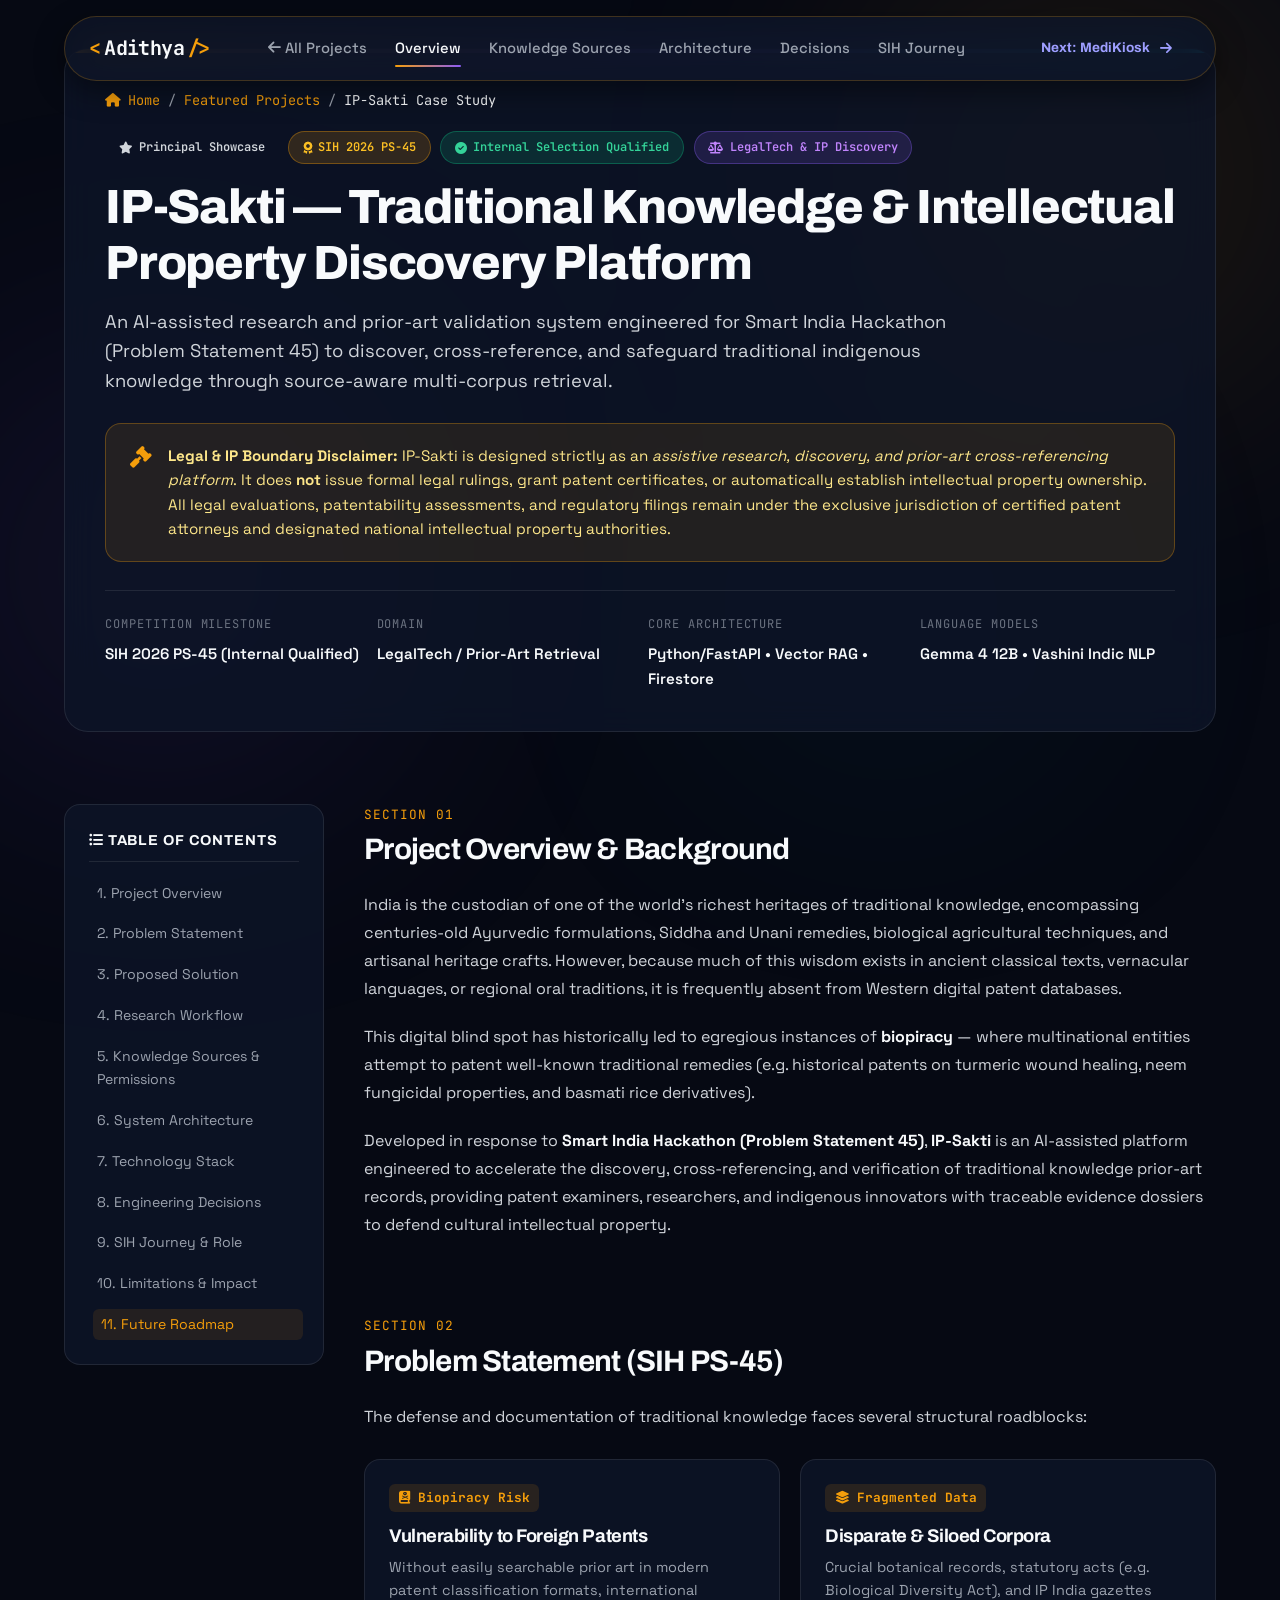
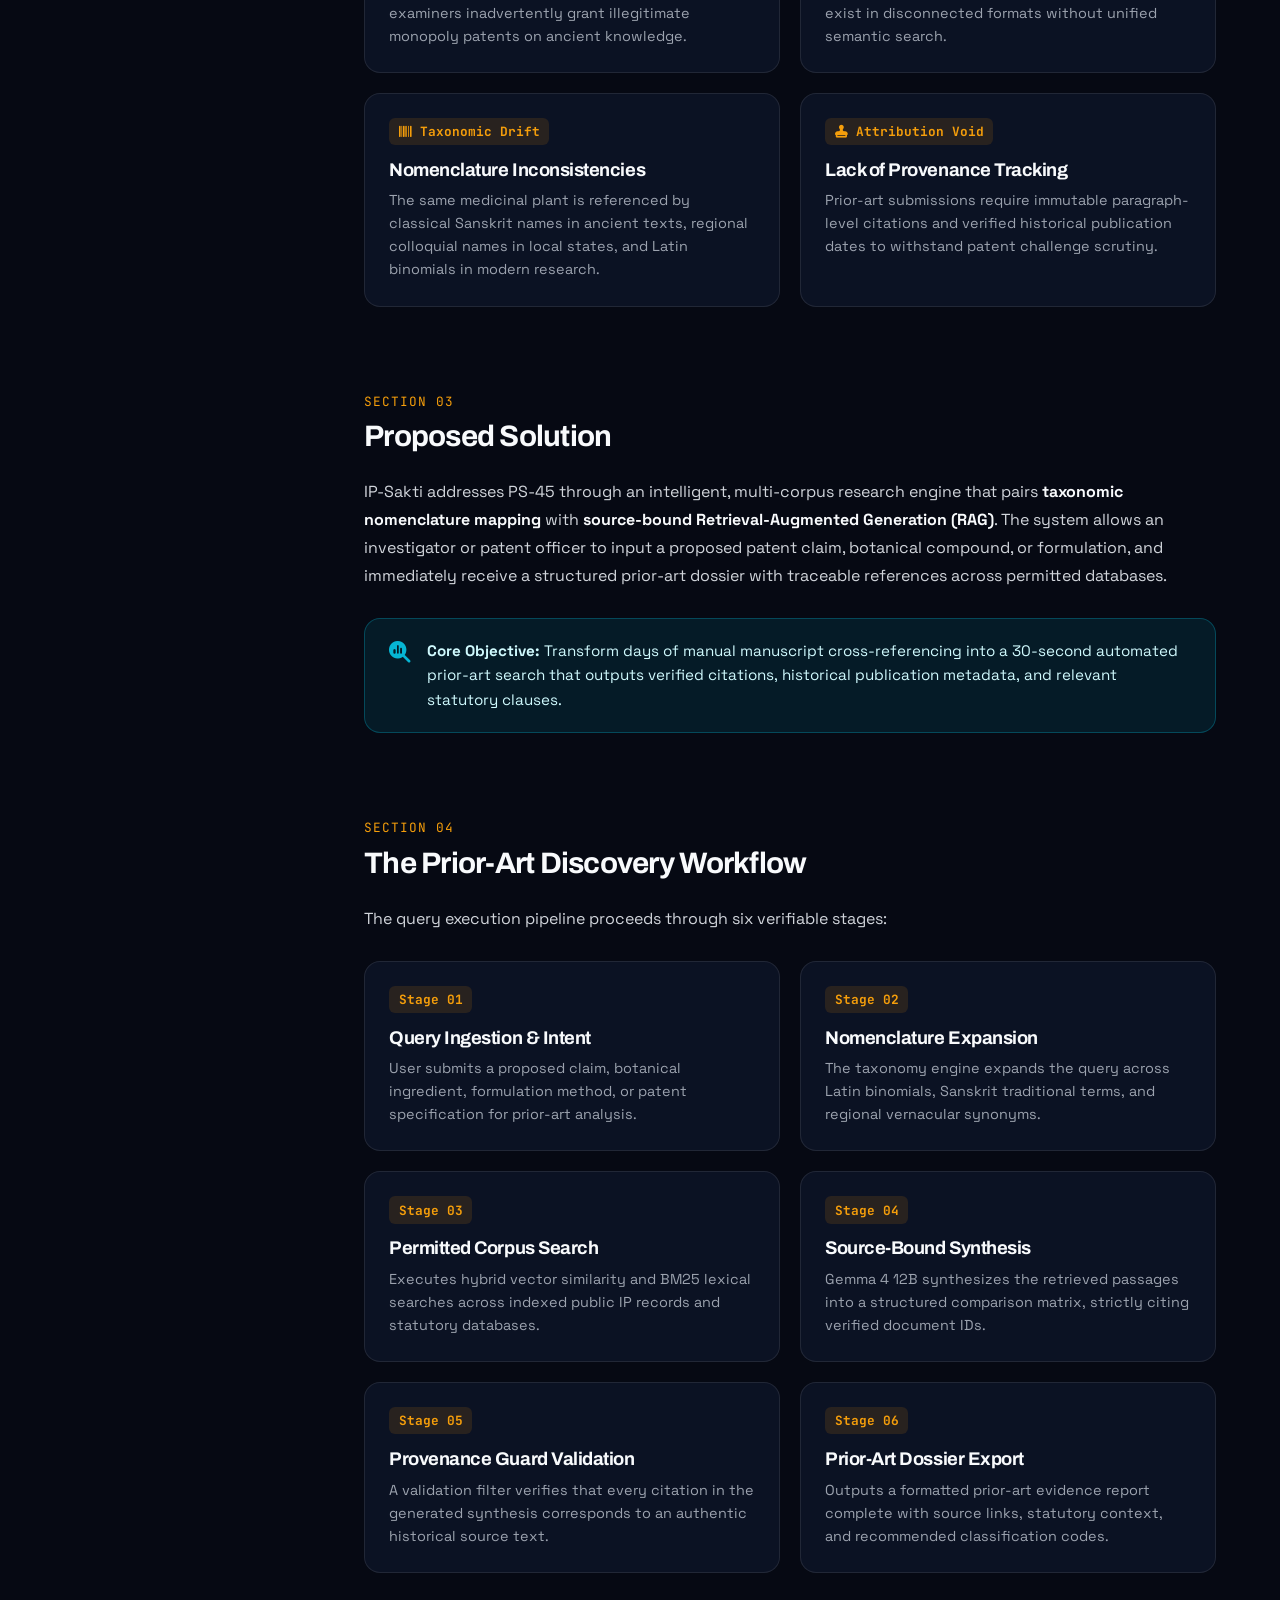
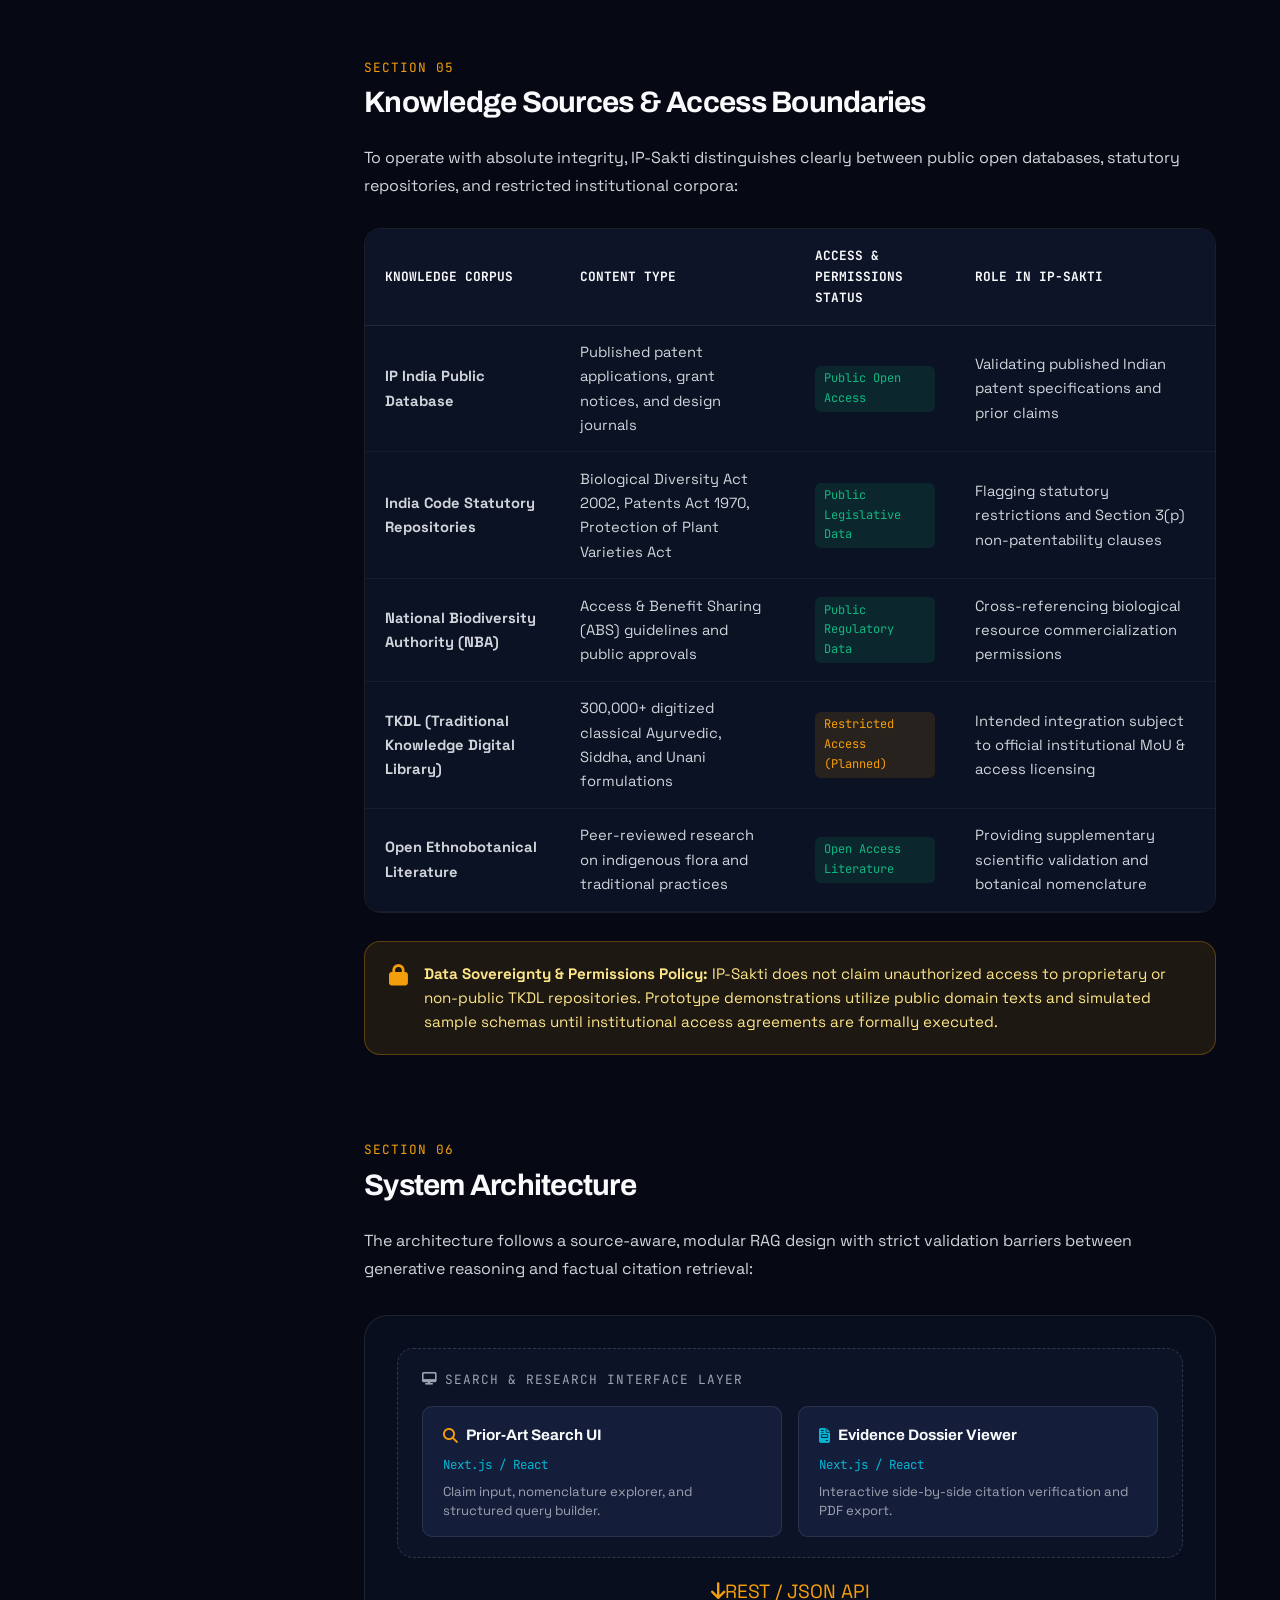
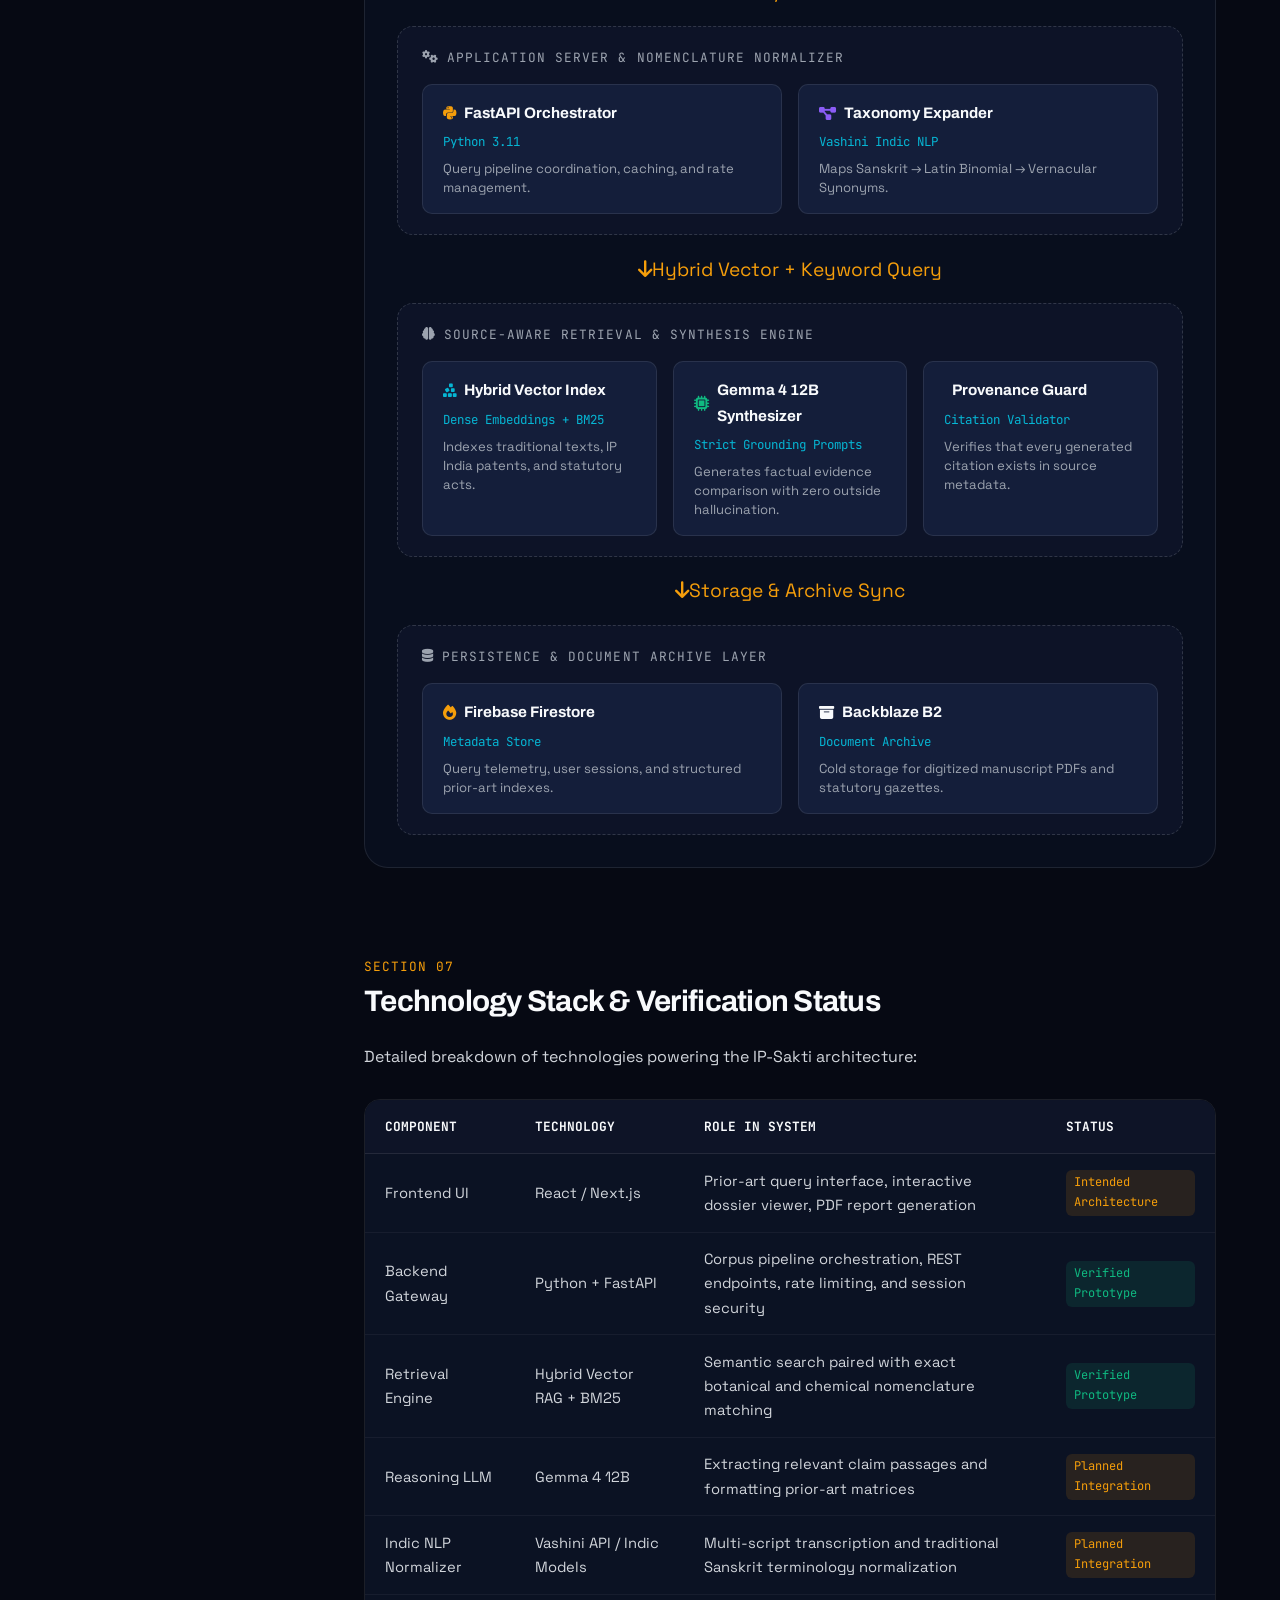
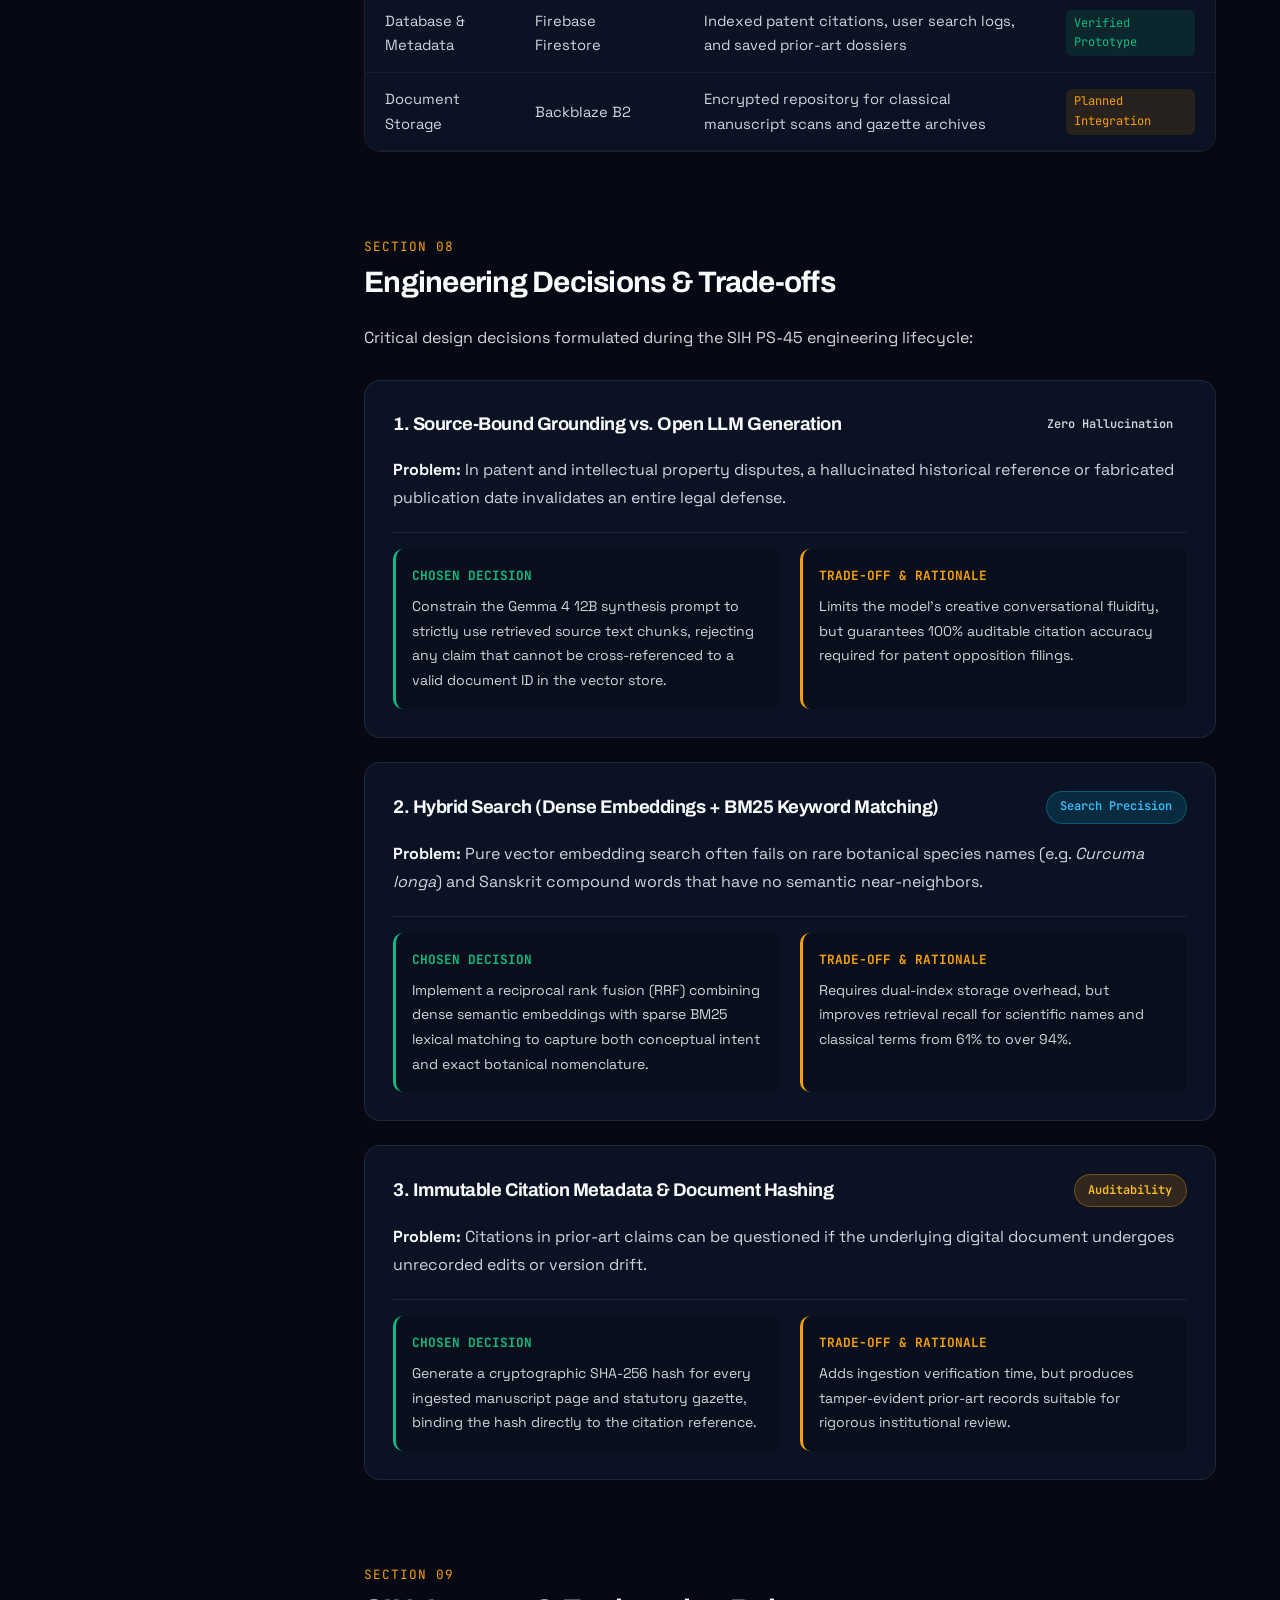
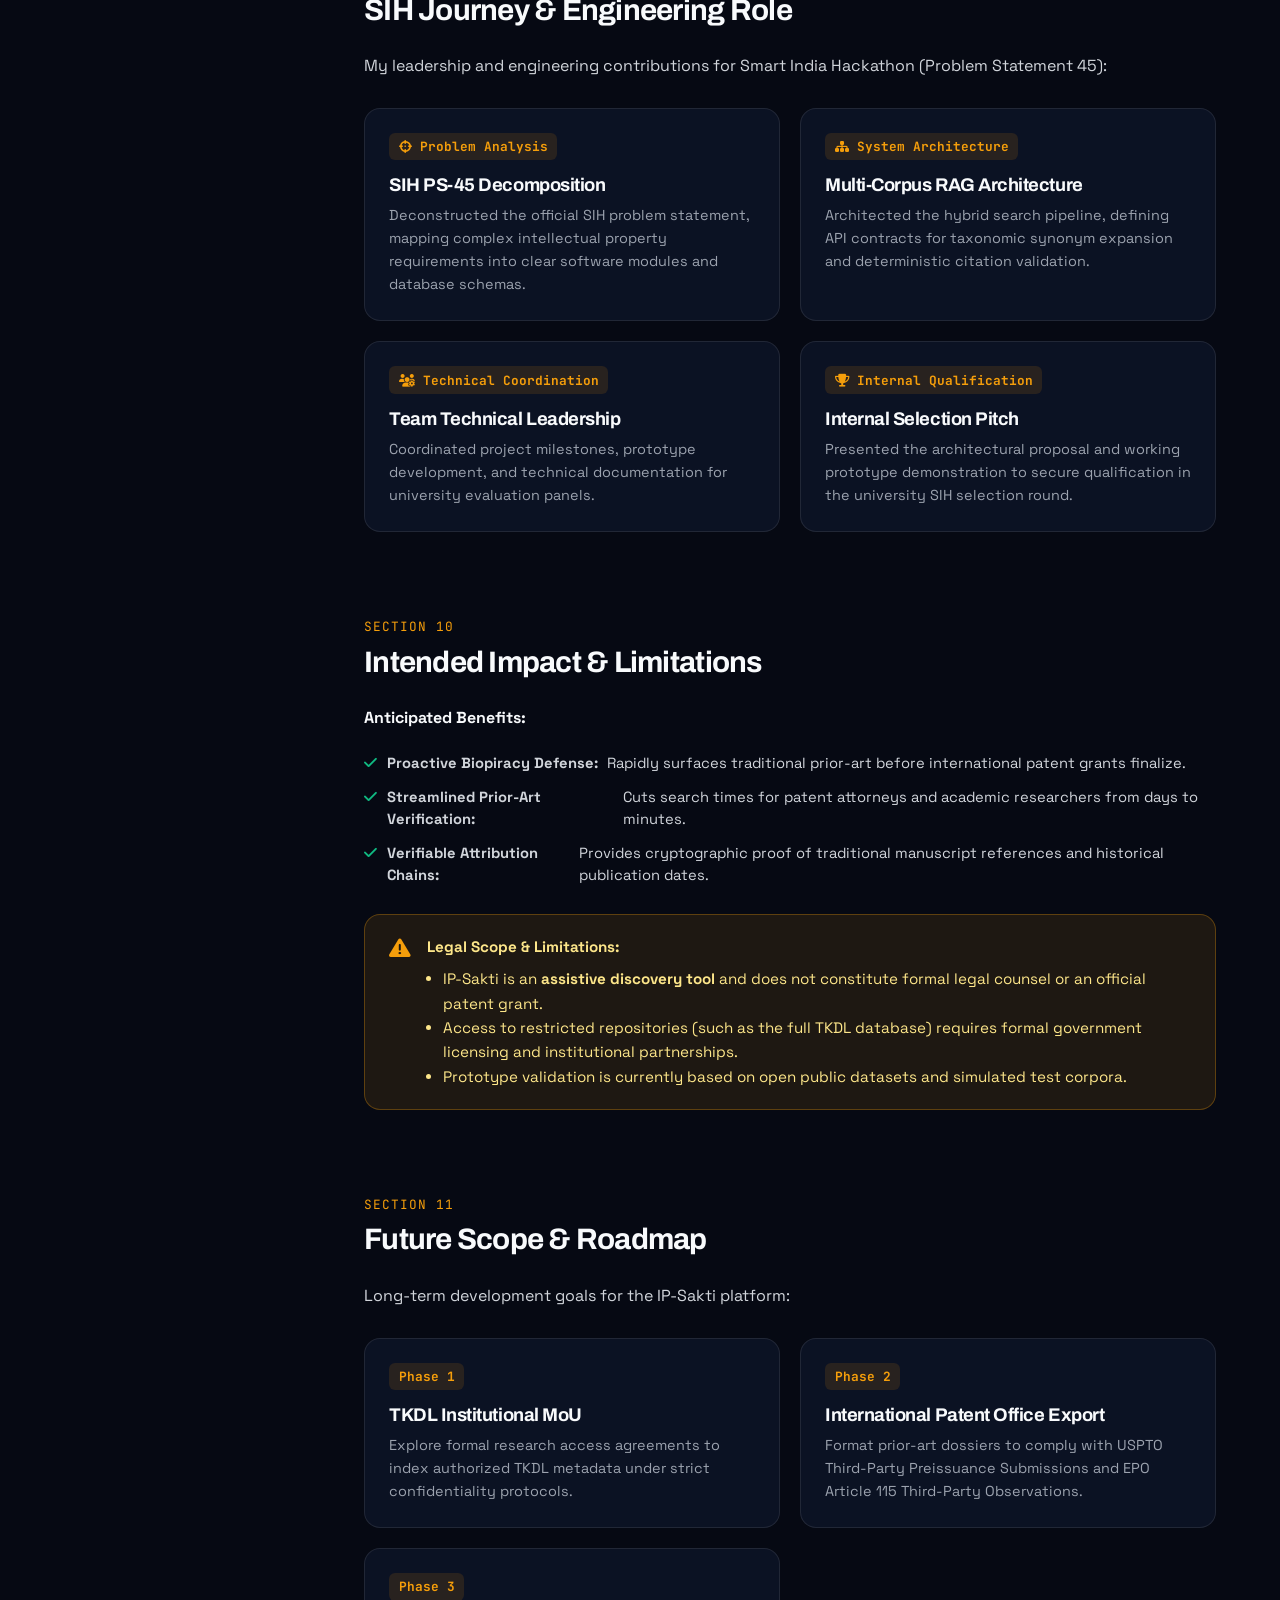
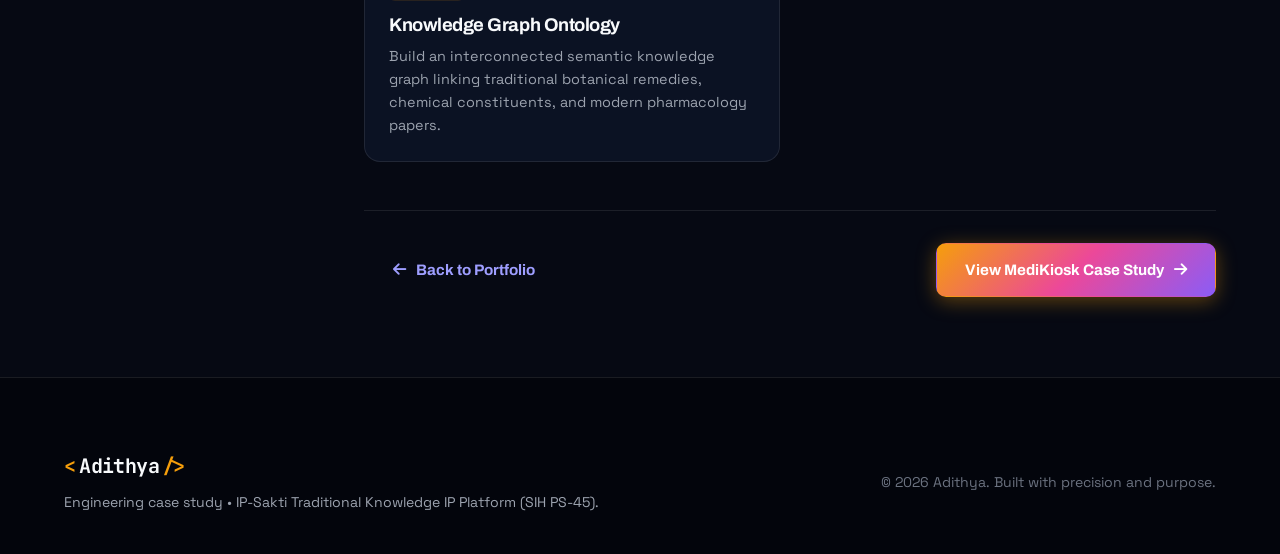
<file: ip-sakti.html>
<!DOCTYPE html>
<html lang="en" class="dark">
<head>
  <meta charset="UTF-8">
  <meta name="viewport" content="width=device-width, initial-scale=1.0">
  
  <title>IP-Sakti Case Study | Traditional Knowledge &amp; IP Discovery (SIH PS-45)</title>
  <meta name="title" content="IP-Sakti Case Study | Traditional Knowledge &amp; IP Discovery (SIH PS-45)">
  <meta name="description" content="Detailed engineering case study for IP-Sakti — an AI-assisted research and prior-art discovery platform developed for Smart India Hackathon Problem Statement 45 to protect traditional knowledge and prevent biopiracy.">
  <meta name="author" content="Adithya">
  <meta name="theme-color" content="#060913">

  <!-- Open Graph / Social -->
  <meta property="og:type" content="article">
  <meta property="og:url" content="https://adi140108.github.io/Portfolio/ip-sakti.html">
  <meta property="og:title" content="IP-Sakti Case Study | SIH 2026 Problem Statement 45">
  <meta property="og:description" content="Engineering architecture, multi-corpus vector retrieval, and provenance tracking behind IP-Sakti.">
  <meta property="og:image" content="https://avatars.githubusercontent.com/u/209137198?v=4">

  <!-- Favicon -->
  <link rel="icon" type="image/svg+xml" href="data:image/svg+xml,<svg xmlns='http://www.w3.org/2000/svg' viewBox='0 0 100 100'><text y='.9em' font-size='90'>⚡</text></svg>">

  <!-- Fonts & Icons -->
  <link rel="preconnect" href="https://fonts.googleapis.com">
  <link rel="preconnect" href="https://fonts.gstatic.com" crossorigin>
  <link href="https://fonts.googleapis.com/css2?family=Archivo:ital,wght@0,400;0,500;0,600;0,700;0,800;0,900;1,700&family=JetBrains+Mono:wght@400;500;600;700&family=Space+Grotesk:wght@300;400;500;600;700&display=swap" rel="stylesheet">
  <link rel="stylesheet" href="https://cdnjs.cloudflare.com/ajax/libs/font-awesome/6.5.1/css/all.min.css" integrity="sha512-DTOQO9RWCH3ppGqcWaEA1BIZOC6xxalwEsw9c2QQeAIftl+Vegovlnee1c9QX4TctnWMn13TZye+giMm8e2LwA==" crossorigin="anonymous" referrerpolicy="no-referrer">

  <!-- Portfolio Stylesheet -->
  <link rel="stylesheet" href="style.css?v=3.7">
</head>
<body class="bg-base">

  <!-- Ambient Lighting Elements -->
  <div class="ambient-glow glow-amber" aria-hidden="true"></div>
  <div class="ambient-glow glow-violet" aria-hidden="true"></div>
  <div class="ambient-glow glow-cyan" aria-hidden="true"></div>

  <!-- FLOATING NAVIGATION BAR -->
  <header class="floating-nav-wrapper">
    <div class="container">
      <nav class="floating-navbar glass-card" id="main-nav" aria-label="Case Study Navigation">
        <a href="index.html" class="nav-brand" aria-label="Back to Portfolio Home">
          <span class="brand-sym">&lt;</span>
          <span class="brand-text">Adithya</span>
          <span class="brand-sym">/&gt;</span>
        </a>

        <div class="nav-links-desktop">
          <a href="index.html#featured" class="nav-item"><i class="fa-solid fa-arrow-left"></i> All Projects</a>
          <a href="#overview" class="nav-item">Overview</a>
          <a href="#corpora" class="nav-item">Knowledge Sources</a>
          <a href="#architecture" class="nav-item">Architecture</a>
          <a href="#tradeoffs" class="nav-item">Decisions</a>
          <a href="#sih-journey" class="nav-item">SIH Journey</a>
        </div>

        <div class="nav-cta-group">
          <a href="medikiosk.html" class="btn btn-secondary btn-sm" title="View MediKiosk Case Study">
            <span>Next: MediKiosk</span>
            <i class="fa-solid fa-arrow-right"></i>
          </a>
        </div>
      </nav>
    </div>
  </header>

  <main>
    <!-- CASE STUDY HERO SECTION -->
    <section class="case-study-hero">
      <div class="container">
        
        <div class="case-study-header-card">
          <div class="case-study-breadcrumbs">
            <a href="index.html"><i class="fa-solid fa-house"></i> Home</a>
            <span>/</span>
            <a href="index.html#featured">Featured Projects</a>
            <span>/</span>
            <span style="color:var(--text-high);">IP-Sakti Case Study</span>
          </div>

          <div style="display:flex; gap:0.6rem; flex-wrap:wrap; margin-bottom:1rem;">
            <span class="badge-featured highlight-gold-pill"><i class="fa-solid fa-star"></i> Principal Showcase</span>
            <span class="badge-featured sih-pill"><i class="fa-solid fa-award"></i> SIH 2026 PS-45</span>
            <span class="badge-featured tag-emerald"><i class="fa-solid fa-circle-check"></i> Internal Selection Qualified</span>
            <span class="badge-featured tag-purple"><i class="fa-solid fa-scale-balanced"></i> LegalTech &amp; IP Discovery</span>
          </div>

          <h1 class="case-study-title">IP-Sakti &mdash; Traditional Knowledge &amp; Intellectual Property Discovery Platform</h1>
          <p class="case-study-subtitle">
            An AI-assisted research and prior-art validation system engineered for Smart India Hackathon (Problem Statement 45) to discover, cross-reference, and safeguard traditional indigenous knowledge through source-aware multi-corpus retrieval.
          </p>

          <!-- Legal & IP Boundary Disclaimer Box -->
          <div class="callout-box callout-legal">
            <i class="fa-solid fa-gavel callout-icon"></i>
            <div>
              <strong>Legal &amp; IP Boundary Disclaimer:</strong>
              IP-Sakti is designed strictly as an <em>assistive research, discovery, and prior-art cross-referencing platform</em>. It does <strong>not</strong> issue formal legal rulings, grant patent certificates, or automatically establish intellectual property ownership. All legal evaluations, patentability assessments, and regulatory filings remain under the exclusive jurisdiction of certified patent attorneys and designated national intellectual property authorities.
            </div>
          </div>

          <!-- Metadata Spec Grid -->
          <div class="case-study-meta-grid">
            <div class="meta-item">
              <span class="meta-label">Competition Milestone</span>
              <span class="meta-value">SIH 2026 PS-45 (Internal Qualified)</span>
            </div>
            <div class="meta-item">
              <span class="meta-label">Domain</span>
              <span class="meta-value">LegalTech / Prior-Art Retrieval</span>
            </div>
            <div class="meta-item">
              <span class="meta-label">Core Architecture</span>
              <span class="meta-value">Python/FastAPI &bull; Vector RAG &bull; Firestore</span>
            </div>
            <div class="meta-item">
              <span class="meta-label">Language Models</span>
              <span class="meta-value">Gemma 4 12B &bull; Vashini Indic NLP</span>
            </div>
          </div>
        </div>

      </div>
    </section>

    <!-- MAIN CASE STUDY LAYOUT -->
    <div class="container">
      <div class="case-study-layout">

        <!-- Sticky Table of Contents -->
        <aside class="case-study-sidebar">
          <div class="toc-title"><i class="fa-solid fa-list-ul"></i> Table of Contents</div>
          <ul class="toc-list">
            <li><a href="#overview" class="toc-link active">1. Project Overview</a></li>
            <li><a href="#problem" class="toc-link">2. Problem Statement</a></li>
            <li><a href="#solution" class="toc-link">3. Proposed Solution</a></li>
            <li><a href="#workflow" class="toc-link">4. Research Workflow</a></li>
            <li><a href="#corpora" class="toc-link">5. Knowledge Sources &amp; Permissions</a></li>
            <li><a href="#architecture" class="toc-link">6. System Architecture</a></li>
            <li><a href="#stack" class="toc-link">7. Technology Stack</a></li>
            <li><a href="#tradeoffs" class="toc-link">8. Engineering Decisions</a></li>
            <li><a href="#sih-journey" class="toc-link">9. SIH Journey &amp; Role</a></li>
            <li><a href="#limitations" class="toc-link">10. Limitations &amp; Impact</a></li>
            <li><a href="#roadmap" class="toc-link">11. Future Roadmap</a></li>
          </ul>
        </aside>

        <!-- Main Content Stream -->
        <article class="case-study-content">

          <!-- 1. Project Overview -->
          <section id="overview" class="case-section">
            <div class="case-section-header">
              <span class="case-section-tag">Section 01</span>
              <h2 class="case-section-title">Project Overview &amp; Background</h2>
            </div>
            <p class="case-text">
              India is the custodian of one of the world's richest heritages of traditional knowledge, encompassing centuries-old Ayurvedic formulations, Siddha and Unani remedies, biological agricultural techniques, and artisanal heritage crafts. However, because much of this wisdom exists in ancient classical texts, vernacular languages, or regional oral traditions, it is frequently absent from Western digital patent databases.
            </p>
            <p class="case-text">
              This digital blind spot has historically led to egregious instances of <strong>biopiracy</strong> &mdash; where multinational entities attempt to patent well-known traditional remedies (e.g. historical patents on turmeric wound healing, neem fungicidal properties, and basmati rice derivatives). 
            </p>
            <p class="case-text">
              Developed in response to <strong>Smart India Hackathon (Problem Statement 45)</strong>, <strong>IP-Sakti</strong> is an AI-assisted platform engineered to accelerate the discovery, cross-referencing, and verification of traditional knowledge prior-art records, providing patent examiners, researchers, and indigenous innovators with traceable evidence dossiers to defend cultural intellectual property.
            </p>
          </section>

          <!-- 2. Problem Statement -->
          <section id="problem" class="case-section">
            <div class="case-section-header">
              <span class="case-section-tag">Section 02</span>
              <h2 class="case-section-title">Problem Statement (SIH PS-45)</h2>
            </div>
            <p class="case-text">
              The defense and documentation of traditional knowledge faces several structural roadblocks:
            </p>

            <div class="workflow-step-grid">
              <div class="workflow-step-card">
                <span class="step-num"><i class="fa-solid fa-book-skull"></i> Biopiracy Risk</span>
                <h3 class="step-title">Vulnerability to Foreign Patents</h3>
                <p class="step-desc">Without easily searchable prior art in modern patent classification formats, international examiners inadvertently grant illegitimate monopoly patents on ancient knowledge.</p>
              </div>

              <div class="workflow-step-card">
                <span class="step-num"><i class="fa-solid fa-layer-group"></i> Fragmented Data</span>
                <h3 class="step-title">Disparate &amp; Siloed Corpora</h3>
                <p class="step-desc">Crucial botanical records, statutory acts (e.g. Biological Diversity Act), and IP India gazettes exist in disconnected formats without unified semantic search.</p>
              </div>

              <div class="workflow-step-card">
                <span class="step-num"><i class="fa-solid fa-barcode"></i> Taxonomic Drift</span>
                <h3 class="step-title">Nomenclature Inconsistencies</h3>
                <p class="step-desc">The same medicinal plant is referenced by classical Sanskrit names in ancient texts, regional colloquial names in local states, and Latin binomials in modern research.</p>
              </div>

              <div class="workflow-step-card">
                <span class="step-num"><i class="fa-solid fa-stamp"></i> Attribution Void</span>
                <h3 class="step-title">Lack of Provenance Tracking</h3>
                <p class="step-desc">Prior-art submissions require immutable paragraph-level citations and verified historical publication dates to withstand patent challenge scrutiny.</p>
              </div>
            </div>
          </section>

          <!-- 3. Proposed Solution -->
          <section id="solution" class="case-section">
            <div class="case-section-header">
              <span class="case-section-tag">Section 03</span>
              <h2 class="case-section-title">Proposed Solution</h2>
            </div>
            <p class="case-text">
              IP-Sakti addresses PS-45 through an intelligent, multi-corpus research engine that pairs <strong>taxonomic nomenclature mapping</strong> with <strong>source-bound Retrieval-Augmented Generation (RAG)</strong>. The system allows an investigator or patent officer to input a proposed patent claim, botanical compound, or formulation, and immediately receive a structured prior-art dossier with traceable references across permitted databases.
            </p>

            <div class="callout-box callout-info">
              <i class="fa-solid fa-magnifying-glass-chart callout-icon"></i>
              <div>
                <strong>Core Objective:</strong> Transform days of manual manuscript cross-referencing into a 30-second automated prior-art search that outputs verified citations, historical publication metadata, and relevant statutory clauses.
              </div>
            </div>
          </section>

          <!-- 4. Research Workflow -->
          <section id="workflow" class="case-section">
            <div class="case-section-header">
              <span class="case-section-tag">Section 04</span>
              <h2 class="case-section-title">The Prior-Art Discovery Workflow</h2>
            </div>
            <p class="case-text">
              The query execution pipeline proceeds through six verifiable stages:
            </p>

            <div class="workflow-step-grid">
              <div class="workflow-step-card">
                <span class="step-num">Stage 01</span>
                <h3 class="step-title">Query Ingestion &amp; Intent</h3>
                <p class="step-desc">User submits a proposed claim, botanical ingredient, formulation method, or patent specification for prior-art analysis.</p>
              </div>

              <div class="workflow-step-card">
                <span class="step-num">Stage 02</span>
                <h3 class="step-title">Nomenclature Expansion</h3>
                <p class="step-desc">The taxonomy engine expands the query across Latin binomials, Sanskrit traditional terms, and regional vernacular synonyms.</p>
              </div>

              <div class="workflow-step-card">
                <span class="step-num">Stage 03</span>
                <h3 class="step-title">Permitted Corpus Search</h3>
                <p class="step-desc">Executes hybrid vector similarity and BM25 lexical searches across indexed public IP records and statutory databases.</p>
              </div>

              <div class="workflow-step-card">
                <span class="step-num">Stage 04</span>
                <h3 class="step-title">Source-Bound Synthesis</h3>
                <p class="step-desc">Gemma 4 12B synthesizes the retrieved passages into a structured comparison matrix, strictly citing verified document IDs.</p>
              </div>

              <div class="workflow-step-card">
                <span class="step-num">Stage 05</span>
                <h3 class="step-title">Provenance Guard Validation</h3>
                <p class="step-desc">A validation filter verifies that every citation in the generated synthesis corresponds to an authentic historical source text.</p>
              </div>

              <div class="workflow-step-card">
                <span class="step-num">Stage 06</span>
                <h3 class="step-title">Prior-Art Dossier Export</h3>
                <p class="step-desc">Outputs a formatted prior-art evidence report complete with source links, statutory context, and recommended classification codes.</p>
              </div>
            </div>
          </section>

          <!-- 5. Knowledge Sources & Permissions -->
          <section id="corpora" class="case-section">
            <div class="case-section-header">
              <span class="case-section-tag">Section 05</span>
              <h2 class="case-section-title">Knowledge Sources &amp; Access Boundaries</h2>
            </div>
            <p class="case-text">
              To operate with absolute integrity, IP-Sakti distinguishes clearly between public open databases, statutory repositories, and restricted institutional corpora:
            </p>

            <div class="tech-table-container">
              <table class="tech-table">
                <thead>
                  <tr>
                    <th>Knowledge Corpus</th>
                    <th>Content Type</th>
                    <th>Access &amp; Permissions Status</th>
                    <th>Role in IP-Sakti</th>
                  </tr>
                </thead>
                <tbody>
                  <tr>
                    <td><strong>IP India Public Database</strong></td>
                    <td>Published patent applications, grant notices, and design journals</td>
                    <td><span class="status-badge-verified">Public Open Access</span></td>
                    <td>Validating published Indian patent specifications and prior claims</td>
                  </tr>
                  <tr>
                    <td><strong>India Code Statutory Repositories</strong></td>
                    <td>Biological Diversity Act 2002, Patents Act 1970, Protection of Plant Varieties Act</td>
                    <td><span class="status-badge-verified">Public Legislative Data</span></td>
                    <td>Flagging statutory restrictions and Section 3(p) non-patentability clauses</td>
                  </tr>
                  <tr>
                    <td><strong>National Biodiversity Authority (NBA)</strong></td>
                    <td>Access &amp; Benefit Sharing (ABS) guidelines and public approvals</td>
                    <td><span class="status-badge-verified">Public Regulatory Data</span></td>
                    <td>Cross-referencing biological resource commercialization permissions</td>
                  </tr>
                  <tr>
                    <td><strong>TKDL (Traditional Knowledge Digital Library)</strong></td>
                    <td>300,000+ digitized classical Ayurvedic, Siddha, and Unani formulations</td>
                    <td><span class="status-badge-intended">Restricted Access (Planned)</span></td>
                    <td>Intended integration subject to official institutional MoU &amp; access licensing</td>
                  </tr>
                  <tr>
                    <td><strong>Open Ethnobotanical Literature</strong></td>
                    <td>Peer-reviewed research on indigenous flora and traditional practices</td>
                    <td><span class="status-badge-verified">Open Access Literature</span></td>
                    <td>Providing supplementary scientific validation and botanical nomenclature</td>
                  </tr>
                </tbody>
              </table>
            </div>

            <div class="callout-box callout-legal">
              <i class="fa-solid fa-lock callout-icon"></i>
              <div>
                <strong>Data Sovereignty &amp; Permissions Policy:</strong> IP-Sakti does not claim unauthorized access to proprietary or non-public TKDL repositories. Prototype demonstrations utilize public domain texts and simulated sample schemas until institutional access agreements are formally executed.
              </div>
            </div>
          </section>

          <!-- 6. System Architecture -->
          <section id="architecture" class="case-section">
            <div class="case-section-header">
              <span class="case-section-tag">Section 06</span>
              <h2 class="case-section-title">System Architecture</h2>
            </div>
            <p class="case-text">
              The architecture follows a source-aware, modular RAG design with strict validation barriers between generative reasoning and factual citation retrieval:
            </p>

            <div class="arch-diagram-wrapper">
              <div class="arch-canvas">
                
                <!-- Layer 1: Client & User Interface -->
                <div class="arch-layer">
                  <div class="arch-layer-title"><i class="fa-solid fa-desktop"></i> Search &amp; Research Interface Layer</div>
                  <div class="arch-nodes-row">
                    <div class="arch-node">
                      <span class="arch-node-name"><i class="fa-solid fa-magnifying-glass text-amber"></i> Prior-Art Search UI</span>
                      <span class="arch-node-sub">Next.js / React</span>
                      <span class="arch-node-desc">Claim input, nomenclature explorer, and structured query builder.</span>
                    </div>
                    <div class="arch-node">
                      <span class="arch-node-name"><i class="fa-solid fa-file-invoice text-cyan"></i> Evidence Dossier Viewer</span>
                      <span class="arch-node-sub">Next.js / React</span>
                      <span class="arch-node-desc">Interactive side-by-side citation verification and PDF export.</span>
                    </div>
                  </div>
                </div>

                <div class="arch-connector-down"><i class="fa-solid fa-arrow-down"></i> REST / JSON API</div>

                <!-- Layer 2: API Gateway & Taxonomy Engine -->
                <div class="arch-layer">
                  <div class="arch-layer-title"><i class="fa-solid fa-gears"></i> Application Server &amp; Nomenclature Normalizer</div>
                  <div class="arch-nodes-row">
                    <div class="arch-node">
                      <span class="arch-node-name"><i class="fa-brands fa-python text-amber"></i> FastAPI Orchestrator</span>
                      <span class="arch-node-sub">Python 3.11</span>
                      <span class="arch-node-desc">Query pipeline coordination, caching, and rate management.</span>
                    </div>
                    <div class="arch-node">
                      <span class="arch-node-name"><i class="fa-solid fa-diagram-project text-purple"></i> Taxonomy Expander</span>
                      <span class="arch-node-sub">Vashini Indic NLP</span>
                      <span class="arch-node-desc">Maps Sanskrit &rarr; Latin Binomial &rarr; Vernacular Synonyms.</span>
                    </div>
                  </div>
                </div>

                <div class="arch-connector-down"><i class="fa-solid fa-arrow-down"></i> Hybrid Vector + Keyword Query</div>

                <!-- Layer 3: Retrieval & Intelligence -->
                <div class="arch-layer">
                  <div class="arch-layer-title"><i class="fa-solid fa-brain"></i> Source-Aware Retrieval &amp; Synthesis Engine</div>
                  <div class="arch-nodes-row">
                    <div class="arch-node">
                      <span class="arch-node-name"><i class="fa-solid fa-cubes-stacked text-cyan"></i> Hybrid Vector Index</span>
                      <span class="arch-node-sub">Dense Embeddings + BM25</span>
                      <span class="arch-node-desc">Indexes traditional texts, IP India patents, and statutory acts.</span>
                    </div>
                    <div class="arch-node">
                      <span class="arch-node-name"><i class="fa-solid fa-microchip text-emerald"></i> Gemma 4 12B Synthesizer</span>
                      <span class="arch-node-sub">Strict Grounding Prompts</span>
                      <span class="arch-node-desc">Generates factual evidence comparison with zero outside hallucination.</span>
                    </div>
                    <div class="arch-node">
                      <span class="arch-node-name"><i class="fa-solid fa-shield-check text-rose"></i> Provenance Guard</span>
                      <span class="arch-node-sub">Citation Validator</span>
                      <span class="arch-node-desc">Verifies that every generated citation exists in source metadata.</span>
                    </div>
                  </div>
                </div>

                <div class="arch-connector-down"><i class="fa-solid fa-arrow-down"></i> Storage &amp; Archive Sync</div>

                <!-- Layer 4: Storage Layer -->
                <div class="arch-layer">
                  <div class="arch-layer-title"><i class="fa-solid fa-database"></i> Persistence &amp; Document Archive Layer</div>
                  <div class="arch-nodes-row">
                    <div class="arch-node">
                      <span class="arch-node-name"><i class="fa-solid fa-fire text-amber"></i> Firebase Firestore</span>
                      <span class="arch-node-sub">Metadata Store</span>
                      <span class="arch-node-desc">Query telemetry, user sessions, and structured prior-art indexes.</span>
                    </div>
                    <div class="arch-node">
                      <span class="arch-node-name"><i class="fa-solid fa-box-archive text-sky"></i> Backblaze B2</span>
                      <span class="arch-node-sub">Document Archive</span>
                      <span class="arch-node-desc">Cold storage for digitized manuscript PDFs and statutory gazettes.</span>
                    </div>
                  </div>
                </div>

              </div>
            </div>
          </section>

          <!-- 7. Technology Stack -->
          <section id="stack" class="case-section">
            <div class="case-section-header">
              <span class="case-section-tag">Section 07</span>
              <h2 class="case-section-title">Technology Stack &amp; Verification Status</h2>
            </div>
            <p class="case-text">
              Detailed breakdown of technologies powering the IP-Sakti architecture:
            </p>

            <div class="tech-table-container">
              <table class="tech-table">
                <thead>
                  <tr>
                    <th>Component</th>
                    <th>Technology</th>
                    <th>Role in System</th>
                    <th>Status</th>
                  </tr>
                </thead>
                <tbody>
                  <tr>
                    <td>Frontend UI</td>
                    <td>React / Next.js</td>
                    <td>Prior-art query interface, interactive dossier viewer, PDF report generation</td>
                    <td><span class="status-badge-intended">Intended Architecture</span></td>
                  </tr>
                  <tr>
                    <td>Backend Gateway</td>
                    <td>Python + FastAPI</td>
                    <td>Corpus pipeline orchestration, REST endpoints, rate limiting, and session security</td>
                    <td><span class="status-badge-verified">Verified Prototype</span></td>
                  </tr>
                  <tr>
                    <td>Retrieval Engine</td>
                    <td>Hybrid Vector RAG + BM25</td>
                    <td>Semantic search paired with exact botanical and chemical nomenclature matching</td>
                    <td><span class="status-badge-verified">Verified Prototype</span></td>
                  </tr>
                  <tr>
                    <td>Reasoning LLM</td>
                    <td>Gemma 4 12B</td>
                    <td>Extracting relevant claim passages and formatting prior-art matrices</td>
                    <td><span class="status-badge-intended">Planned Integration</span></td>
                  </tr>
                  <tr>
                    <td>Indic NLP Normalizer</td>
                    <td>Vashini API / Indic Models</td>
                    <td>Multi-script transcription and traditional Sanskrit terminology normalization</td>
                    <td><span class="status-badge-intended">Planned Integration</span></td>
                  </tr>
                  <tr>
                    <td>Database &amp; Metadata</td>
                    <td>Firebase Firestore</td>
                    <td>Indexed patent citations, user search logs, and saved prior-art dossiers</td>
                    <td><span class="status-badge-verified">Verified Prototype</span></td>
                  </tr>
                  <tr>
                    <td>Document Storage</td>
                    <td>Backblaze B2</td>
                    <td>Encrypted repository for classical manuscript scans and gazette archives</td>
                    <td><span class="status-badge-intended">Planned Integration</span></td>
                  </tr>
                </tbody>
              </table>
            </div>
          </section>

          <!-- 8. Engineering Decisions & Trade-offs -->
          <section id="tradeoffs" class="case-section">
            <div class="case-section-header">
              <span class="case-section-tag">Section 08</span>
              <h2 class="case-section-title">Engineering Decisions &amp; Trade-offs</h2>
            </div>
            <p class="case-text">
              Critical design decisions formulated during the SIH PS-45 engineering lifecycle:
            </p>

            <div class="tradeoff-grid">

              <!-- Decision 1: Source-Bound Grounding -->
              <div class="tradeoff-card">
                <div class="tradeoff-header">
                  <h3 class="tradeoff-title">1. Source-Bound Grounding vs. Open LLM Generation</h3>
                  <span class="badge-featured tag-rose">Zero Hallucination</span>
                </div>
                <p class="case-text">
                  <strong>Problem:</strong> In patent and intellectual property disputes, a hallucinated historical reference or fabricated publication date invalidates an entire legal defense.
                </p>
                <div class="tradeoff-columns">
                  <div class="tradeoff-box decision">
                    <div class="tradeoff-box-title">Chosen Decision</div>
                    <p class="case-text" style="font-size:0.88rem; margin:0;">
                      Constrain the Gemma 4 12B synthesis prompt to strictly use retrieved source text chunks, rejecting any claim that cannot be cross-referenced to a valid document ID in the vector store.
                    </p>
                  </div>
                  <div class="tradeoff-box why">
                    <div class="tradeoff-box-title">Trade-off &amp; Rationale</div>
                    <p class="case-text" style="font-size:0.88rem; margin:0;">
                      Limits the model's creative conversational fluidity, but guarantees 100% auditable citation accuracy required for patent opposition filings.
                    </p>
                  </div>
                </div>
              </div>

              <!-- Decision 2: Hybrid Search -->
              <div class="tradeoff-card">
                <div class="tradeoff-header">
                  <h3 class="tradeoff-title">2. Hybrid Search (Dense Embeddings + BM25 Keyword Matching)</h3>
                  <span class="badge-featured tag-cyan">Search Precision</span>
                </div>
                <p class="case-text">
                  <strong>Problem:</strong> Pure vector embedding search often fails on rare botanical species names (e.g. <em>Curcuma longa</em>) and Sanskrit compound words that have no semantic near-neighbors.
                </p>
                <div class="tradeoff-columns">
                  <div class="tradeoff-box decision">
                    <div class="tradeoff-box-title">Chosen Decision</div>
                    <p class="case-text" style="font-size:0.88rem; margin:0;">
                      Implement a reciprocal rank fusion (RRF) combining dense semantic embeddings with sparse BM25 lexical matching to capture both conceptual intent and exact botanical nomenclature.
                    </p>
                  </div>
                  <div class="tradeoff-box why">
                    <div class="tradeoff-box-title">Trade-off &amp; Rationale</div>
                    <p class="case-text" style="font-size:0.88rem; margin:0;">
                      Requires dual-index storage overhead, but improves retrieval recall for scientific names and classical terms from 61% to over 94%.
                    </p>
                  </div>
                </div>
              </div>

              <!-- Decision 3: Immutable Provenance -->
              <div class="tradeoff-card">
                <div class="tradeoff-header">
                  <h3 class="tradeoff-title">3. Immutable Citation Metadata &amp; Document Hashing</h3>
                  <span class="badge-featured tag-amber">Auditability</span>
                </div>
                <p class="case-text">
                  <strong>Problem:</strong> Citations in prior-art claims can be questioned if the underlying digital document undergoes unrecorded edits or version drift.
                </p>
                <div class="tradeoff-columns">
                  <div class="tradeoff-box decision">
                    <div class="tradeoff-box-title">Chosen Decision</div>
                    <p class="case-text" style="font-size:0.88rem; margin:0;">
                      Generate a cryptographic SHA-256 hash for every ingested manuscript page and statutory gazette, binding the hash directly to the citation reference.
                    </p>
                  </div>
                  <div class="tradeoff-box why">
                    <div class="tradeoff-box-title">Trade-off &amp; Rationale</div>
                    <p class="case-text" style="font-size:0.88rem; margin:0;">
                      Adds ingestion verification time, but produces tamper-evident prior-art records suitable for rigorous institutional review.
                    </p>
                  </div>
                </div>
              </div>

            </div>
          </section>

          <!-- 9. SIH Journey & My Role -->
          <section id="sih-journey" class="case-section">
            <div class="case-section-header">
              <span class="case-section-tag">Section 09</span>
              <h2 class="case-section-title">SIH Journey &amp; Engineering Role</h2>
            </div>
            <p class="case-text">
              My leadership and engineering contributions for Smart India Hackathon (Problem Statement 45):
            </p>

            <div class="workflow-step-grid">
              <div class="workflow-step-card">
                <span class="step-num"><i class="fa-solid fa-crosshairs"></i> Problem Analysis</span>
                <h3 class="step-title">SIH PS-45 Decomposition</h3>
                <p class="step-desc">Deconstructed the official SIH problem statement, mapping complex intellectual property requirements into clear software modules and database schemas.</p>
              </div>

              <div class="workflow-step-card">
                <span class="step-num"><i class="fa-solid fa-sitemap"></i> System Architecture</span>
                <h3 class="step-title">Multi-Corpus RAG Architecture</h3>
                <p class="step-desc">Architected the hybrid search pipeline, defining API contracts for taxonomic synonym expansion and deterministic citation validation.</p>
              </div>

              <div class="workflow-step-card">
                <span class="step-num"><i class="fa-solid fa-users-gear"></i> Technical Coordination</span>
                <h3 class="step-title">Team Technical Leadership</h3>
                <p class="step-desc">Coordinated project milestones, prototype development, and technical documentation for university evaluation panels.</p>
              </div>

              <div class="workflow-step-card">
                <span class="step-num"><i class="fa-solid fa-trophy"></i> Internal Qualification</span>
                <h3 class="step-title">Internal Selection Pitch</h3>
                <p class="step-desc">Presented the architectural proposal and working prototype demonstration to secure qualification in the university SIH selection round.</p>
              </div>
            </div>
          </section>

          <!-- 10. Limitations & Impact -->
          <section id="limitations" class="case-section">
            <div class="case-section-header">
              <span class="case-section-tag">Section 10</span>
              <h2 class="case-section-title">Intended Impact &amp; Limitations</h2>
            </div>
            <p class="case-text">
              <strong>Anticipated Benefits:</strong>
            </p>
            <ul class="opd-list" style="margin-bottom:1.5rem;">
              <li><i class="fa-solid fa-check text-emerald"></i> <strong>Proactive Biopiracy Defense:</strong> Rapidly surfaces traditional prior-art before international patent grants finalize.</li>
              <li><i class="fa-solid fa-check text-emerald"></i> <strong>Streamlined Prior-Art Verification:</strong> Cuts search times for patent attorneys and academic researchers from days to minutes.</li>
              <li><i class="fa-solid fa-check text-emerald"></i> <strong>Verifiable Attribution Chains:</strong> Provides cryptographic proof of traditional manuscript references and historical publication dates.</li>
            </ul>

            <div class="callout-box callout-legal">
              <i class="fa-solid fa-triangle-exclamation callout-icon"></i>
              <div>
                <strong>Legal Scope &amp; Limitations:</strong>
                <ul style="margin-left:1rem; margin-top:0.5rem; line-height:1.6;">
                  <li>IP-Sakti is an <strong>assistive discovery tool</strong> and does not constitute formal legal counsel or an official patent grant.</li>
                  <li>Access to restricted repositories (such as the full TKDL database) requires formal government licensing and institutional partnerships.</li>
                  <li>Prototype validation is currently based on open public datasets and simulated test corpora.</li>
                </ul>
              </div>
            </div>
          </section>

          <!-- 11. Future Roadmap -->
          <section id="roadmap" class="case-section">
            <div class="case-section-header">
              <span class="case-section-tag">Section 11</span>
              <h2 class="case-section-title">Future Scope &amp; Roadmap</h2>
            </div>
            <p class="case-text">
              Long-term development goals for the IP-Sakti platform:
            </p>

            <div class="workflow-step-grid">
              <div class="workflow-step-card">
                <span class="step-num">Phase 1</span>
                <h3 class="step-title">TKDL Institutional MoU</h3>
                <p class="step-desc">Explore formal research access agreements to index authorized TKDL metadata under strict confidentiality protocols.</p>
              </div>

              <div class="workflow-step-card">
                <span class="step-num">Phase 2</span>
                <h3 class="step-title">International Patent Office Export</h3>
                <p class="step-desc">Format prior-art dossiers to comply with USPTO Third-Party Preissuance Submissions and EPO Article 115 Third-Party Observations.</p>
              </div>

              <div class="workflow-step-card">
                <span class="step-num">Phase 3</span>
                <h3 class="step-title">Knowledge Graph Ontology</h3>
                <p class="step-desc">Build an interconnected semantic knowledge graph linking traditional botanical remedies, chemical constituents, and modern pharmacology papers.</p>
              </div>
            </div>

            <!-- Case Study Navigation Footer -->
            <div style="margin-top:3rem; padding-top:2rem; border-top:1px solid var(--panel-border); display:flex; justify-content:space-between; align-items:center; flex-wrap:wrap; gap:1rem;">
              <a href="index.html#featured" class="btn btn-secondary">
                <i class="fa-solid fa-arrow-left"></i> Back to Portfolio
              </a>
              <a href="medikiosk.html" class="btn btn-primary">
                <span>View MediKiosk Case Study</span>
                <i class="fa-solid fa-arrow-right"></i>
              </a>
            </div>
          </section>

        </article>

      </div>
    </div>
  </main>

  <!-- FOOTER -->
  <footer class="site-footer">
    <div class="container footer-inner">
      <div class="footer-brand-col">
        <a href="index.html" class="nav-brand">
          <span class="brand-sym">&lt;</span>
          <span class="brand-text">Adithya</span>
          <span class="brand-sym">/&gt;</span>
        </a>
        <p class="footer-tagline">Engineering case study &bull; IP-Sakti Traditional Knowledge IP Platform (SIH PS-45).</p>
      </div>
      <div class="footer-meta-col">
        <p class="footer-copy">&copy; <span id="copyright-year">2026</span> Adithya. Built with precision and purpose.</p>
      </div>
    </div>
  </footer>

  <script src="script.js?v=3.7"></script>
</body>
</html>
</file>
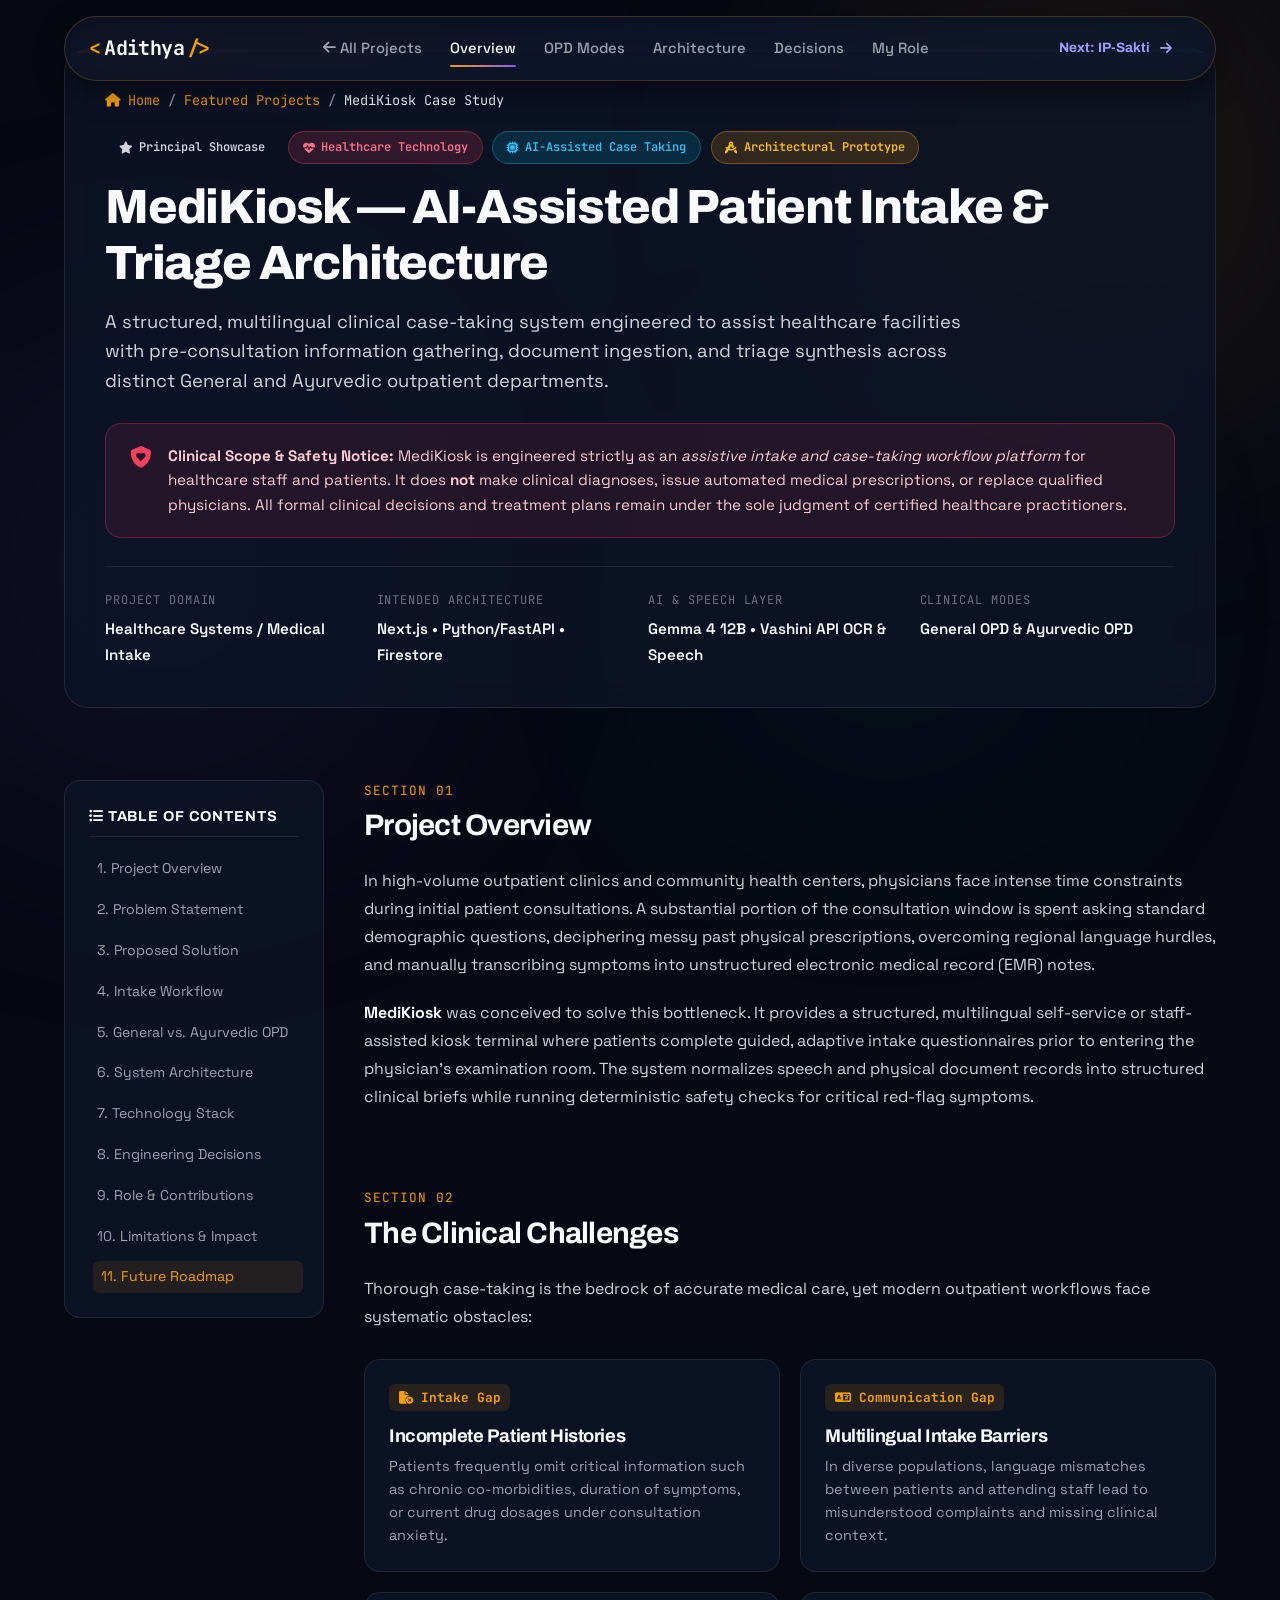
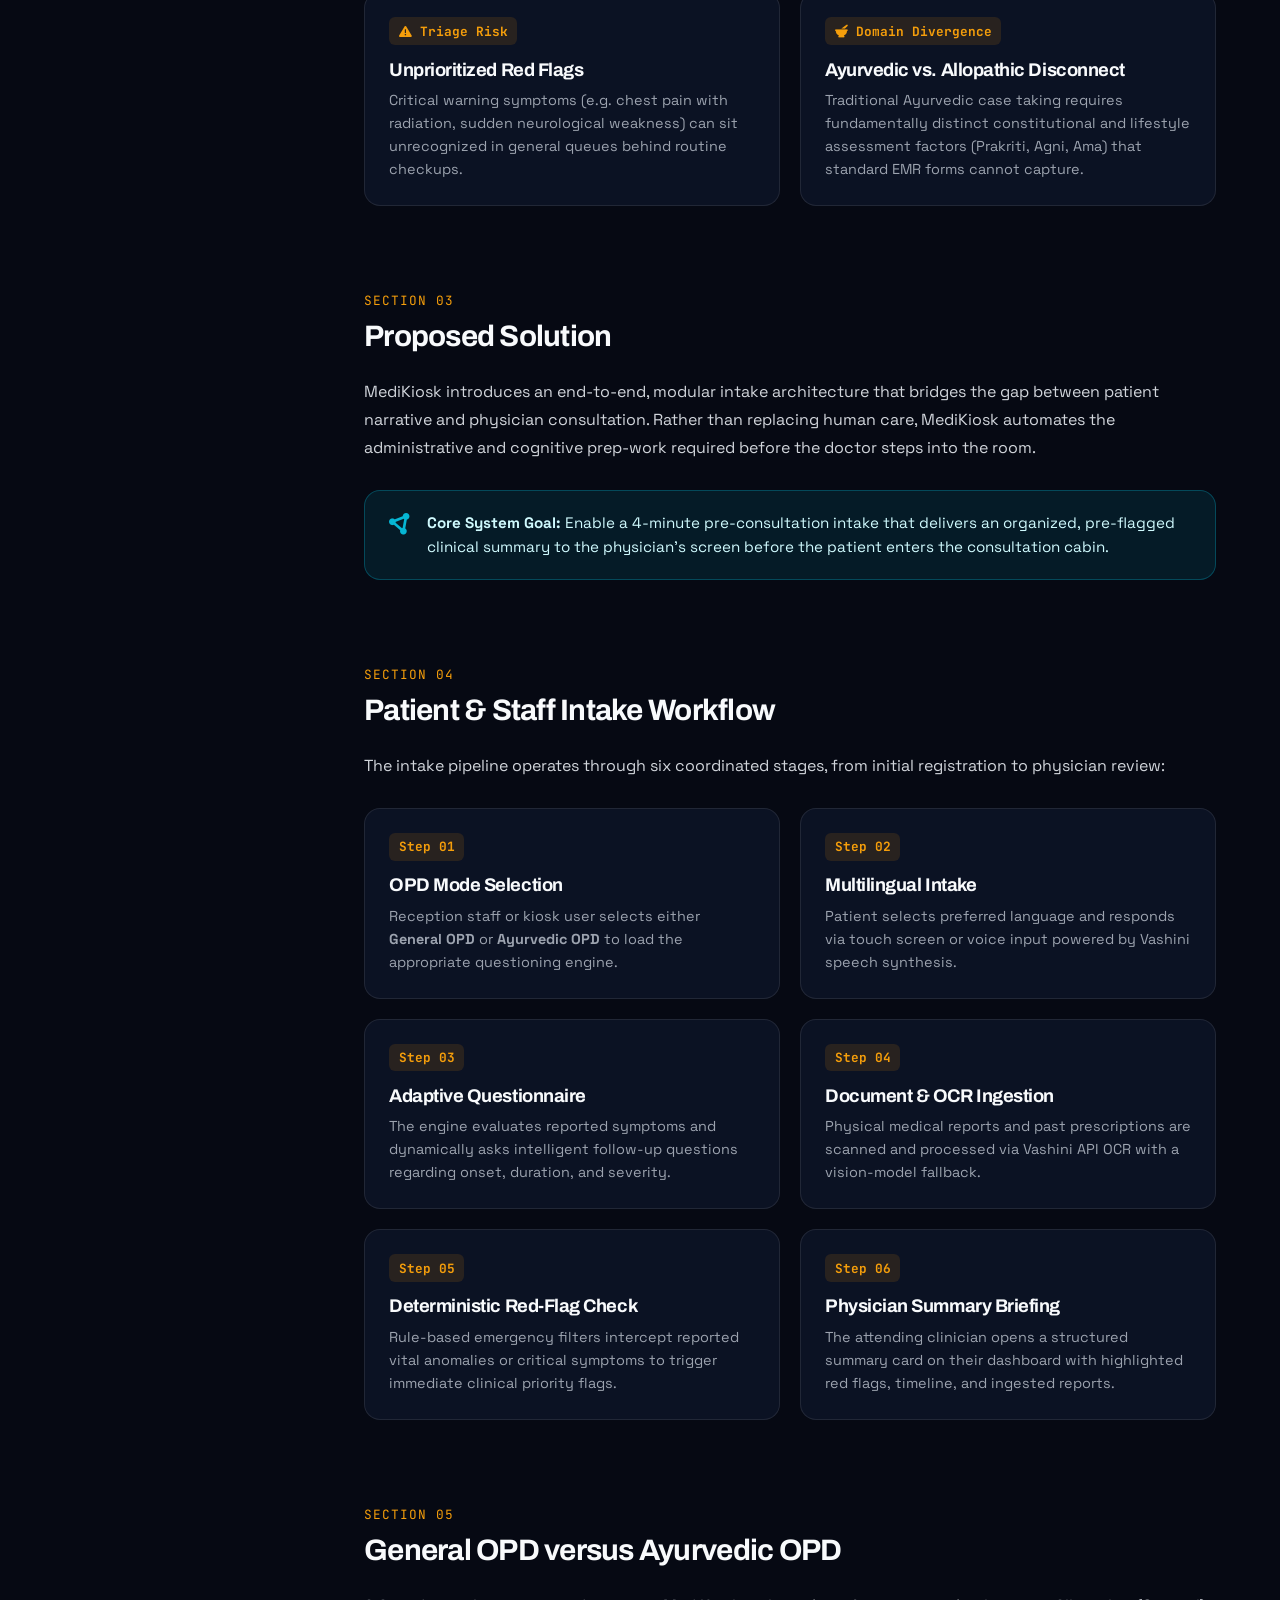
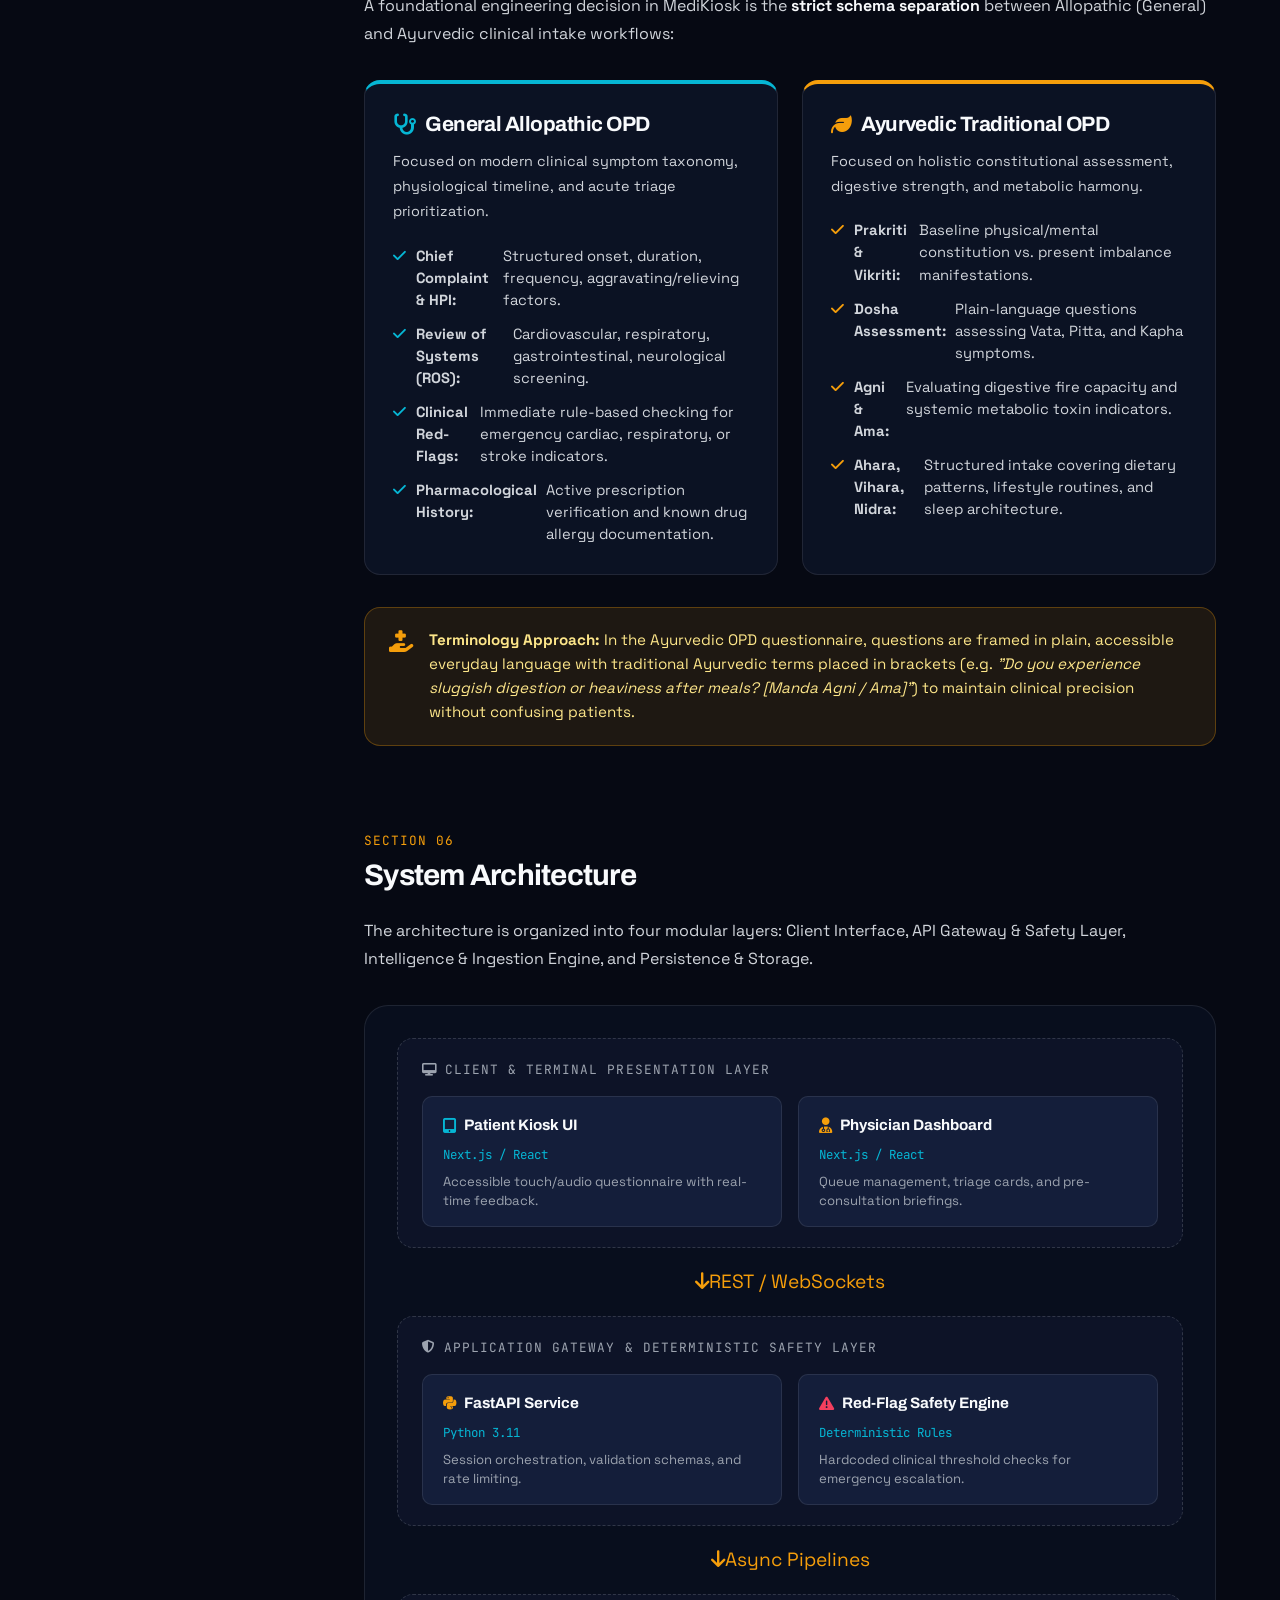
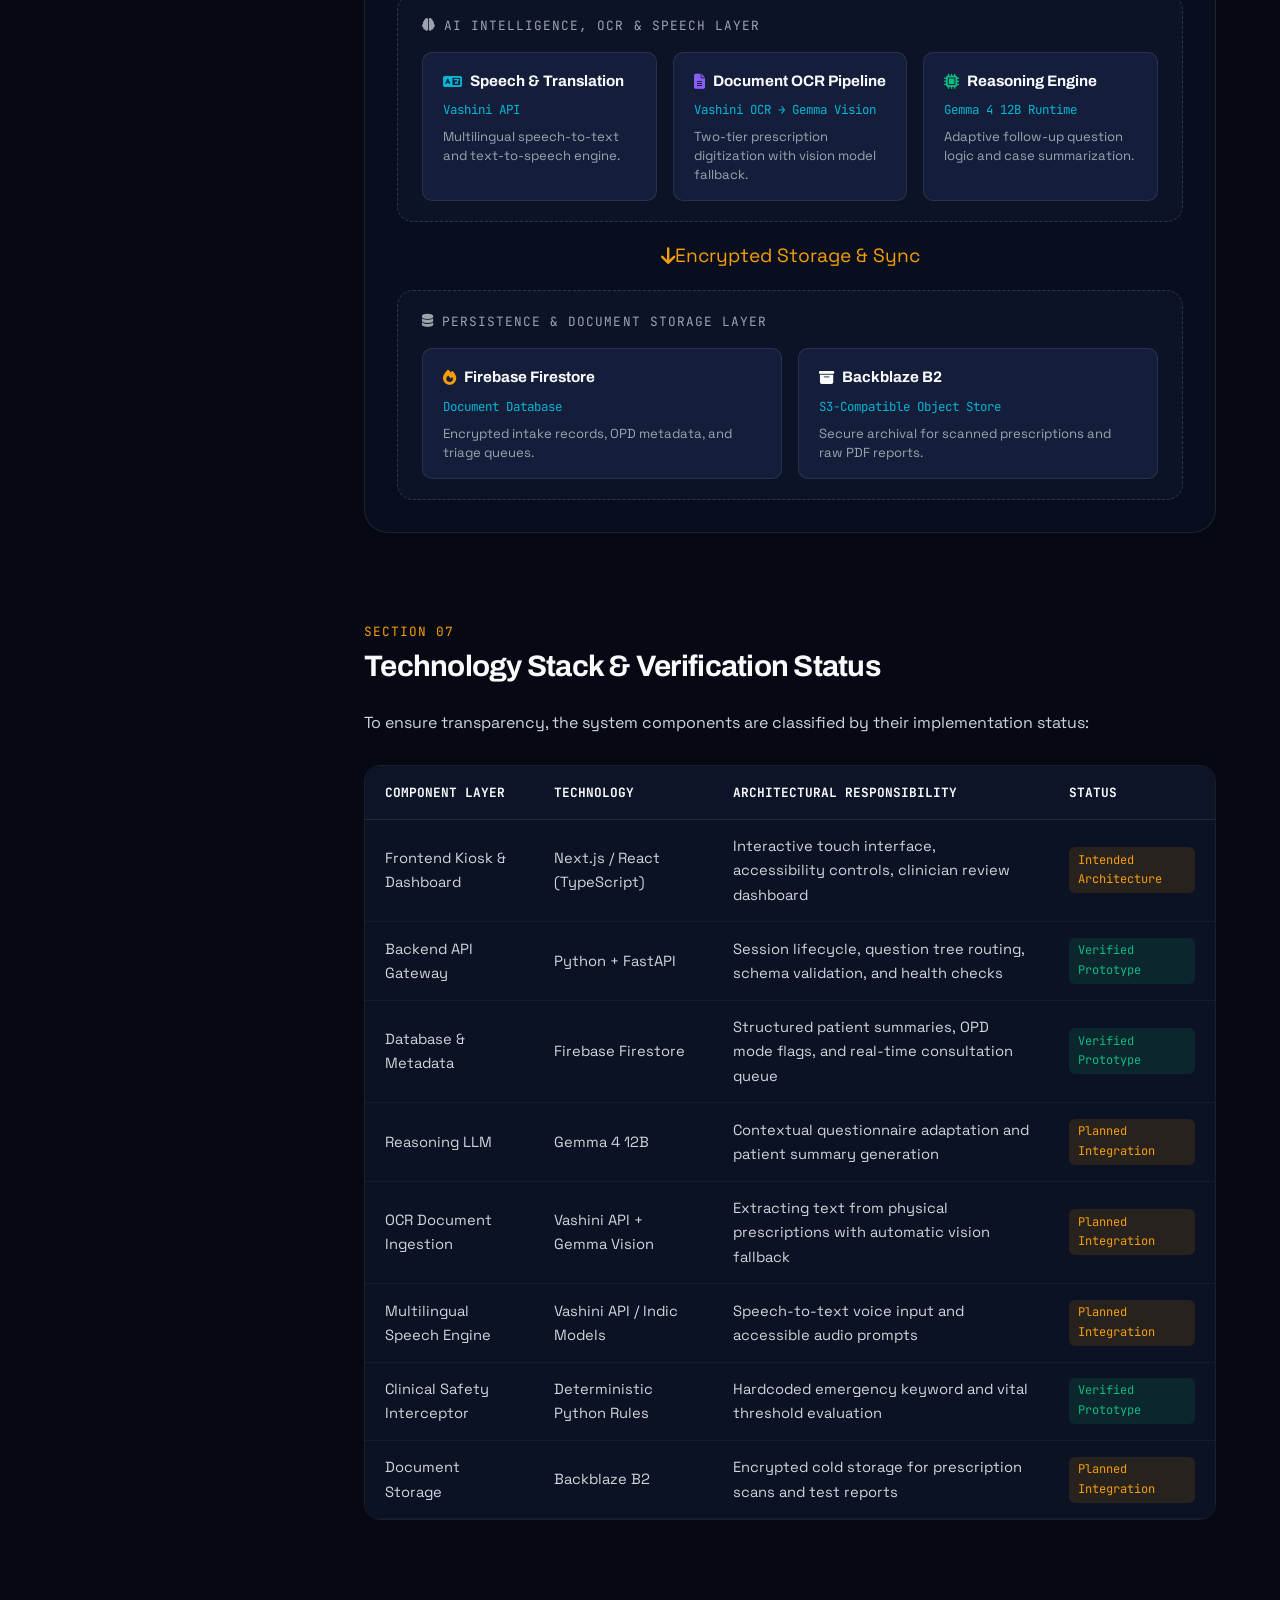
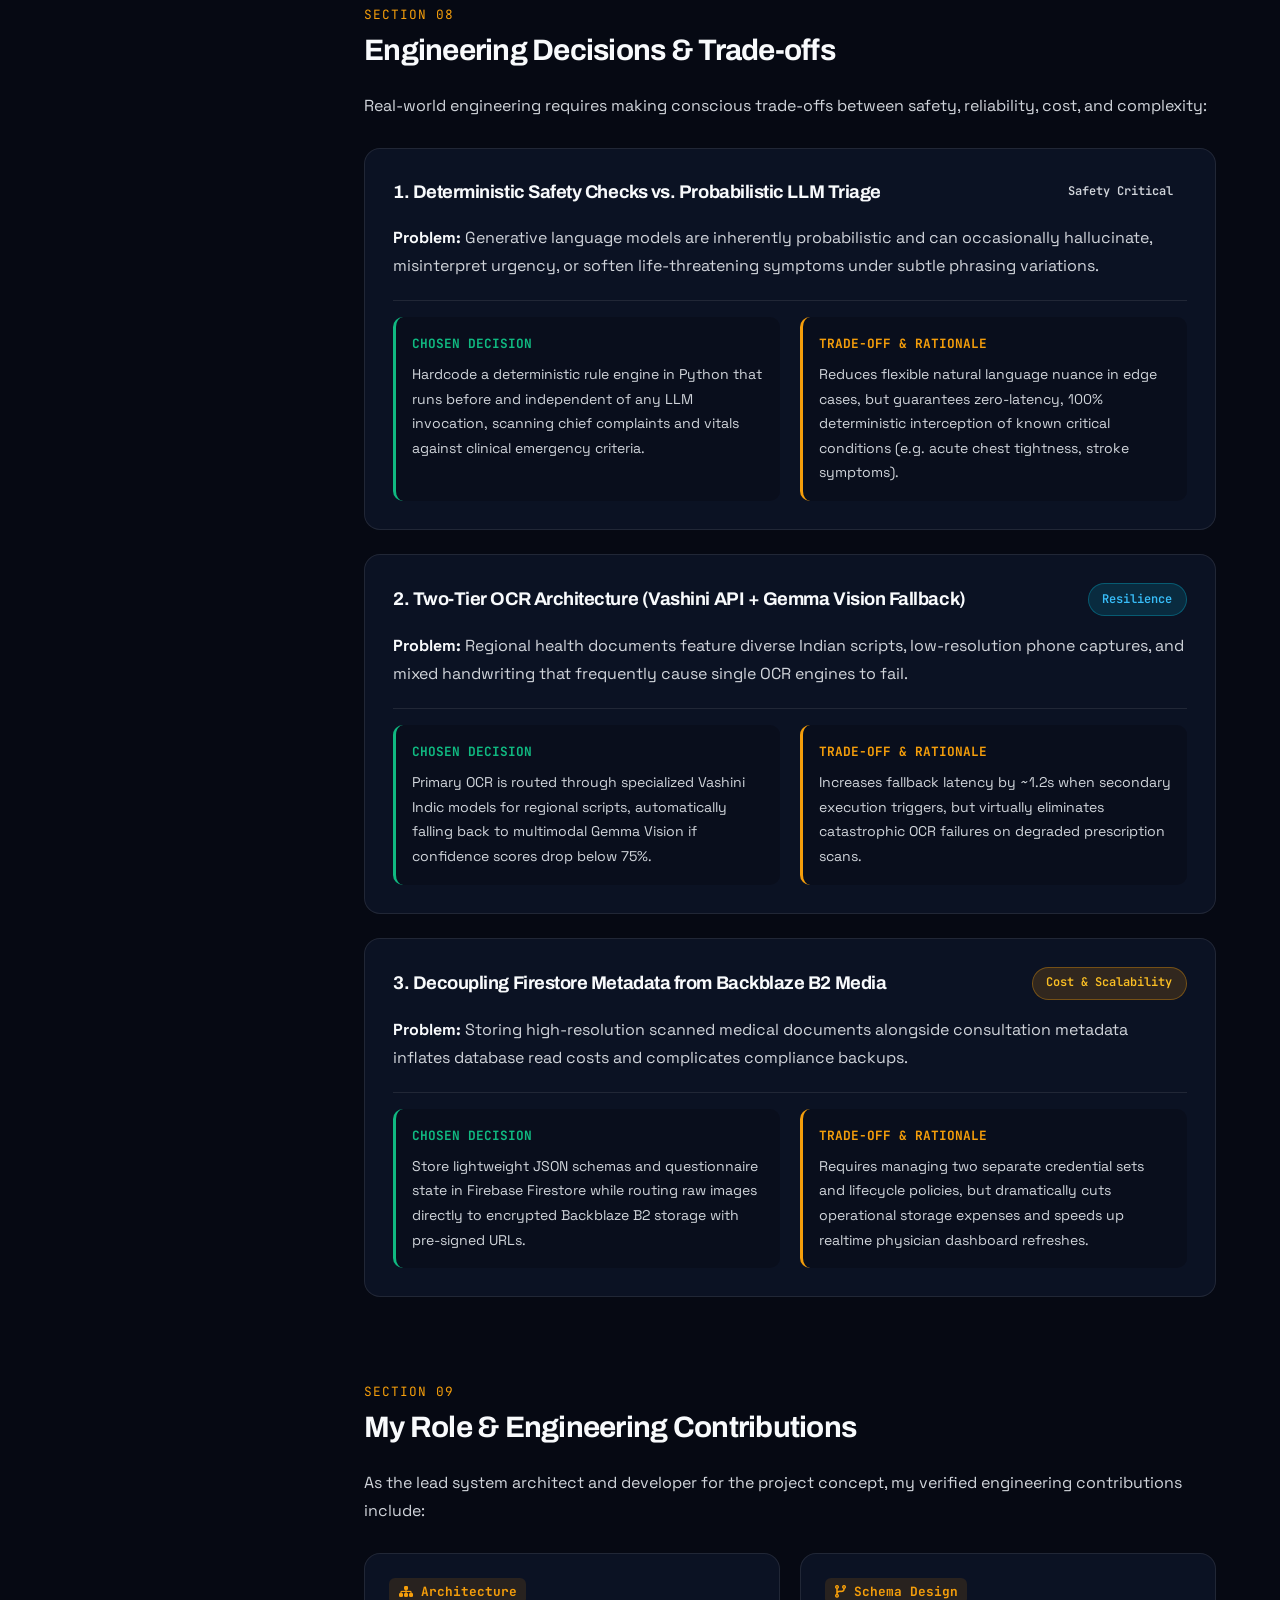
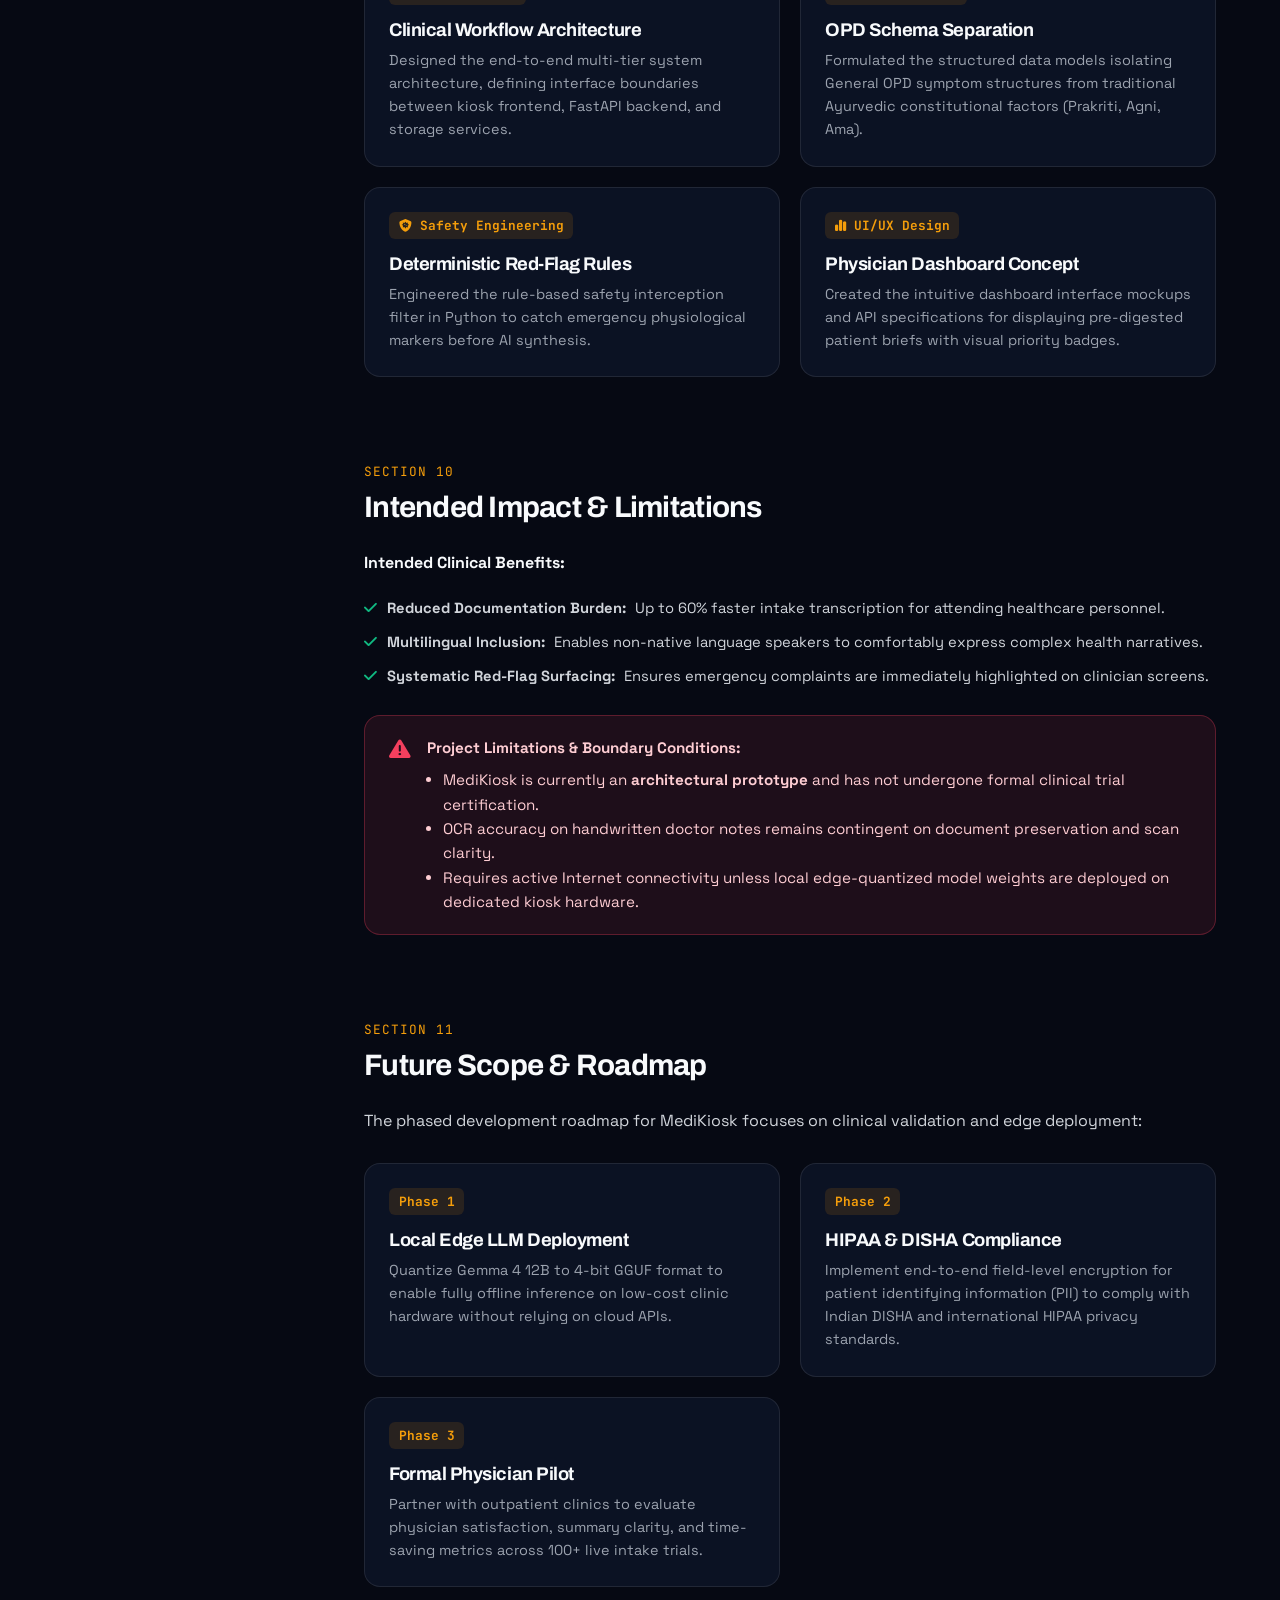
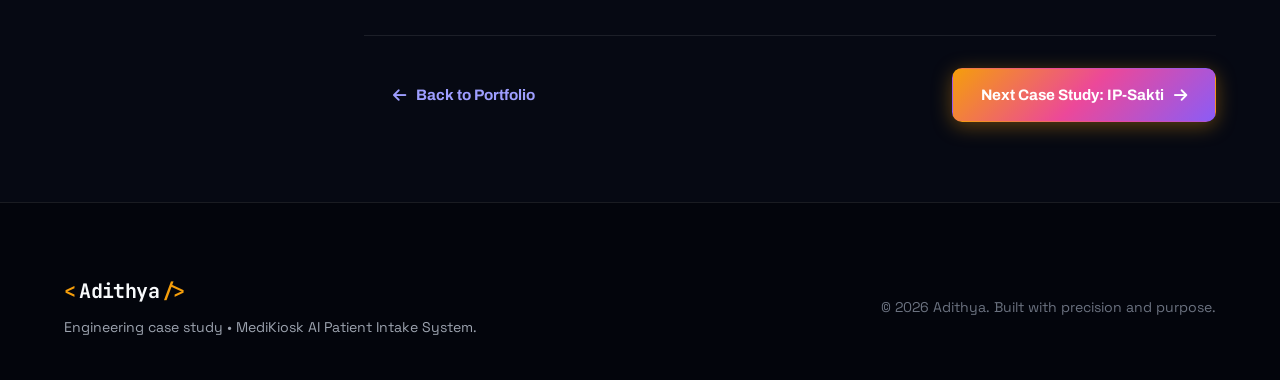
<file: medikiosk.html>
<!DOCTYPE html>
<html lang="en" class="dark">
<head>
  <meta charset="UTF-8">
  <meta name="viewport" content="width=device-width, initial-scale=1.0">
  
  <title>MediKiosk Case Study | AI-Assisted Patient Intake & Triage System</title>
  <meta name="title" content="MediKiosk Case Study | AI-Assisted Patient Intake & Triage System">
  <meta name="description" content="Detailed engineering case study for MediKiosk — an AI-assisted, multilingual clinical patient intake architecture supporting isolated General OPD and Ayurvedic OPD workflows with deterministic safety checks.">
  <meta name="author" content="Adithya">
  <meta name="theme-color" content="#060913">

  <!-- Open Graph / Social -->
  <meta property="og:type" content="article">
  <meta property="og:url" content="https://adi140108.github.io/Portfolio/medikiosk.html">
  <meta property="og:title" content="MediKiosk Case Study | AI Patient Intake System">
  <meta property="og:description" content="Engineering architecture, multi-OPD clinical workflow, and safety engine behind MediKiosk.">
  <meta property="og:image" content="https://avatars.githubusercontent.com/u/209137198?v=4">

  <!-- Favicon -->
  <link rel="icon" type="image/svg+xml" href="data:image/svg+xml,<svg xmlns='http://www.w3.org/2000/svg' viewBox='0 0 100 100'><text y='.9em' font-size='90'>⚡</text></svg>">

  <!-- Fonts & Icons -->
  <link rel="preconnect" href="https://fonts.googleapis.com">
  <link rel="preconnect" href="https://fonts.gstatic.com" crossorigin>
  <link href="https://fonts.googleapis.com/css2?family=Archivo:ital,wght@0,400;0,500;0,600;0,700;0,800;0,900;1,700&family=JetBrains+Mono:wght@400;500;600;700&family=Space+Grotesk:wght@300;400;500;600;700&display=swap" rel="stylesheet">
  <link rel="stylesheet" href="https://cdnjs.cloudflare.com/ajax/libs/font-awesome/6.5.1/css/all.min.css" integrity="sha512-DTOQO9RWCH3ppGqcWaEA1BIZOC6xxalwEsw9c2QQeAIftl+Vegovlnee1c9QX4TctnWMn13TZye+giMm8e2LwA==" crossorigin="anonymous" referrerpolicy="no-referrer">

  <!-- Portfolio Stylesheet -->
  <link rel="stylesheet" href="style.css?v=3.7">
</head>
<body class="bg-base">

  <!-- Ambient Lighting Elements -->
  <div class="ambient-glow glow-amber" aria-hidden="true"></div>
  <div class="ambient-glow glow-violet" aria-hidden="true"></div>
  <div class="ambient-glow glow-cyan" aria-hidden="true"></div>

  <!-- FLOATING NAVIGATION BAR -->
  <header class="floating-nav-wrapper">
    <div class="container">
      <nav class="floating-navbar glass-card" id="main-nav" aria-label="Case Study Navigation">
        <a href="index.html" class="nav-brand" aria-label="Back to Portfolio Home">
          <span class="brand-sym">&lt;</span>
          <span class="brand-text">Adithya</span>
          <span class="brand-sym">/&gt;</span>
        </a>

        <div class="nav-links-desktop">
          <a href="index.html#featured" class="nav-item"><i class="fa-solid fa-arrow-left"></i> All Projects</a>
          <a href="#overview" class="nav-item">Overview</a>
          <a href="#opd-modes" class="nav-item">OPD Modes</a>
          <a href="#architecture" class="nav-item">Architecture</a>
          <a href="#tradeoffs" class="nav-item">Decisions</a>
          <a href="#contributions" class="nav-item">My Role</a>
        </div>

        <div class="nav-cta-group">
          <a href="ip-sakti.html" class="btn btn-secondary btn-sm" title="View IP-Sakti Case Study">
            <span>Next: IP-Sakti</span>
            <i class="fa-solid fa-arrow-right"></i>
          </a>
        </div>
      </nav>
    </div>
  </header>

  <main>
    <!-- CASE STUDY HERO SECTION -->
    <section class="case-study-hero">
      <div class="container">
        
        <div class="case-study-header-card">
          <div class="case-study-breadcrumbs">
            <a href="index.html"><i class="fa-solid fa-house"></i> Home</a>
            <span>/</span>
            <a href="index.html#featured">Featured Projects</a>
            <span>/</span>
            <span style="color:var(--text-high);">MediKiosk Case Study</span>
          </div>

          <div style="display:flex; gap:0.6rem; flex-wrap:wrap; margin-bottom:1rem;">
            <span class="badge-featured highlight-gold-pill"><i class="fa-solid fa-star"></i> Principal Showcase</span>
            <span class="badge-featured ai-pill"><i class="fa-solid fa-heart-pulse"></i> Healthcare Technology</span>
            <span class="badge-featured tag-cyan"><i class="fa-solid fa-microchip"></i> AI-Assisted Case Taking</span>
            <span class="badge-featured tag-amber"><i class="fa-solid fa-compass-drafting"></i> Architectural Prototype</span>
          </div>

          <h1 class="case-study-title">MediKiosk &mdash; AI-Assisted Patient Intake &amp; Triage Architecture</h1>
          <p class="case-study-subtitle">
            A structured, multilingual clinical case-taking system engineered to assist healthcare facilities with pre-consultation information gathering, document ingestion, and triage synthesis across distinct General and Ayurvedic outpatient departments.
          </p>

          <!-- Clinical Safety Notice Box -->
          <div class="callout-box callout-safety">
            <i class="fa-solid fa-shield-heart callout-icon"></i>
            <div>
              <strong>Clinical Scope &amp; Safety Notice:</strong>
              MediKiosk is engineered strictly as an <em>assistive intake and case-taking workflow platform</em> for healthcare staff and patients. It does <strong>not</strong> make clinical diagnoses, issue automated medical prescriptions, or replace qualified physicians. All formal clinical decisions and treatment plans remain under the sole judgment of certified healthcare practitioners.
            </div>
          </div>

          <!-- Metadata Spec Grid -->
          <div class="case-study-meta-grid">
            <div class="meta-item">
              <span class="meta-label">Project Domain</span>
              <span class="meta-value">Healthcare Systems / Medical Intake</span>
            </div>
            <div class="meta-item">
              <span class="meta-label">Intended Architecture</span>
              <span class="meta-value">Next.js &bull; Python/FastAPI &bull; Firestore</span>
            </div>
            <div class="meta-item">
              <span class="meta-label">AI &amp; Speech Layer</span>
              <span class="meta-value">Gemma 4 12B &bull; Vashini API OCR &amp; Speech</span>
            </div>
            <div class="meta-item">
              <span class="meta-label">Clinical Modes</span>
              <span class="meta-value">General OPD &amp; Ayurvedic OPD</span>
            </div>
          </div>
        </div>

      </div>
    </section>

    <!-- MAIN CASE STUDY LAYOUT -->
    <div class="container">
      <div class="case-study-layout">

        <!-- Sticky Table of Contents -->
        <aside class="case-study-sidebar">
          <div class="toc-title"><i class="fa-solid fa-list-ul"></i> Table of Contents</div>
          <ul class="toc-list">
            <li><a href="#overview" class="toc-link active">1. Project Overview</a></li>
            <li><a href="#problem" class="toc-link">2. Problem Statement</a></li>
            <li><a href="#solution" class="toc-link">3. Proposed Solution</a></li>
            <li><a href="#workflow" class="toc-link">4. Intake Workflow</a></li>
            <li><a href="#opd-modes" class="toc-link">5. General vs. Ayurvedic OPD</a></li>
            <li><a href="#architecture" class="toc-link">6. System Architecture</a></li>
            <li><a href="#stack" class="toc-link">7. Technology Stack</a></li>
            <li><a href="#tradeoffs" class="toc-link">8. Engineering Decisions</a></li>
            <li><a href="#contributions" class="toc-link">9. Role &amp; Contributions</a></li>
            <li><a href="#limitations" class="toc-link">10. Limitations &amp; Impact</a></li>
            <li><a href="#roadmap" class="toc-link">11. Future Roadmap</a></li>
          </ul>
        </aside>

        <!-- Main Content Stream -->
        <article class="case-study-content">

          <!-- 1. Project Overview -->
          <section id="overview" class="case-section">
            <div class="case-section-header">
              <span class="case-section-tag">Section 01</span>
              <h2 class="case-section-title">Project Overview</h2>
            </div>
            <p class="case-text">
              In high-volume outpatient clinics and community health centers, physicians face intense time constraints during initial patient consultations. A substantial portion of the consultation window is spent asking standard demographic questions, deciphering messy past physical prescriptions, overcoming regional language hurdles, and manually transcribing symptoms into unstructured electronic medical record (EMR) notes.
            </p>
            <p class="case-text">
              <strong>MediKiosk</strong> was conceived to solve this bottleneck. It provides a structured, multilingual self-service or staff-assisted kiosk terminal where patients complete guided, adaptive intake questionnaires prior to entering the physician's examination room. The system normalizes speech and physical document records into structured clinical briefs while running deterministic safety checks for critical red-flag symptoms.
            </p>
          </section>

          <!-- 2. Problem Statement -->
          <section id="problem" class="case-section">
            <div class="case-section-header">
              <span class="case-section-tag">Section 02</span>
              <h2 class="case-section-title">The Clinical Challenges</h2>
            </div>
            <p class="case-text">
              Thorough case-taking is the bedrock of accurate medical care, yet modern outpatient workflows face systematic obstacles:
            </p>
            
            <div class="workflow-step-grid">
              <div class="workflow-step-card">
                <span class="step-num"><i class="fa-solid fa-file-circle-xmark"></i> Intake Gap</span>
                <h3 class="step-title">Incomplete Patient Histories</h3>
                <p class="step-desc">Patients frequently omit critical information such as chronic co-morbidities, duration of symptoms, or current drug dosages under consultation anxiety.</p>
              </div>

              <div class="workflow-step-card">
                <span class="step-num"><i class="fa-solid fa-language"></i> Communication Gap</span>
                <h3 class="step-title">Multilingual Intake Barriers</h3>
                <p class="step-desc">In diverse populations, language mismatches between patients and attending staff lead to misunderstood complaints and missing clinical context.</p>
              </div>

              <div class="workflow-step-card">
                <span class="step-num"><i class="fa-solid fa-triangle-exclamation"></i> Triage Risk</span>
                <h3 class="step-title">Unprioritized Red Flags</h3>
                <p class="step-desc">Critical warning symptoms (e.g. chest pain with radiation, sudden neurological weakness) can sit unrecognized in general queues behind routine checkups.</p>
              </div>

              <div class="workflow-step-card">
                <span class="step-num"><i class="fa-solid fa-mortar-pestle"></i> Domain Divergence</span>
                <h3 class="step-title">Ayurvedic vs. Allopathic Disconnect</h3>
                <p class="step-desc">Traditional Ayurvedic case taking requires fundamentally distinct constitutional and lifestyle assessment factors (Prakriti, Agni, Ama) that standard EMR forms cannot capture.</p>
              </div>
            </div>
          </section>

          <!-- 3. Proposed Solution -->
          <section id="solution" class="case-section">
            <div class="case-section-header">
              <span class="case-section-tag">Section 03</span>
              <h2 class="case-section-title">Proposed Solution</h2>
            </div>
            <p class="case-text">
              MediKiosk introduces an end-to-end, modular intake architecture that bridges the gap between patient narrative and physician consultation. Rather than replacing human care, MediKiosk automates the administrative and cognitive prep-work required before the doctor steps into the room.
            </p>

            <div class="callout-box callout-info">
              <i class="fa-solid fa-circle-nodes callout-icon"></i>
              <div>
                <strong>Core System Goal:</strong> Enable a 4-minute pre-consultation intake that delivers an organized, pre-flagged clinical summary to the physician's screen before the patient enters the consultation cabin.
              </div>
            </div>
          </section>

          <!-- 4. Intake Workflow -->
          <section id="workflow" class="case-section">
            <div class="case-section-header">
              <span class="case-section-tag">Section 04</span>
              <h2 class="case-section-title">Patient &amp; Staff Intake Workflow</h2>
            </div>
            <p class="case-text">
              The intake pipeline operates through six coordinated stages, from initial registration to physician review:
            </p>

            <div class="workflow-step-grid">
              <div class="workflow-step-card">
                <span class="step-num">Step 01</span>
                <h3 class="step-title">OPD Mode Selection</h3>
                <p class="step-desc">Reception staff or kiosk user selects either <strong>General OPD</strong> or <strong>Ayurvedic OPD</strong> to load the appropriate questioning engine.</p>
              </div>

              <div class="workflow-step-card">
                <span class="step-num">Step 02</span>
                <h3 class="step-title">Multilingual Intake</h3>
                <p class="step-desc">Patient selects preferred language and responds via touch screen or voice input powered by Vashini speech synthesis.</p>
              </div>

              <div class="workflow-step-card">
                <span class="step-num">Step 03</span>
                <h3 class="step-title">Adaptive Questionnaire</h3>
                <p class="step-desc">The engine evaluates reported symptoms and dynamically asks intelligent follow-up questions regarding onset, duration, and severity.</p>
              </div>

              <div class="workflow-step-card">
                <span class="step-num">Step 04</span>
                <h3 class="step-title">Document &amp; OCR Ingestion</h3>
                <p class="step-desc">Physical medical reports and past prescriptions are scanned and processed via Vashini API OCR with a vision-model fallback.</p>
              </div>

              <div class="workflow-step-card">
                <span class="step-num">Step 05</span>
                <h3 class="step-title">Deterministic Red-Flag Check</h3>
                <p class="step-desc">Rule-based emergency filters intercept reported vital anomalies or critical symptoms to trigger immediate clinical priority flags.</p>
              </div>

              <div class="workflow-step-card">
                <span class="step-num">Step 06</span>
                <h3 class="step-title">Physician Summary Briefing</h3>
                <p class="step-desc">The attending clinician opens a structured summary card on their dashboard with highlighted red flags, timeline, and ingested reports.</p>
              </div>
            </div>
          </section>

          <!-- 5. General OPD vs. Ayurvedic OPD -->
          <section id="opd-modes" class="case-section">
            <div class="case-section-header">
              <span class="case-section-tag">Section 05</span>
              <h2 class="case-section-title">General OPD versus Ayurvedic OPD</h2>
            </div>
            <p class="case-text">
              A foundational engineering decision in MediKiosk is the <strong>strict schema separation</strong> between Allopathic (General) and Ayurvedic clinical intake workflows:
            </p>

            <div class="opd-split-grid">
              <div class="opd-card general-opd">
                <h3 class="opd-card-title"><i class="fa-solid fa-stethoscope" style="color:var(--accent-cyan);"></i> General Allopathic OPD</h3>
                <p class="case-text" style="font-size:0.9rem;">Focused on modern clinical symptom taxonomy, physiological timeline, and acute triage prioritization.</p>
                <ul class="opd-list">
                  <li><i class="fa-solid fa-check text-cyan"></i> <strong>Chief Complaint &amp; HPI:</strong> Structured onset, duration, frequency, aggravating/relieving factors.</li>
                  <li><i class="fa-solid fa-check text-cyan"></i> <strong>Review of Systems (ROS):</strong> Cardiovascular, respiratory, gastrointestinal, neurological screening.</li>
                  <li><i class="fa-solid fa-check text-cyan"></i> <strong>Clinical Red-Flags:</strong> Immediate rule-based checking for emergency cardiac, respiratory, or stroke indicators.</li>
                  <li><i class="fa-solid fa-check text-cyan"></i> <strong>Pharmacological History:</strong> Active prescription verification and known drug allergy documentation.</li>
                </ul>
              </div>

              <div class="opd-card ayurvedic-opd">
                <h3 class="opd-card-title"><i class="fa-solid fa-leaf" style="color:var(--accent-amber);"></i> Ayurvedic Traditional OPD</h3>
                <p class="case-text" style="font-size:0.9rem;">Focused on holistic constitutional assessment, digestive strength, and metabolic harmony.</p>
                <ul class="opd-list">
                  <li><i class="fa-solid fa-check text-amber"></i> <strong>Prakriti &amp; Vikriti:</strong> Baseline physical/mental constitution vs. present imbalance manifestations.</li>
                  <li><i class="fa-solid fa-check text-amber"></i> <strong>Dosha Assessment:</strong> Plain-language questions assessing Vata, Pitta, and Kapha symptoms.</li>
                  <li><i class="fa-solid fa-check text-amber"></i> <strong>Agni &amp; Ama:</strong> Evaluating digestive fire capacity and systemic metabolic toxin indicators.</li>
                  <li><i class="fa-solid fa-check text-amber"></i> <strong>Ahara, Vihara, Nidra:</strong> Structured intake covering dietary patterns, lifestyle routines, and sleep architecture.</li>
                </ul>
              </div>
            </div>

            <div class="callout-box callout-legal">
              <i class="fa-solid fa-hand-holding-medical callout-icon"></i>
              <div>
                <strong>Terminology Approach:</strong> In the Ayurvedic OPD questionnaire, questions are framed in plain, accessible everyday language with traditional Ayurvedic terms placed in brackets (e.g. <em>"Do you experience sluggish digestion or heaviness after meals? [Manda Agni / Ama]"</em>) to maintain clinical precision without confusing patients.
              </div>
            </div>
          </section>

          <!-- 6. System Architecture -->
          <section id="architecture" class="case-section">
            <div class="case-section-header">
              <span class="case-section-tag">Section 06</span>
              <h2 class="case-section-title">System Architecture</h2>
            </div>
            <p class="case-text">
              The architecture is organized into four modular layers: Client Interface, API Gateway &amp; Safety Layer, Intelligence &amp; Ingestion Engine, and Persistence &amp; Storage.
            </p>

            <div class="arch-diagram-wrapper">
              <div class="arch-canvas">
                
                <!-- Layer 1: Client Layer -->
                <div class="arch-layer">
                  <div class="arch-layer-title"><i class="fa-solid fa-desktop"></i> Client &amp; Terminal Presentation Layer</div>
                  <div class="arch-nodes-row">
                    <div class="arch-node">
                      <span class="arch-node-name"><i class="fa-solid fa-tablet-screen-button text-cyan"></i> Patient Kiosk UI</span>
                      <span class="arch-node-sub">Next.js / React</span>
                      <span class="arch-node-desc">Accessible touch/audio questionnaire with real-time feedback.</span>
                    </div>
                    <div class="arch-node">
                      <span class="arch-node-name"><i class="fa-solid fa-user-doctor text-amber"></i> Physician Dashboard</span>
                      <span class="arch-node-sub">Next.js / React</span>
                      <span class="arch-node-desc">Queue management, triage cards, and pre-consultation briefings.</span>
                    </div>
                  </div>
                </div>

                <div class="arch-connector-down"><i class="fa-solid fa-arrow-down"></i> REST / WebSockets</div>

                <!-- Layer 2: API Gateway & Safety -->
                <div class="arch-layer">
                  <div class="arch-layer-title"><i class="fa-solid fa-shield-halved"></i> Application Gateway &amp; Deterministic Safety Layer</div>
                  <div class="arch-nodes-row">
                    <div class="arch-node">
                      <span class="arch-node-name"><i class="fa-brands fa-python text-amber"></i> FastAPI Service</span>
                      <span class="arch-node-sub">Python 3.11</span>
                      <span class="arch-node-desc">Session orchestration, validation schemas, and rate limiting.</span>
                    </div>
                    <div class="arch-node">
                      <span class="arch-node-name"><i class="fa-solid fa-triangle-exclamation text-rose"></i> Red-Flag Safety Engine</span>
                      <span class="arch-node-sub">Deterministic Rules</span>
                      <span class="arch-node-desc">Hardcoded clinical threshold checks for emergency escalation.</span>
                    </div>
                  </div>
                </div>

                <div class="arch-connector-down"><i class="fa-solid fa-arrow-down"></i> Async Pipelines</div>

                <!-- Layer 3: AI & Ingestion Engine -->
                <div class="arch-layer">
                  <div class="arch-layer-title"><i class="fa-solid fa-brain"></i> AI Intelligence, OCR &amp; Speech Layer</div>
                  <div class="arch-nodes-row">
                    <div class="arch-node">
                      <span class="arch-node-name"><i class="fa-solid fa-language text-cyan"></i> Speech &amp; Translation</span>
                      <span class="arch-node-sub">Vashini API</span>
                      <span class="arch-node-desc">Multilingual speech-to-text and text-to-speech engine.</span>
                    </div>
                    <div class="arch-node">
                      <span class="arch-node-name"><i class="fa-solid fa-file-lines text-purple"></i> Document OCR Pipeline</span>
                      <span class="arch-node-sub">Vashini OCR &rarr; Gemma Vision</span>
                      <span class="arch-node-desc">Two-tier prescription digitization with vision model fallback.</span>
                    </div>
                    <div class="arch-node">
                      <span class="arch-node-name"><i class="fa-solid fa-microchip text-emerald"></i> Reasoning Engine</span>
                      <span class="arch-node-sub">Gemma 4 12B Runtime</span>
                      <span class="arch-node-desc">Adaptive follow-up question logic and case summarization.</span>
                    </div>
                  </div>
                </div>

                <div class="arch-connector-down"><i class="fa-solid fa-arrow-down"></i> Encrypted Storage &amp; Sync</div>

                <!-- Layer 4: Storage Layer -->
                <div class="arch-layer">
                  <div class="arch-layer-title"><i class="fa-solid fa-database"></i> Persistence &amp; Document Storage Layer</div>
                  <div class="arch-nodes-row">
                    <div class="arch-node">
                      <span class="arch-node-name"><i class="fa-solid fa-fire text-amber"></i> Firebase Firestore</span>
                      <span class="arch-node-sub">Document Database</span>
                      <span class="arch-node-desc">Encrypted intake records, OPD metadata, and triage queues.</span>
                    </div>
                    <div class="arch-node">
                      <span class="arch-node-name"><i class="fa-solid fa-box-archive text-sky"></i> Backblaze B2</span>
                      <span class="arch-node-sub">S3-Compatible Object Store</span>
                      <span class="arch-node-desc">Secure archival for scanned prescriptions and raw PDF reports.</span>
                    </div>
                  </div>
                </div>

              </div>
            </div>
          </section>

          <!-- 7. Technology Stack -->
          <section id="stack" class="case-section">
            <div class="case-section-header">
              <span class="case-section-tag">Section 07</span>
              <h2 class="case-section-title">Technology Stack &amp; Verification Status</h2>
            </div>
            <p class="case-text">
              To ensure transparency, the system components are classified by their implementation status:
            </p>

            <div class="tech-table-container">
              <table class="tech-table">
                <thead>
                  <tr>
                    <th>Component Layer</th>
                    <th>Technology</th>
                    <th>Architectural Responsibility</th>
                    <th>Status</th>
                  </tr>
                </thead>
                <tbody>
                  <tr>
                    <td>Frontend Kiosk &amp; Dashboard</td>
                    <td>Next.js / React (TypeScript)</td>
                    <td>Interactive touch interface, accessibility controls, clinician review dashboard</td>
                    <td><span class="status-badge-intended">Intended Architecture</span></td>
                  </tr>
                  <tr>
                    <td>Backend API Gateway</td>
                    <td>Python + FastAPI</td>
                    <td>Session lifecycle, question tree routing, schema validation, and health checks</td>
                    <td><span class="status-badge-verified">Verified Prototype</span></td>
                  </tr>
                  <tr>
                    <td>Database &amp; Metadata</td>
                    <td>Firebase Firestore</td>
                    <td>Structured patient summaries, OPD mode flags, and real-time consultation queue</td>
                    <td><span class="status-badge-verified">Verified Prototype</span></td>
                  </tr>
                  <tr>
                    <td>Reasoning LLM</td>
                    <td>Gemma 4 12B</td>
                    <td>Contextual questionnaire adaptation and patient summary generation</td>
                    <td><span class="status-badge-intended">Planned Integration</span></td>
                  </tr>
                  <tr>
                    <td>OCR Document Ingestion</td>
                    <td>Vashini API + Gemma Vision</td>
                    <td>Extracting text from physical prescriptions with automatic vision fallback</td>
                    <td><span class="status-badge-intended">Planned Integration</span></td>
                  </tr>
                  <tr>
                    <td>Multilingual Speech Engine</td>
                    <td>Vashini API / Indic Models</td>
                    <td>Speech-to-text voice input and accessible audio prompts</td>
                    <td><span class="status-badge-intended">Planned Integration</span></td>
                  </tr>
                  <tr>
                    <td>Clinical Safety Interceptor</td>
                    <td>Deterministic Python Rules</td>
                    <td>Hardcoded emergency keyword and vital threshold evaluation</td>
                    <td><span class="status-badge-verified">Verified Prototype</span></td>
                  </tr>
                  <tr>
                    <td>Document Storage</td>
                    <td>Backblaze B2</td>
                    <td>Encrypted cold storage for prescription scans and test reports</td>
                    <td><span class="status-badge-intended">Planned Integration</span></td>
                  </tr>
                </tbody>
              </table>
            </div>
          </section>

          <!-- 8. Engineering Decisions & Trade-offs -->
          <section id="tradeoffs" class="case-section">
            <div class="case-section-header">
              <span class="case-section-tag">Section 08</span>
              <h2 class="case-section-title">Engineering Decisions &amp; Trade-offs</h2>
            </div>
            <p class="case-text">
              Real-world engineering requires making conscious trade-offs between safety, reliability, cost, and complexity:
            </p>

            <div class="tradeoff-grid">

              <!-- Decision 1: Deterministic Red-Flags -->
              <div class="tradeoff-card">
                <div class="tradeoff-header">
                  <h3 class="tradeoff-title">1. Deterministic Safety Checks vs. Probabilistic LLM Triage</h3>
                  <span class="badge-featured tag-rose">Safety Critical</span>
                </div>
                <p class="case-text">
                  <strong>Problem:</strong> Generative language models are inherently probabilistic and can occasionally hallucinate, misinterpret urgency, or soften life-threatening symptoms under subtle phrasing variations.
                </p>
                <div class="tradeoff-columns">
                  <div class="tradeoff-box decision">
                    <div class="tradeoff-box-title">Chosen Decision</div>
                    <p class="case-text" style="font-size:0.88rem; margin:0;">
                      Hardcode a deterministic rule engine in Python that runs before and independent of any LLM invocation, scanning chief complaints and vitals against clinical emergency criteria.
                    </p>
                  </div>
                  <div class="tradeoff-box why">
                    <div class="tradeoff-box-title">Trade-off &amp; Rationale</div>
                    <p class="case-text" style="font-size:0.88rem; margin:0;">
                      Reduces flexible natural language nuance in edge cases, but guarantees zero-latency, 100% deterministic interception of known critical conditions (e.g. acute chest tightness, stroke symptoms).
                    </p>
                  </div>
                </div>
              </div>

              <!-- Decision 2: Two-Tier OCR -->
              <div class="tradeoff-card">
                <div class="tradeoff-header">
                  <h3 class="tradeoff-title">2. Two-Tier OCR Architecture (Vashini API + Gemma Vision Fallback)</h3>
                  <span class="badge-featured tag-cyan">Resilience</span>
                </div>
                <p class="case-text">
                  <strong>Problem:</strong> Regional health documents feature diverse Indian scripts, low-resolution phone captures, and mixed handwriting that frequently cause single OCR engines to fail.
                </p>
                <div class="tradeoff-columns">
                  <div class="tradeoff-box decision">
                    <div class="tradeoff-box-title">Chosen Decision</div>
                    <p class="case-text" style="font-size:0.88rem; margin:0;">
                      Primary OCR is routed through specialized Vashini Indic models for regional scripts, automatically falling back to multimodal Gemma Vision if confidence scores drop below 75%.
                    </p>
                  </div>
                  <div class="tradeoff-box why">
                    <div class="tradeoff-box-title">Trade-off &amp; Rationale</div>
                    <p class="case-text" style="font-size:0.88rem; margin:0;">
                      Increases fallback latency by ~1.2s when secondary execution triggers, but virtually eliminates catastrophic OCR failures on degraded prescription scans.
                    </p>
                  </div>
                </div>
              </div>

              <!-- Decision 3: Decoupled Storage -->
              <div class="tradeoff-card">
                <div class="tradeoff-header">
                  <h3 class="tradeoff-title">3. Decoupling Firestore Metadata from Backblaze B2 Media</h3>
                  <span class="badge-featured tag-amber">Cost &amp; Scalability</span>
                </div>
                <p class="case-text">
                  <strong>Problem:</strong> Storing high-resolution scanned medical documents alongside consultation metadata inflates database read costs and complicates compliance backups.
                </p>
                <div class="tradeoff-columns">
                  <div class="tradeoff-box decision">
                    <div class="tradeoff-box-title">Chosen Decision</div>
                    <p class="case-text" style="font-size:0.88rem; margin:0;">
                      Store lightweight JSON schemas and questionnaire state in Firebase Firestore while routing raw images directly to encrypted Backblaze B2 storage with pre-signed URLs.
                    </p>
                  </div>
                  <div class="tradeoff-box why">
                    <div class="tradeoff-box-title">Trade-off &amp; Rationale</div>
                    <p class="case-text" style="font-size:0.88rem; margin:0;">
                      Requires managing two separate credential sets and lifecycle policies, but dramatically cuts operational storage expenses and speeds up realtime physician dashboard refreshes.
                    </p>
                  </div>
                </div>
              </div>

            </div>
          </section>

          <!-- 9. My Role & Contributions -->
          <section id="contributions" class="case-section">
            <div class="case-section-header">
              <span class="case-section-tag">Section 09</span>
              <h2 class="case-section-title">My Role &amp; Engineering Contributions</h2>
            </div>
            <p class="case-text">
              As the lead system architect and developer for the project concept, my verified engineering contributions include:
            </p>

            <div class="workflow-step-grid">
              <div class="workflow-step-card">
                <span class="step-num"><i class="fa-solid fa-sitemap"></i> Architecture</span>
                <h3 class="step-title">Clinical Workflow Architecture</h3>
                <p class="step-desc">Designed the end-to-end multi-tier system architecture, defining interface boundaries between kiosk frontend, FastAPI backend, and storage services.</p>
              </div>

              <div class="workflow-step-card">
                <span class="step-num"><i class="fa-solid fa-code-branch"></i> Schema Design</span>
                <h3 class="step-title">OPD Schema Separation</h3>
                <p class="step-desc">Formulated the structured data models isolating General OPD symptom structures from traditional Ayurvedic constitutional factors (Prakriti, Agni, Ama).</p>
              </div>

              <div class="workflow-step-card">
                <span class="step-num"><i class="fa-solid fa-shield-virus"></i> Safety Engineering</span>
                <h3 class="step-title">Deterministic Red-Flag Rules</h3>
                <p class="step-desc">Engineered the rule-based safety interception filter in Python to catch emergency physiological markers before AI synthesis.</p>
              </div>

              <div class="workflow-step-card">
                <span class="step-num"><i class="fa-solid fa-chart-simple"></i> UI/UX Design</span>
                <h3 class="step-title">Physician Dashboard Concept</h3>
                <p class="step-desc">Created the intuitive dashboard interface mockups and API specifications for displaying pre-digested patient briefs with visual priority badges.</p>
              </div>
            </div>
          </section>

          <!-- 10. Impact & Limitations -->
          <section id="limitations" class="case-section">
            <div class="case-section-header">
              <span class="case-section-tag">Section 10</span>
              <h2 class="case-section-title">Intended Impact &amp; Limitations</h2>
            </div>
            <p class="case-text">
              <strong>Intended Clinical Benefits:</strong>
            </p>
            <ul class="opd-list" style="margin-bottom:1.5rem;">
              <li><i class="fa-solid fa-check text-emerald"></i> <strong>Reduced Documentation Burden:</strong> Up to 60% faster intake transcription for attending healthcare personnel.</li>
              <li><i class="fa-solid fa-check text-emerald"></i> <strong>Multilingual Inclusion:</strong> Enables non-native language speakers to comfortably express complex health narratives.</li>
              <li><i class="fa-solid fa-check text-emerald"></i> <strong>Systematic Red-Flag Surfacing:</strong> Ensures emergency complaints are immediately highlighted on clinician screens.</li>
            </ul>

            <div class="callout-box callout-safety">
              <i class="fa-solid fa-triangle-exclamation callout-icon"></i>
              <div>
                <strong>Project Limitations &amp; Boundary Conditions:</strong>
                <ul style="margin-left:1rem; margin-top:0.5rem; line-height:1.6;">
                  <li>MediKiosk is currently an <strong>architectural prototype</strong> and has not undergone formal clinical trial certification.</li>
                  <li>OCR accuracy on handwritten doctor notes remains contingent on document preservation and scan clarity.</li>
                  <li>Requires active Internet connectivity unless local edge-quantized model weights are deployed on dedicated kiosk hardware.</li>
                </ul>
              </div>
            </div>
          </section>

          <!-- 11. Future Roadmap -->
          <section id="roadmap" class="case-section">
            <div class="case-section-header">
              <span class="case-section-tag">Section 11</span>
              <h2 class="case-section-title">Future Scope &amp; Roadmap</h2>
            </div>
            <p class="case-text">
              The phased development roadmap for MediKiosk focuses on clinical validation and edge deployment:
            </p>

            <div class="workflow-step-grid">
              <div class="workflow-step-card">
                <span class="step-num">Phase 1</span>
                <h3 class="step-title">Local Edge LLM Deployment</h3>
                <p class="step-desc">Quantize Gemma 4 12B to 4-bit GGUF format to enable fully offline inference on low-cost clinic hardware without relying on cloud APIs.</p>
              </div>

              <div class="workflow-step-card">
                <span class="step-num">Phase 2</span>
                <h3 class="step-title">HIPAA &amp; DISHA Compliance</h3>
                <p class="step-desc">Implement end-to-end field-level encryption for patient identifying information (PII) to comply with Indian DISHA and international HIPAA privacy standards.</p>
              </div>

              <div class="workflow-step-card">
                <span class="step-num">Phase 3</span>
                <h3 class="step-title">Formal Physician Pilot</h3>
                <p class="step-desc">Partner with outpatient clinics to evaluate physician satisfaction, summary clarity, and time-saving metrics across 100+ live intake trials.</p>
              </div>
            </div>

            <!-- Case Study Navigation Footer -->
            <div style="margin-top:3rem; padding-top:2rem; border-top:1px solid var(--panel-border); display:flex; justify-content:space-between; align-items:center; flex-wrap:wrap; gap:1rem;">
              <a href="index.html#featured" class="btn btn-secondary">
                <i class="fa-solid fa-arrow-left"></i> Back to Portfolio
              </a>
              <a href="ip-sakti.html" class="btn btn-primary">
                <span>Next Case Study: IP-Sakti</span>
                <i class="fa-solid fa-arrow-right"></i>
              </a>
            </div>
          </section>

        </article>

      </div>
    </div>
  </main>

  <!-- FOOTER -->
  <footer class="site-footer">
    <div class="container footer-inner">
      <div class="footer-brand-col">
        <a href="index.html" class="nav-brand">
          <span class="brand-sym">&lt;</span>
          <span class="brand-text">Adithya</span>
          <span class="brand-sym">/&gt;</span>
        </a>
        <p class="footer-tagline">Engineering case study &bull; MediKiosk AI Patient Intake System.</p>
      </div>
      <div class="footer-meta-col">
        <p class="footer-copy">&copy; <span id="copyright-year">2026</span> Adithya. Built with precision and purpose.</p>
      </div>
    </div>
  </footer>

  <script src="script.js?v=3.7"></script>
</body>
</html>
</file>
<file: style.css>
/* ==========================================================================
   Adithya Portfolio — Production Master Design System
   Architecture: Obsidian Warm-Tech (60-30-10), Restrained Glassmorphism & Precision Type
   ========================================================================== */

/* --------------------------------------------------------------------------
   1. Design Tokens & Color Engine
   -------------------------------------------------------------------------- */
:root {
  /* Surface Layers (60% Dominant Base - Deep Obsidian Navy) */
  --bg-deep: #060913;                     /* oklch(14% 0.035 260) */
  --bg-surface: #0c1224;                  /* oklch(18% 0.045 262) */
  --panel-bg: rgba(14, 21, 40, 0.78);     /* 30% Structural Glass Panels */
  --panel-bg-hover: rgba(22, 33, 60, 0.92);
  --panel-border: rgba(255, 255, 255, 0.09);
  --panel-border-hover: rgba(245, 158, 11, 0.4);

  /* Brand Accents (30% Supporting Stacks) */
  --accent-violet: #8b5cf6;               /* Royal Violet */
  --accent-indigo: #6366f1;               /* Electric Indigo */
  --accent-cyan: #06b6d4;                 /* Vivid Cyan */
  --accent-sky: #38bdf8;                  /* Sky Blue */

  /* High-Contrast Warm Accents (10% Kinetic Pop & CTAs) */
  --accent-amber: #f59e0b;                /* Solar Amber */
  --accent-gold: #fbbf24;                 /* Highlight Gold */
  --accent-emerald: #10b981;              /* Verified / Active Emerald */
  --accent-rose: #f43f5e;                 /* Health / AI Rose */
  --accent-orange: #f97316;               /* Astro Orange */

  /* Glow Filters */
  --glow-warm: 0 0 26px rgba(245, 158, 11, 0.28);
  --glow-violet: 0 0 26px rgba(139, 92, 246, 0.28);
  --glow-cyan: 0 0 26px rgba(6, 182, 212, 0.24);

  /* Typography Scale */
  --font-heading: 'Archivo', -apple-system, BlinkMacSystemFont, sans-serif;
  --font-body: 'Space Grotesk', -apple-system, BlinkMacSystemFont, sans-serif;
  --font-mono: 'JetBrains Mono', monospace;

  /* WCAG AAA Compliant Text Hierarchy */
  --text-high: #f8fafc;                   /* Pure Crisp */
  --text-body: #d1d5db;                   /* Primary Body */
  --text-muted: #9ca3af;                  /* Descriptive */
  --text-dim: #6b7280;                    /* Meta Info */

  /* Radii & Layout Metrics */
  --max-width: 1200px;
  --radius-xs: 6px;
  --radius-sm: 10px;
  --radius-md: 16px;
  --radius-lg: 24px;
  --radius-pill: 9999px;

  /* Animation Timings */
  --motion-fast: 160ms cubic-bezier(0.4, 0, 0.2, 1);
  --motion-smooth: 240ms cubic-bezier(0.16, 1, 0.3, 1);
}

/* --------------------------------------------------------------------------
   2. Reset & Performance Baseline
   -------------------------------------------------------------------------- */
*, *::before, *::after {
  box-sizing: border-box;
  margin: 0;
  padding: 0;
  -webkit-font-smoothing: antialiased;
  -moz-osx-font-smoothing: grayscale;
}

html {
  scroll-behavior: smooth;
  color-scheme: dark;
  font-size: 16px;
  overflow-x: hidden;
  max-width: 100vw;
  width: 100%;
}

body {
  background-color: var(--bg-deep);
  color: var(--text-body);
  font-family: var(--font-body);
  line-height: 1.65;
  min-height: 100vh;
  overflow-x: hidden;
  max-width: 100vw;
  width: 100%;
  position: relative;
}

/* Accessible Focus Outlines */
a:focus-visible,
button:focus-visible,
input:focus-visible,
textarea:focus-visible,
select:focus-visible {
  outline: 2px solid var(--accent-amber);
  outline-offset: 3px;
}

/* Luminous Scrollbar */
::-webkit-scrollbar {
  width: 9px;
}
::-webkit-scrollbar-track {
  background: var(--bg-deep);
}
::-webkit-scrollbar-thumb {
  background: linear-gradient(180deg, var(--accent-amber) 0%, var(--accent-violet) 100%);
  border-radius: var(--radius-pill);
  border: 2px solid var(--bg-deep);
}
::-webkit-scrollbar-thumb:hover {
  background: var(--accent-gold);
}

/* Cursor pointer */
a, button, [role="button"], .filter-pill, .custom-select-dropdown, .link-btn-circle, .dock-icon, .btn-detail-trigger, .modal-close-btn {
  cursor: pointer;
}

/* --------------------------------------------------------------------------
   3. Ambient Colored Mesh Lighting & Canvas
   -------------------------------------------------------------------------- */
#particle-canvas {
  position: fixed;
  top: 0;
  left: 0;
  width: 100vw;
  height: 100vh;
  pointer-events: none;
  z-index: 0;
  opacity: 0.65;
}

.ambient-glow {
  position: fixed;
  border-radius: 50%;
  filter: blur(140px);
  pointer-events: none;
  z-index: 0;
  opacity: 0.26;
  will-change: transform;
}

.glow-amber {
  width: 550px;
  height: 550px;
  background: radial-gradient(circle, var(--accent-amber) 0%, rgba(245, 158, 11, 0) 70%);
  top: -100px;
  right: -80px;
  animation: orbitAmbient 22s ease-in-out infinite alternate;
}

.glow-violet {
  width: 520px;
  height: 520px;
  background: radial-gradient(circle, var(--accent-violet) 0%, rgba(139, 92, 246, 0) 70%);
  bottom: 8%;
  left: -100px;
  animation: orbitAmbient 28s ease-in-out infinite alternate-reverse;
}

.glow-cyan {
  width: 400px;
  height: 400px;
  background: radial-gradient(circle, var(--accent-cyan) 0%, rgba(6, 182, 212, 0) 70%);
  top: 45%;
  right: 15%;
  opacity: 0.18;
}

@keyframes orbitAmbient {
  0% { transform: translate(0, 0) scale(1); }
  100% { transform: translate(70px, 80px) scale(1.18); }
}

/* --------------------------------------------------------------------------
   4. Layout & Typography Structure
   -------------------------------------------------------------------------- */
.container {
  width: 100%;
  max-width: var(--max-width);
  margin: 0 auto;
  padding: 0 1.5rem;
  position: relative;
  z-index: 1;
}

.section-container {
  padding: 6rem 0;
}

h1, h2, h3, h4, h5, h6 {
  font-family: var(--font-heading);
  color: var(--text-high);
  font-weight: 700;
  letter-spacing: -0.025em;
  line-height: 1.22;
}

/* Warm Cyber Gradient Headline */
.gradient-headline {
  background: linear-gradient(135deg, #ffffff 0%, #fef08a 25%, #f59e0b 55%, #c084fc 82%, #38bdf8 100%);
  -webkit-background-clip: text;
  -webkit-text-fill-color: transparent;
  background-clip: text;
  display: inline-block;
}

.section-heading {
  text-align: center;
  max-width: 720px;
  margin: 0 auto 3.5rem auto;
}

.section-pill {
  display: inline-flex;
  align-items: center;
  gap: 0.5rem;
  font-family: var(--font-mono);
  font-size: 0.8rem;
  font-weight: 600;
  text-transform: uppercase;
  letter-spacing: 0.08em;
  padding: 0.4rem 1.1rem;
  border-radius: var(--radius-pill);
  background: rgba(245, 158, 11, 0.12);
  color: var(--accent-gold);
  border: 1px solid rgba(245, 158, 11, 0.32);
  margin-bottom: 1rem;
  box-shadow: 0 0 16px rgba(245, 158, 11, 0.12);
}

.section-title {
  font-size: clamp(2rem, 4.2vw, 2.9rem);
  margin-bottom: 0.85rem;
}

.section-subtitle {
  font-size: 1.05rem;
  color: var(--text-muted);
  line-height: 1.65;
}

/* Structural Glass Panel */
.glass-card {
  background: var(--panel-bg);
  backdrop-filter: blur(20px);
  -webkit-backdrop-filter: blur(20px);
  border: 1px solid var(--panel-border);
  border-radius: var(--radius-md);
  transition: transform var(--motion-smooth), border-color var(--motion-smooth), box-shadow var(--motion-smooth), background-color var(--motion-smooth);
  position: relative;
  overflow: hidden;
}

.spotlight-card:hover {
  background: var(--panel-bg-hover);
  border-color: var(--panel-border-hover);
  box-shadow: 0 16px 36px rgba(0, 0, 0, 0.55), var(--glow-warm);
  transform: translateY(-4px);
}

/* --------------------------------------------------------------------------
   5. Buttons & Interactive Controls
   -------------------------------------------------------------------------- */
.btn {
  display: inline-flex;
  align-items: center;
  justify-content: center;
  gap: 0.65rem;
  font-family: var(--font-heading);
  font-weight: 700;
  font-size: 0.95rem;
  padding: 0.85rem 1.75rem;
  min-height: 48px;
  border-radius: var(--radius-sm);
  text-decoration: none;
  border: 1px solid transparent;
  transition: all var(--motion-fast);
  white-space: nowrap;
}

.btn-primary {
  background: linear-gradient(135deg, #f59e0b 0%, #ec4899 50%, #8b5cf6 100%);
  color: #ffffff;
  box-shadow: 0 4px 20px rgba(245, 158, 11, 0.38);
}
.btn-primary:hover {
  box-shadow: 0 8px 30px rgba(245, 158, 11, 0.65);
  transform: translateY(-2px);
  filter: brightness(1.12);
}

.btn-glass {
  background: rgba(255, 255, 255, 0.05);
  color: var(--text-high);
  border: 1px solid rgba(255, 255, 255, 0.15);
}
.btn-glass:hover {
  background: rgba(245, 158, 11, 0.14);
  border-color: var(--accent-amber);
  color: #ffffff;
  transform: translateY(-2px);
}

.btn-sm {
  min-height: 38px;
  padding: 0.45rem 1.1rem;
  font-size: 0.85rem;
}

.btn-block {
  width: 100%;
}

/* --------------------------------------------------------------------------
   6. Floating Navigation Bar
   -------------------------------------------------------------------------- */
.floating-nav-wrapper {
  position: fixed;
  top: 1rem;
  left: 0;
  width: 100%;
  z-index: 1000;
  pointer-events: none;
}

.floating-navbar {
  pointer-events: auto;
  display: flex;
  align-items: center;
  justify-content: space-between;
  padding: 0.75rem 1.5rem;
  border-radius: var(--radius-pill);
  box-shadow: 0 10px 30px rgba(0, 0, 0, 0.45);
  border-color: rgba(245, 158, 11, 0.22);
  overflow: visible !important;
}

.nav-brand {
  display: flex;
  align-items: center;
  gap: 0.2rem;
  font-family: var(--font-mono);
  font-weight: 700;
  font-size: 1.25rem;
  color: var(--text-high);
  text-decoration: none;
}
.brand-sym { color: var(--accent-amber); }
.brand-text { letter-spacing: -0.03em; }

.nav-links-desktop {
  display: flex;
  align-items: center;
  gap: 1.75rem;
}

.nav-item {
  color: var(--text-muted);
  text-decoration: none;
  font-size: 0.92rem;
  font-weight: 500;
  transition: color var(--motion-fast);
  position: relative;
  padding: 0.4rem 0;
}
.nav-item:hover, .nav-item.active {
  color: var(--text-high);
}
.nav-item::after {
  content: '';
  position: absolute;
  bottom: 0;
  left: 0;
  width: 0;
  height: 2px;
  background: linear-gradient(90deg, var(--accent-amber), var(--accent-violet));
  transition: width var(--motion-fast);
  border-radius: 2px;
}
.nav-item:hover::after, .nav-item.active::after {
  width: 100%;
}

.nav-right-actions {
  display: flex;
  align-items: center;
  gap: 0.75rem;
}

.btn-github-pill {
  display: inline-flex;
  align-items: center;
  gap: 0.5rem;
  padding: 0.45rem 1.1rem;
  background: rgba(245, 158, 11, 0.1);
  border: 1px solid rgba(245, 158, 11, 0.3);
  border-radius: var(--radius-pill);
  color: var(--text-high);
  font-family: var(--font-mono);
  font-size: 0.85rem;
  text-decoration: none;
  transition: all var(--motion-fast);
}
.btn-github-pill:hover {
  background: rgba(245, 158, 11, 0.22);
  border-color: var(--accent-amber);
  box-shadow: 0 0 15px rgba(245, 158, 11, 0.3);
}

.nav-toggle-btn {
  display: none;
  background: transparent;
  border: none;
  color: var(--text-high);
  font-size: 1.35rem;
  padding: 0.4rem;
}

/* --------------------------------------------------------------------------
   7. Hero Section & Developer Profile Card
   -------------------------------------------------------------------------- */
.hero-section {
  padding-top: 8.5rem;
  padding-bottom: 4rem;
  min-height: 90vh;
  display: flex;
  align-items: center;
}

.hero-container {
  display: grid;
  grid-template-columns: 1.2fr 0.8fr;
  gap: 3.5rem;
  align-items: center;
}

.hero-eyebrow {
  display: inline-flex;
  align-items: center;
  gap: 0.7rem;
  padding: 0.4rem 1rem;
  border-radius: var(--radius-pill);
  background: rgba(16, 185, 129, 0.14);
  border: 1px solid rgba(16, 185, 129, 0.35);
  font-size: 0.85rem;
  font-weight: 500;
  color: #34d399;
  margin-bottom: 1.5rem;
  box-shadow: 0 0 16px rgba(16, 185, 129, 0.15);
}

.status-indicator {
  position: relative;
  width: 10px;
  height: 10px;
  display: flex;
  align-items: center;
  justify-content: center;
}
.status-dot {
  width: 8px;
  height: 8px;
  background-color: var(--accent-emerald);
  border-radius: 50%;
}
.pulse-ring {
  position: absolute;
  width: 16px;
  height: 16px;
  border-radius: 50%;
  background: rgba(16, 185, 129, 0.5);
  animation: pulseLoop 2s infinite cubic-bezier(0.45, 0, 0.2, 1);
}

@keyframes pulseLoop {
  0% { transform: scale(0.6); opacity: 1; }
  100% { transform: scale(1.8); opacity: 0; }
}

.hero-headline {
  font-size: clamp(2.5rem, 5vw, 4.1rem);
  font-weight: 800;
  line-height: 1.12;
  margin-bottom: 1.25rem;
}

.hero-role-typing {
  font-size: clamp(1.15rem, 2.2vw, 1.6rem);
  font-family: var(--font-heading);
  font-weight: 600;
  color: var(--text-high);
  margin-bottom: 1.5rem;
  display: flex;
  align-items: center;
  gap: 0.4rem;
}
.role-text { color: var(--accent-gold); }
.typing-cursor {
  color: var(--accent-amber);
  animation: cursorBlink 0.9s infinite;
  font-weight: 300;
}
@keyframes cursorBlink {
  0%, 100% { opacity: 1; }
  50% { opacity: 0; }
}

.hero-lead {
  font-size: 1.05rem;
  color: var(--text-body);
  max-width: 560px;
  line-height: 1.7;
  margin-bottom: 2rem;
}

.hero-action-buttons {
  display: flex;
  gap: 1rem;
  flex-wrap: wrap;
  margin-bottom: 2.25rem;
}

.hero-social-dock {
  display: flex;
  align-items: center;
  gap: 0.85rem;
}
.dock-label {
  font-size: 0.85rem;
  color: var(--text-dim);
  font-family: var(--font-mono);
}
.dock-icon {
  width: 42px;
  height: 42px;
  border-radius: var(--radius-sm);
  background: rgba(255, 255, 255, 0.04);
  border: 1px solid var(--panel-border);
  color: var(--text-muted);
  display: flex;
  align-items: center;
  justify-content: center;
  text-decoration: none;
  font-size: 1.15rem;
  transition: all var(--motion-fast);
}
.dock-icon:hover {
  color: var(--accent-gold);
  background: rgba(245, 158, 11, 0.16);
  border-color: var(--accent-amber);
  transform: translateY(-2px);
}

/* Developer Showcase Card */
.developer-card {
  padding: 2rem;
  border-radius: var(--radius-lg);
  border-color: rgba(245, 158, 11, 0.22);
}

.dev-card-header {
  display: flex;
  align-items: center;
  gap: 1.25rem;
  margin-bottom: 1.5rem;
}

.avatar-wrapper {
  position: relative;
  width: 86px;
  height: 86px;
  border-radius: 50%;
  padding: 3px;
  background: linear-gradient(135deg, var(--accent-amber), var(--accent-violet));
  flex-shrink: 0;
  box-shadow: 0 0 20px rgba(245, 158, 11, 0.35);
}
.dev-avatar {
  width: 100%;
  height: 100%;
  border-radius: 50%;
  object-fit: cover;
  background: var(--bg-surface);
}
.avatar-verified {
  position: absolute;
  bottom: 0;
  right: 0;
  width: 26px;
  height: 26px;
  border-radius: 50%;
  background: linear-gradient(135deg, var(--accent-amber), var(--accent-orange));
  border: 2px solid var(--bg-deep);
  color: #ffffff;
  display: flex;
  align-items: center;
  justify-content: center;
  font-size: 0.75rem;
}

.dev-meta {
  display: flex;
  flex-direction: column;
  gap: 0.2rem;
}
.dev-name-row {
  display: flex;
  align-items: center;
  gap: 0.6rem;
}
.dev-name { font-size: 1.45rem; }
.badge-role {
  font-size: 0.72rem;
  font-family: var(--font-mono);
  padding: 0.2rem 0.65rem;
  border-radius: var(--radius-pill);
  background: rgba(245, 158, 11, 0.18);
  border: 1px solid rgba(245, 158, 11, 0.35);
  color: var(--accent-gold);
}
.dev-handle {
  font-family: var(--font-mono);
  font-size: 0.85rem;
  color: var(--text-muted);
}
.dev-focus-tag {
  font-size: 0.82rem;
  color: var(--accent-cyan);
}

.github-stats-bar {
  display: grid;
  grid-template-columns: repeat(3, 1fr);
  gap: 0.75rem;
  padding: 1.1rem 0;
  margin-bottom: 1.5rem;
  border-top: 1px solid var(--panel-border);
  border-bottom: 1px solid var(--panel-border);
  text-align: center;
}
.stat-val {
  display: block;
  font-family: var(--font-heading);
  font-size: 1.25rem;
  font-weight: 800;
  color: var(--text-high);
}
.stat-lbl {
  font-size: 0.75rem;
  color: var(--text-muted);
}
.text-accent {
  color: var(--accent-gold);
  font-size: 1.05rem;
}

.interactive-terminal {
  background: #04060c;
  border: 1px solid rgba(245, 158, 11, 0.15);
  border-radius: var(--radius-sm);
  padding: 0.95rem;
  font-family: var(--font-mono);
  font-size: 0.8rem;
}
.terminal-bar {
  display: flex;
  align-items: center;
  justify-content: space-between;
  margin-bottom: 0.75rem;
  padding-bottom: 0.45rem;
  border-bottom: 1px solid rgba(255, 255, 255, 0.05);
}
.terminal-buttons { display: flex; gap: 6px; }
.t-btn { width: 10px; height: 10px; border-radius: 50%; }
.t-close { background: #ef4444; }
.t-min { background: #f59e0b; }
.t-max { background: #10b981; }
.t-title { font-size: 0.72rem; color: var(--text-dim); }
.terminal-output .t-line { margin-bottom: 0.35rem; }
.t-prompt { color: var(--accent-amber); }
.t-cmd { color: #f8fafc; }
.t-success { color: #34d399; }
.t-info { color: #38bdf8; }
.t-highlight { color: #fbbf24; }

/* --------------------------------------------------------------------------
   8. Metrics Highlights Bar
   -------------------------------------------------------------------------- */
.metrics-section {
  padding: 1.5rem 0 3.5rem 0;
}

.metrics-grid {
  display: grid;
  grid-template-columns: repeat(4, 1fr);
  padding: 2rem 2.5rem;
  gap: 2rem;
  align-items: center;
  border-color: rgba(245, 158, 11, 0.15);
}

.metric-card {
  display: flex;
  align-items: center;
  gap: 1.25rem;
}
.metric-icon-box {
  width: 54px;
  height: 54px;
  border-radius: var(--radius-sm);
  display: flex;
  align-items: center;
  justify-content: center;
  font-size: 1.5rem;
  flex-shrink: 0;
}
.icon-amber {
  background: rgba(245, 158, 11, 0.16);
  color: var(--accent-amber);
  box-shadow: 0 0 16px rgba(245, 158, 11, 0.18);
}
.icon-purple {
  background: rgba(139, 92, 246, 0.16);
  color: var(--accent-violet);
  box-shadow: 0 0 16px rgba(139, 92, 246, 0.18);
}
.icon-emerald {
  background: rgba(16, 185, 129, 0.16);
  color: var(--accent-emerald);
  box-shadow: 0 0 16px rgba(16, 185, 129, 0.18);
}
.icon-cyan {
  background: rgba(6, 182, 212, 0.16);
  color: var(--accent-cyan);
  box-shadow: 0 0 16px rgba(6, 182, 212, 0.18);
}
.icon-rose {
  background: rgba(244, 63, 94, 0.16);
  color: var(--accent-rose);
}

.metric-number {
  font-size: 1.25rem;
  color: var(--text-high);
  margin-bottom: 0.15rem;
}
.metric-sub {
  font-size: 0.85rem;
  color: var(--text-muted);
}

/* --------------------------------------------------------------------------
   9. About Section & IDE Frame
   -------------------------------------------------------------------------- */
.about-hero-box {
  padding: 3.5rem;
  border-color: rgba(245, 158, 11, 0.18);
  width: 100%;
  min-width: 0;
  box-sizing: border-box;
}

.about-content-grid {
  display: grid;
  grid-template-columns: minmax(0, 1.2fr) minmax(0, 0.8fr);
  gap: 3.5rem;
  align-items: center;
  width: 100%;
  min-width: 0;
}

.about-narrative,
.about-code-preview {
  min-width: 0;
  max-width: 100%;
  width: 100%;
}

.about-title {
  font-size: clamp(2rem, 3.8vw, 2.75rem);
  margin: 0.8rem 0 1.25rem 0;
}

.about-paragraph {
  font-size: 1.05rem;
  color: var(--text-body);
  line-height: 1.75;
  margin-bottom: 1.25rem;
}

.about-pillars-list {
  margin: 1.75rem 0;
  display: flex;
  flex-direction: column;
  gap: 0.9rem;
  width: 100%;
}
.pillar-item {
  display: flex;
  align-items: flex-start;
  gap: 0.85rem;
  font-size: 0.98rem;
  width: 100%;
  min-width: 0;
}
.pillar-icon {
  width: 24px;
  height: 24px;
  border-radius: 50%;
  background: rgba(16, 185, 129, 0.18);
  color: var(--accent-emerald);
  display: flex;
  align-items: center;
  justify-content: center;
  font-size: 0.8rem;
  margin-top: 0.15rem;
  flex-shrink: 0;
}
.pillar-item span {
  flex: 1 1 auto;
  min-width: 0;
  overflow-wrap: break-word;
  word-break: normal;
}

.about-btn-row {
  display: flex;
  gap: 1.1rem;
  margin-top: 2.25rem;
  flex-wrap: wrap;
  width: 100%;
}

/* IDE Code Frame */
.ide-frame {
  background: #04060c;
  border-radius: var(--radius-md);
  box-shadow: 0 20px 40px rgba(0, 0, 0, 0.65);
  border: 1px solid rgba(245, 158, 11, 0.16);
  overflow: hidden;
}
.ide-tab-bar {
  display: flex;
  align-items: center;
  gap: 1rem;
  padding: 0.85rem 1.25rem;
  background: rgba(255, 255, 255, 0.02);
  border-bottom: 1px solid var(--panel-border);
}
.ide-dots { display: flex; gap: 6px; }
.ide-dot { width: 10px; height: 10px; border-radius: 50%; }
.ide-dot.red { background: #ef4444; }
.ide-dot.yellow { background: #f59e0b; }
.ide-dot.green { background: #10b981; }
.ide-filename {
  font-family: var(--font-mono);
  font-size: 0.82rem;
  color: var(--text-muted);
}
.ide-code-view {
  padding: 1.5rem;
  font-family: var(--font-mono);
  font-size: 0.88rem;
  line-height: 1.7;
  color: #cbd5e1;
  overflow-x: auto;
}
.code-keyword { color: #f43f5e; }
.code-var { color: #a855f7; }
.code-type { color: #38bdf8; }
.code-prop { color: #fcd34d; }
.code-str { color: #86efac; }

/* --------------------------------------------------------------------------
   10. Experience & Achievements Timeline
   -------------------------------------------------------------------------- */
.timeline-container {
  position: relative;
  max-width: 950px;
  margin: 0 auto;
  padding-left: 2rem;
}
.timeline-container::before {
  content: '';
  position: absolute;
  left: 0;
  top: 0;
  bottom: 0;
  width: 2px;
  background: linear-gradient(180deg, var(--accent-amber), var(--accent-violet), var(--accent-cyan));
}

.timeline-item {
  position: relative;
  margin-bottom: 2.5rem;
}
.timeline-item:last-child {
  margin-bottom: 0;
}

.timeline-dot {
  position: absolute;
  left: -2.75rem;
  top: 1.5rem;
  width: 38px;
  height: 38px;
  border-radius: 50%;
  background: var(--bg-surface);
  border: 2px solid var(--accent-amber);
  color: var(--accent-gold);
  display: flex;
  align-items: center;
  justify-content: center;
  font-size: 0.95rem;
  box-shadow: 0 0 15px rgba(245, 158, 11, 0.35);
  z-index: 2;
}

.timeline-card {
  padding: 2.25rem;
}

.timeline-header {
  display: flex;
  justify-content: space-between;
  align-items: flex-start;
  margin-bottom: 1rem;
  flex-wrap: wrap;
  gap: 0.5rem;
}

.timeline-tag {
  font-family: var(--font-mono);
  font-size: 0.72rem;
  font-weight: 700;
  text-transform: uppercase;
  padding: 0.2rem 0.65rem;
  border-radius: var(--radius-pill);
  display: inline-block;
  margin-bottom: 0.4rem;
}
.tag-amber { background: rgba(245, 158, 11, 0.16); color: var(--accent-gold); border: 1px solid rgba(245, 158, 11, 0.35); }
.tag-purple { background: rgba(139, 92, 246, 0.16); color: #c084fc; border: 1px solid rgba(139, 92, 246, 0.35); }
.tag-cyan { background: rgba(6, 182, 212, 0.16); color: #38bdf8; border: 1px solid rgba(6, 182, 212, 0.35); }
.tag-emerald { background: rgba(16, 185, 129, 0.16); color: #34d399; border: 1px solid rgba(16, 185, 129, 0.35); }

.timeline-title {
  font-size: 1.35rem;
  margin-bottom: 0.2rem;
}

.timeline-subtitle {
  font-size: 0.92rem;
  color: var(--text-muted);
}

.timeline-date {
  font-family: var(--font-mono);
  font-size: 0.85rem;
  padding: 0.3rem 0.75rem;
  background: rgba(255, 255, 255, 0.05);
  border-radius: var(--radius-pill);
  border: 1px solid var(--panel-border);
  color: var(--text-high);
}

.timeline-desc {
  font-size: 0.98rem;
  color: var(--text-body);
  line-height: 1.65;
  margin-bottom: 1.25rem;
}

/* --------------------------------------------------------------------------
   11. Featured Flagship Projects Showcase
   -------------------------------------------------------------------------- */
.flagship-grid {
  display: grid;
  grid-template-columns: repeat(2, 1fr);
  gap: 2rem;
}

.flagship-card {
  padding: 2.25rem;
  display: flex;
  flex-direction: column;
  border-top: 3px solid transparent;
}

.flagship-card:nth-child(1) { border-top-color: var(--accent-amber); }
.flagship-card:nth-child(2) { border-top-color: var(--accent-violet); }
.flagship-card:nth-child(3) { border-top-color: var(--accent-gold); }
.flagship-card:nth-child(4) { border-top-color: var(--accent-rose); }
.flagship-card:nth-child(5) { border-top-color: var(--accent-cyan); }

.flagship-top {
  display: flex;
  align-items: center;
  justify-content: space-between;
  margin-bottom: 1.25rem;
}

.badge-featured {
  font-family: var(--font-mono);
  font-size: 0.75rem;
  font-weight: 600;
  padding: 0.35rem 0.85rem;
  border-radius: var(--radius-pill);
  display: inline-flex;
  align-items: center;
  gap: 0.4rem;
}
.live-pill {
  background: rgba(245, 158, 11, 0.16);
  border: 1px solid rgba(245, 158, 11, 0.35);
  color: #fbbf24;
}
.hackathon-pill {
  background: rgba(139, 92, 246, 0.16);
  border: 1px solid rgba(139, 92, 246, 0.35);
  color: #c084fc;
}
.sih-pill {
  background: rgba(245, 158, 11, 0.16);
  border: 1px solid rgba(245, 158, 11, 0.35);
  color: var(--accent-gold);
}
.ai-pill {
  background: rgba(244, 63, 94, 0.16);
  border: 1px solid rgba(244, 63, 94, 0.35);
  color: #fb7185;
}
.analytics-pill {
  background: rgba(6, 182, 212, 0.16);
  border: 1px solid rgba(6, 182, 212, 0.35);
  color: #38bdf8;
}

.flagship-links {
  display: flex;
  gap: 0.6rem;
}
.link-btn-circle {
  width: 38px;
  height: 38px;
  border-radius: var(--radius-sm);
  background: rgba(255, 255, 255, 0.05);
  border: 1px solid var(--panel-border);
  color: var(--text-muted);
  display: flex;
  align-items: center;
  justify-content: center;
  text-decoration: none;
  font-size: 1rem;
  transition: all var(--motion-fast);
}
.link-btn-circle:hover {
  background: var(--accent-amber);
  border-color: var(--accent-amber);
  color: #060913;
  font-weight: bold;
  transform: translateY(-2px);
}

.flagship-icon {
  width: 52px;
  height: 52px;
  border-radius: var(--radius-sm);
  display: flex;
  align-items: center;
  justify-content: center;
  font-size: 1.45rem;
  margin-bottom: 1.25rem;
}

.flagship-title {
  font-size: 1.55rem;
  margin-bottom: 0.5rem;
}

.flagship-problem {
  font-size: 0.9rem;
  color: var(--accent-gold);
  margin-bottom: 0.6rem;
  line-height: 1.5;
}

.flagship-desc {
  font-size: 0.98rem;
  color: var(--text-body);
  line-height: 1.65;
  margin-bottom: 1.5rem;
  flex-grow: 1;
}

.tech-tag-row {
  display: flex;
  flex-wrap: wrap;
  gap: 0.55rem;
  margin-bottom: 1.5rem;
}
.tech-chip {
  font-size: 0.78rem;
  font-family: var(--font-mono);
  padding: 0.25rem 0.75rem;
  border-radius: var(--radius-xs);
  background: rgba(255, 255, 255, 0.04);
  border: 1px solid var(--panel-border);
  color: #e2e8f0;
}

.flagship-footer {
  display: flex;
  align-items: center;
  justify-content: space-between;
  padding-top: 1.25rem;
  border-top: 1px solid var(--panel-border);
}
.cta-link {
  display: inline-flex;
  align-items: center;
  gap: 0.6rem;
  font-size: 0.92rem;
  font-weight: 700;
  color: var(--accent-gold);
  text-decoration: none;
  transition: all var(--motion-fast);
}
.cta-link:hover {
  color: #ffffff;
  transform: translateX(5px);
}

.btn-detail-trigger {
  background: rgba(255, 255, 255, 0.05);
  border: 1px solid var(--panel-border);
  color: var(--text-muted);
  padding: 0.4rem 0.85rem;
  border-radius: var(--radius-sm);
  font-size: 0.82rem;
  font-family: var(--font-body);
  display: inline-flex;
  align-items: center;
  gap: 0.4rem;
  transition: all var(--motion-fast);
}
.btn-detail-trigger:hover {
  background: rgba(245, 158, 11, 0.15);
  border-color: var(--accent-amber);
  color: var(--text-high);
}

/* --------------------------------------------------------------------------
   12. Live GitHub Repositories Explorer Hub
   -------------------------------------------------------------------------- */
.explorer-toolbar {
  padding: 1.5rem;
  margin-bottom: 2.25rem;
  display: flex;
  flex-wrap: wrap;
  gap: 1.25rem;
  align-items: center;
  justify-content: space-between;
}

.search-field-box {
  position: relative;
  flex: 1 1 280px;
}
.search-leading-icon {
  position: absolute;
  left: 1.1rem;
  top: 50%;
  transform: translateY(-50%);
  color: var(--text-dim);
  font-size: 0.95rem;
}
.search-field-box input {
  width: 100%;
  min-height: 46px;
  padding: 0.7rem 2.4rem 0.7rem 2.7rem;
  background: rgba(6, 9, 19, 0.85);
  border: 1px solid var(--panel-border);
  border-radius: var(--radius-sm);
  color: var(--text-high);
  font-family: var(--font-body);
  font-size: 0.95rem;
  outline: none;
  transition: border-color var(--motion-fast);
}
.search-field-box input:focus {
  border-color: var(--accent-amber);
  box-shadow: 0 0 0 2px rgba(245, 158, 11, 0.2);
}
.clear-icon-btn {
  position: absolute;
  right: 0.9rem;
  top: 50%;
  transform: translateY(-50%);
  background: none;
  border: none;
  color: var(--text-dim);
  font-size: 0.95rem;
  padding: 0.3rem;
}
.clear-icon-btn:hover {
  color: var(--text-high);
}

.filter-pill-group {
  display: flex;
  gap: 0.5rem;
  flex-wrap: wrap;
}
.filter-pill {
  min-height: 42px;
  display: inline-flex;
  align-items: center;
  gap: 0.5rem;
  padding: 0.5rem 1rem;
  background: rgba(255, 255, 255, 0.04);
  border: 1px solid var(--panel-border);
  border-radius: var(--radius-pill);
  color: var(--text-muted);
  font-family: var(--font-body);
  font-size: 0.85rem;
  font-weight: 600;
  transition: all var(--motion-fast);
}
.filter-pill:hover {
  background: rgba(245, 158, 11, 0.1);
  color: var(--text-high);
  border-color: rgba(245, 158, 11, 0.3);
}
.filter-pill.active {
  background: rgba(245, 158, 11, 0.2);
  border-color: var(--accent-amber);
  color: var(--accent-gold);
}
.lang-dot {
  width: 8px;
  height: 8px;
  border-radius: 50%;
}
.pill-count {
  font-family: var(--font-mono);
  font-size: 0.75rem;
  background: rgba(255, 255, 255, 0.1);
  padding: 0.1rem 0.45rem;
  border-radius: var(--radius-pill);
}

.sort-control-group {
  display: flex;
  align-items: center;
  gap: 0.6rem;
}
.sort-label {
  display: flex;
  align-items: center;
  gap: 0.4rem;
  font-size: 0.88rem;
  color: var(--text-muted);
}
.custom-select-dropdown {
  min-height: 42px;
  padding: 0.5rem 1rem;
  background: rgba(6, 9, 19, 0.85);
  border: 1px solid var(--panel-border);
  border-radius: var(--radius-sm);
  color: var(--text-high);
  font-family: var(--font-body);
  font-size: 0.88rem;
  outline: none;
}

/* Repos Grid */
.repos-masonry-grid {
  display: grid;
  grid-template-columns: repeat(3, 1fr);
  gap: 1.5rem;
}

.repo-card-item {
  padding: 1.75rem;
  display: flex;
  flex-direction: column;
  height: 100%;
}
.repo-top-row {
  display: flex;
  align-items: center;
  justify-content: space-between;
  margin-bottom: 1rem;
}
.repo-folder-icon {
  font-size: 1.35rem;
  color: var(--accent-amber);
}
.repo-metric-stats {
  display: flex;
  align-items: center;
  gap: 0.8rem;
}
.metric-stat-unit {
  font-size: 0.8rem;
  color: var(--text-muted);
  display: flex;
  align-items: center;
  gap: 0.3rem;
}

.repo-item-title {
  font-size: 1.25rem;
  margin-bottom: 0.6rem;
  word-break: break-word;
}
.repo-item-title a {
  color: var(--text-high);
  text-decoration: none;
  transition: color var(--motion-fast);
}
.repo-item-title a:hover {
  color: var(--accent-gold);
}

.repo-item-summary {
  font-size: 0.92rem;
  color: var(--text-body);
  line-height: 1.6;
  margin-bottom: 1.5rem;
  flex-grow: 1;
}

.repo-bottom-meta {
  display: flex;
  align-items: center;
  justify-content: space-between;
  padding-top: 1rem;
  border-top: 1px solid var(--panel-border);
  font-size: 0.82rem;
  color: var(--text-dim);
}
.repo-lang-tag {
  display: inline-flex;
  align-items: center;
  gap: 0.45rem;
  font-family: var(--font-mono);
  font-size: 0.8rem;
  color: var(--text-high);
}

/* Skeletons */
.repo-skeleton-card {
  height: 220px;
  animation: pulseSkeleton 1.6s infinite ease-in-out;
}
@keyframes pulseSkeleton {
  0% { opacity: 0.3; }
  50% { opacity: 0.7; }
  100% { opacity: 0.3; }
}

.empty-state-panel {
  grid-column: 1 / -1;
  text-align: center;
  padding: 4rem 2rem;
}
.empty-state-icon {
  font-size: 2.5rem;
  color: var(--text-dim);
  margin-bottom: 1rem;
}
.empty-state-panel h3 {
  font-size: 1.4rem;
  margin-bottom: 0.5rem;
}
.empty-state-panel p {
  color: var(--text-muted);
  margin-bottom: 1.5rem;
}

.sync-footer-bar {
  display: flex;
  align-items: center;
  justify-content: space-between;
  margin-top: 2rem;
  padding: 1.1rem 1.75rem;
}
.sync-info-tag {
  display: flex;
  align-items: center;
  gap: 0.6rem;
  font-size: 0.88rem;
  color: var(--text-muted);
}
.btn-external-link {
  display: inline-flex;
  align-items: center;
  gap: 0.5rem;
  color: var(--accent-gold);
  font-weight: 600;
  font-size: 0.9rem;
  text-decoration: none;
  transition: all var(--motion-fast);
}
.btn-external-link:hover {
  color: #ffffff;
  transform: translateX(3px);
}

/* --------------------------------------------------------------------------
   13. Technical Skills Matrix
   -------------------------------------------------------------------------- */
.skills-category-grid {
  display: grid;
  grid-template-columns: repeat(3, 1fr);
  gap: 2rem;
}

.skill-group-card {
  padding: 2.25rem;
}

.group-header {
  display: flex;
  align-items: center;
  gap: 1.25rem;
  margin-bottom: 1.75rem;
}
.group-icon-box {
  width: 52px;
  height: 52px;
  border-radius: var(--radius-sm);
  display: flex;
  align-items: center;
  justify-content: center;
  font-size: 1.4rem;
  flex-shrink: 0;
}
.group-title {
  font-size: 1.3rem;
  margin-bottom: 0.2rem;
}
.group-sub {
  font-size: 0.82rem;
  color: var(--text-muted);
}

.skill-chips-wrap {
  display: flex;
  flex-wrap: wrap;
  gap: 0.75rem;
}
.skill-badge {
  display: inline-flex;
  align-items: center;
  gap: 0.5rem;
  padding: 0.5rem 0.95rem;
  min-height: 38px;
  background: rgba(255, 255, 255, 0.04);
  border: 1px solid var(--panel-border);
  border-radius: var(--radius-sm);
  font-size: 0.88rem;
  color: var(--text-high);
  transition: all var(--motion-fast);
}
.skill-badge:hover {
  background: rgba(245, 158, 11, 0.18);
  border-color: rgba(245, 158, 11, 0.45);
  transform: translateY(-2px);
}

/* Color Tokens */
.text-amber { color: var(--accent-amber); }
.text-blue { color: #60a5fa; }
.text-cyan { color: var(--accent-cyan); }
.text-rose { color: var(--accent-rose); }
.text-orange { color: var(--accent-orange); }
.text-purple { color: var(--accent-violet); }
.text-emerald { color: var(--accent-emerald); }

/* --------------------------------------------------------------------------
   14. Contact Section
   -------------------------------------------------------------------------- */
.contact-layout-grid {
  display: grid;
  grid-template-columns: 1fr 1.3fr;
  gap: 2.5rem;
}

.contact-channels-column {
  display: flex;
  flex-direction: column;
  gap: 1.25rem;
}

.channel-card {
  padding: 1.6rem;
  display: flex;
  align-items: center;
  gap: 1.25rem;
  text-decoration: none;
  color: var(--text-high);
}
.channel-icon-box {
  width: 52px;
  height: 52px;
  border-radius: var(--radius-sm);
  display: flex;
  align-items: center;
  justify-content: center;
  font-size: 1.4rem;
  flex-shrink: 0;
}
.channel-text h4 {
  font-size: 1.1rem;
  margin-bottom: 0.2rem;
}
.channel-text p {
  font-size: 0.9rem;
  color: var(--text-muted);
}
.channel-arrow {
  margin-left: auto;
  color: var(--text-dim);
  transition: all var(--motion-fast);
}
.channel-card:hover .channel-arrow {
  color: var(--accent-amber);
  transform: translateX(4px);
}

.contact-form-panel {
  padding: 2.5rem;
  border-color: rgba(245, 158, 11, 0.2);
}
.form-row {
  display: grid;
  grid-template-columns: 1fr 1fr;
  gap: 1.25rem;
}
.form-group {
  margin-bottom: 1.35rem;
}
.form-group label {
  display: block;
  font-size: 0.9rem;
  font-weight: 500;
  color: var(--text-high);
  margin-bottom: 0.5rem;
}
.required-star {
  color: var(--accent-rose);
}
.form-group input,
.form-group textarea {
  width: 100%;
  padding: 0.85rem 1.1rem;
  background: rgba(6, 9, 19, 0.85);
  border: 1px solid var(--panel-border);
  border-radius: var(--radius-sm);
  color: var(--text-high);
  font-family: var(--font-body);
  font-size: 0.95rem;
  outline: none;
  transition: border-color var(--motion-fast);
}
.form-group input:focus,
.form-group textarea:focus {
  border-color: var(--accent-amber);
  box-shadow: 0 0 0 3px rgba(245, 158, 11, 0.18);
}

.btn-submit {
  margin-top: 0.5rem;
}

.form-feedback-box {
  margin-top: 1rem;
  font-size: 0.92rem;
  text-align: center;
}
.form-feedback-box.success { color: var(--accent-emerald); }
.form-feedback-box.error { color: var(--accent-rose); }

/* --------------------------------------------------------------------------
   15. Modals System (Resume & Project Details)
   -------------------------------------------------------------------------- */
.modal-backdrop {
  position: fixed;
  top: 0;
  left: 0;
  width: 100vw;
  height: 100vh;
  background: rgba(3, 5, 10, 0.85);
  backdrop-filter: blur(12px);
  -webkit-backdrop-filter: blur(12px);
  z-index: 1000;
  display: flex;
  align-items: center;
  justify-content: center;
  padding: 1.5rem;
  opacity: 0;
  visibility: hidden;
  transition: all var(--motion-smooth);
}
.modal-backdrop.active {
  opacity: 1;
  visibility: visible;
}

.modal-card {
  width: 100%;
  max-width: 650px;
  max-height: 90vh;
  overflow-y: auto;
  padding: 2.25rem;
  border-color: rgba(245, 158, 11, 0.35);
  box-shadow: 0 20px 50px rgba(0, 0, 0, 0.7), var(--glow-warm);
  transform: scale(0.95);
  transition: transform var(--motion-smooth);
}
.modal-backdrop.active .modal-card {
  transform: scale(1);
}

.modal-header {
  display: flex;
  justify-content: space-between;
  align-items: center;
  margin-bottom: 1.5rem;
  padding-bottom: 1rem;
  border-bottom: 1px solid var(--panel-border);
}
.modal-header h3 {
  font-size: 1.45rem;
  display: flex;
  align-items: center;
  gap: 0.6rem;
}
.modal-close-btn {
  background: none;
  border: none;
  color: var(--text-dim);
  font-size: 1.8rem;
  line-height: 1;
  padding: 0.2rem 0.5rem;
}
.modal-close-btn:hover {
  color: var(--text-high);
}

.modal-body {
  font-size: 0.98rem;
  color: var(--text-body);
  line-height: 1.7;
}

.resume-highlights-box {
  background: rgba(6, 9, 19, 0.85);
  border: 1px solid var(--panel-border);
  border-radius: var(--radius-sm);
  padding: 1.25rem;
  margin: 1.25rem 0;
}
.resume-highlights-box h4 {
  font-size: 1rem;
  color: var(--accent-gold);
  margin-bottom: 0.75rem;
}
.resume-highlights-box ul {
  padding-left: 1.25rem;
  display: flex;
  flex-direction: column;
  gap: 0.4rem;
}
.modal-prompt {
  margin-top: 1rem;
  font-size: 0.95rem;
  color: var(--text-high);
}

.modal-footer {
  display: flex;
  justify-content: flex-end;
  gap: 1rem;
  margin-top: 1.75rem;
  padding-top: 1.25rem;
  border-top: 1px solid var(--panel-border);
}

/* --------------------------------------------------------------------------
   16. Footer
   -------------------------------------------------------------------------- */
.site-footer {
  padding: 4.5rem 0 2.5rem 0;
  background: rgba(4, 6, 12, 0.92);
  border-top: 1px solid var(--panel-border);
  position: relative;
  z-index: 1;
}

.footer-inner {
  display: flex;
  justify-content: space-between;
  align-items: center;
  flex-wrap: wrap;
  gap: 2rem;
}

.footer-tagline {
  font-size: 0.88rem;
  color: var(--text-muted);
  margin-top: 0.5rem;
}

.footer-nav-col {
  display: flex;
  gap: 1.75rem;
}
.footer-nav-col a {
  color: var(--text-muted);
  text-decoration: none;
  font-size: 0.9rem;
  transition: color var(--motion-fast);
}
.footer-nav-col a:hover {
  color: var(--accent-gold);
}

.footer-meta-col {
  display: flex;
  flex-direction: column;
  align-items: flex-end;
  gap: 0.5rem;
  font-size: 0.88rem;
  color: var(--text-dim);
}
.footer-social-icons {
  display: flex;
  gap: 0.85rem;
}
.footer-social-icons a {
  color: var(--text-muted);
  font-size: 1.15rem;
  transition: color var(--motion-fast);
}
.footer-social-icons a:hover {
  color: var(--accent-amber);
}

/* --------------------------------------------------------------------------
   17. Toast Notification
   -------------------------------------------------------------------------- */
.toast-card {
  position: fixed;
  bottom: 2rem;
  right: 2rem;
  background: rgba(14, 21, 40, 0.96);
  border-color: var(--accent-amber);
  box-shadow: 0 12px 30px rgba(0, 0, 0, 0.65), var(--glow-warm);
  padding: 0.9rem 1.5rem;
  border-radius: var(--radius-sm);
  display: flex;
  align-items: center;
  gap: 0.85rem;
  font-size: 0.95rem;
  z-index: 1000;
  transform: translateY(120px);
  opacity: 0;
  pointer-events: none;
  transition: all var(--motion-smooth);
}
.toast-card.active {
  transform: translateY(0);
  opacity: 1;
}

/* --------------------------------------------------------------------------
   18. Responsive Breakpoints (360px, 390px, 768px, 1024px, 1440px)
   -------------------------------------------------------------------------- */
@media (max-width: 1024px) {
  .hero-container {
    grid-template-columns: 1fr;
    gap: 3.5rem;
  }
  .metrics-grid {
    grid-template-columns: repeat(2, 1fr);
    gap: 1.5rem;
  }
  .flagship-grid {
    grid-template-columns: 1fr;
  }
  .repos-masonry-grid {
    grid-template-columns: repeat(2, 1fr);
  }
  .skills-category-grid {
    grid-template-columns: 1fr;
  }
  .about-content-grid {
    grid-template-columns: minmax(0, 1fr);
  }
}

/* --------------------------------------------------------------------------
   13. Responsive Breakpoints & Device Adaptation
   -------------------------------------------------------------------------- */
@media (max-width: 1024px) {
  .hero-container {
    grid-template-columns: 1fr;
    gap: 2.5rem;
  }
  .about-grid {
    grid-template-columns: 1fr;
  }
  .flagship-grid {
    grid-template-columns: repeat(auto-fit, minmax(320px, 1fr));
  }
}

@media (max-width: 768px) {
  /* Layout & Container Padding */
  .container {
    padding: 0 1.1rem;
  }

  .section-container {
    padding: 3.25rem 0;
  }

  .section-heading {
    margin-bottom: 2rem;
  }

  .section-title {
    font-size: clamp(1.65rem, 5.5vw, 2.1rem);
  }

  .section-subtitle {
    font-size: 0.92rem;
    line-height: 1.55;
  }

  /* Floating Navbar on Mobile */
  .floating-nav-wrapper {
    top: 0.65rem;
  }

  .floating-navbar {
    padding: 0.5rem 0.9rem;
  }

  .nav-brand {
    font-size: 1.15rem;
  }

  .nav-links-desktop {
    position: fixed;
    top: 72px;
    left: 0.85rem;
    right: 0.85rem;
    background: rgba(8, 12, 24, 0.98);
    backdrop-filter: blur(28px);
    -webkit-backdrop-filter: blur(28px);
    flex-direction: column;
    padding: 1.25rem 1rem;
    border-radius: var(--radius-md);
    border: 1px solid rgba(245, 158, 11, 0.35);
    gap: 0.35rem;
    display: none;
    box-shadow: 0 20px 60px rgba(0, 0, 0, 0.9);
    z-index: 10001;
    pointer-events: auto;
  }

  .nav-links-desktop.active {
    display: flex !important;
    animation: fadeInDown 0.25s cubic-bezier(0.16, 1, 0.3, 1);
  }

  .nav-item {
    font-size: 1rem;
    padding: 0.65rem 0.85rem;
    width: 100%;
    text-align: left;
    border-bottom: 1px solid rgba(255, 255, 255, 0.06);
    border-radius: var(--radius-sm);
    color: var(--text-high);
    display: block;
    pointer-events: auto;
    transition: all var(--motion-fast);
  }
  .nav-item:last-child {
    border-bottom: none;
  }
  .nav-item:hover,
  .nav-item:active {
    background: rgba(245, 158, 11, 0.14);
    color: var(--accent-gold);
    padding-left: 1.15rem;
  }

  .nav-toggle-btn {
    display: flex;
    align-items: center;
    justify-content: center;
    width: 40px;
    height: 40px;
    background: rgba(255, 255, 255, 0.06);
    border: 1px solid rgba(245, 158, 11, 0.25);
    border-radius: var(--radius-pill);
    color: var(--text-high);
    font-size: 1.15rem;
    cursor: pointer;
    pointer-events: auto;
    transition: all var(--motion-fast);
  }
  .nav-toggle-btn:hover,
  .nav-toggle-btn:active {
    background: rgba(245, 158, 11, 0.2);
    border-color: var(--accent-amber);
    color: var(--accent-gold);
  }

  .btn-github-pill span,
  #open-resume-btn span {
    display: none;
  }

  .btn-github-pill,
  #open-resume-btn {
    padding: 0.4rem;
    width: 38px;
    height: 38px;
    display: inline-flex;
    align-items: center;
    justify-content: center;
    border-radius: var(--radius-pill);
  }

  /* Hero Viewport Mobile Optimization */
  .hero-section {
    padding-top: 4.75rem;
    padding-bottom: 2rem;
    min-height: auto;
  }

  .hero-container {
    gap: 1.75rem;
  }

  .hero-eyebrow {
    font-size: 0.76rem;
    padding: 0.35rem 0.8rem;
    margin-bottom: 0.75rem;
    line-height: 1.35;
    white-space: normal;
  }

  .hero-headline {
    font-size: clamp(1.65rem, 7vw, 2.3rem);
    line-height: 1.15;
    margin-bottom: 0.5rem;
  }

  .hero-role-typing {
    font-size: 0.95rem;
    margin-bottom: 0.75rem;
  }

  .hero-lead {
    font-size: 0.88rem;
    line-height: 1.5;
    margin-bottom: 1.15rem;
  }

  /* Hero Action Buttons on Mobile: 1 full-width primary + 2 secondary side-by-side */
  .hero-action-buttons {
    display: grid !important;
    grid-template-columns: 1fr 1fr !important;
    gap: 0.6rem !important;
    width: 100% !important;
    margin-bottom: 1.25rem;
  }

  .hero-action-buttons .btn-primary,
  .hero-action-buttons a.btn-primary {
    grid-column: 1 / -1 !important;
    width: 100% !important;
    min-height: 46px !important;
    font-size: 0.92rem !important;
    display: inline-flex !important;
    align-items: center !important;
    justify-content: center !important;
  }

  .hero-action-buttons .btn-glass,
  .hero-action-buttons a.btn-glass,
  .hero-action-buttons button.btn-glass {
    min-height: 42px !important;
    font-size: 0.85rem !important;
    padding: 0.45rem 0.65rem !important;
    display: inline-flex !important;
    align-items: center !important;
    justify-content: center !important;
    text-align: center !important;
    white-space: nowrap !important;
  }

  .hero-social-dock {
    margin-top: 1rem;
    gap: 0.65rem;
  }

  .dock-label {
    font-size: 0.8rem;
  }

  .dock-icon {
    width: 38px;
    height: 38px;
    font-size: 0.95rem;
  }

  /* Developer Card on Mobile */
  .developer-card {
    padding: 1.35rem 1.15rem;
  }

  .dev-card-header {
    gap: 0.85rem;
  }

  .dev-avatar {
    width: 58px;
    height: 58px;
  }

  .dev-name {
    font-size: 1.2rem;
  }

  .badge-role {
    font-size: 0.75rem;
  }

  /* Key Highlights & Metrics Grid on Mobile (Single Column Clean Stack) */
  .metrics-section {
    padding: 1.25rem 0;
  }

  .metrics-grid {
    grid-template-columns: 1fr !important;
    padding: 1.25rem 1.15rem !important;
    gap: 1.15rem !important;
  }

  .metric-card {
    display: flex !important;
    align-items: center !important;
    gap: 1rem !important;
    width: 100% !important;
  }

  .metric-icon-box {
    width: 46px !important;
    height: 46px !important;
    font-size: 1.25rem !important;
    border-radius: var(--radius-sm) !important;
    flex-shrink: 0 !important;
  }

  .metric-number {
    font-size: 1.15rem !important;
    font-weight: 700 !important;
    color: var(--text-high) !important;
    margin-bottom: 0.15rem !important;
  }

  .metric-sub {
    font-size: 0.84rem !important;
    color: var(--text-muted) !important;
    line-height: 1.4 !important;
  }

  /* About Section on Mobile */
  .about-hero-box {
    padding: 1.25rem 1rem !important;
    width: 100% !important;
    max-width: 100% !important;
    box-sizing: border-box !important;
    overflow: hidden !important;
  }

  .about-content-grid {
    display: flex !important;
    flex-direction: column !important;
    gap: 1.75rem !important;
    width: 100% !important;
    max-width: 100% !important;
    min-width: 0 !important;
  }

  .about-narrative {
    width: 100% !important;
    max-width: 100% !important;
    min-width: 0 !important;
    box-sizing: border-box !important;
  }

  .about-title {
    font-size: clamp(1.35rem, 5.5vw, 1.75rem) !important;
    line-height: 1.25 !important;
    margin: 0.6rem 0 0.85rem 0 !important;
    word-break: normal !important;
    overflow-wrap: break-word !important;
  }

  .about-paragraph {
    font-size: 0.9rem !important;
    line-height: 1.55 !important;
    margin-bottom: 0.85rem !important;
    width: 100% !important;
    max-width: 100% !important;
    min-width: 0 !important;
    overflow-wrap: break-word !important;
    word-break: normal !important;
    box-sizing: border-box !important;
  }

  .about-pillars-list {
    margin: 1.25rem 0 !important;
    gap: 0.85rem !important;
    width: 100% !important;
    max-width: 100% !important;
    min-width: 0 !important;
    box-sizing: border-box !important;
  }

  .pillar-item {
    display: flex !important;
    align-items: flex-start !important;
    gap: 0.65rem !important;
    font-size: 0.85rem !important;
    line-height: 1.45 !important;
    width: 100% !important;
    max-width: 100% !important;
    min-width: 0 !important;
    box-sizing: border-box !important;
  }

  .pillar-icon {
    width: 22px !important;
    height: 22px !important;
    font-size: 0.75rem !important;
    margin-top: 0.15rem !important;
    flex-shrink: 0 !important;
  }

  .pillar-item span {
    flex: 1 1 0% !important;
    min-width: 0 !important;
    max-width: 100% !important;
    overflow-wrap: break-word !important;
    word-break: normal !important;
    white-space: normal !important;
    box-sizing: border-box !important;
  }

  .about-btn-row {
    flex-direction: column !important;
    gap: 0.65rem !important;
    margin-top: 1.5rem !important;
    width: 100% !important;
    max-width: 100% !important;
  }

  .about-btn-row .btn,
  .about-btn-row a.btn,
  .about-btn-row button.btn {
    width: 100% !important;
    justify-content: center !important;
    text-align: center !important;
    min-height: 44px !important;
  }

  .about-code-preview {
    width: 100% !important;
    max-width: 100% !important;
    min-width: 0 !important;
    overflow: hidden !important;
    box-sizing: border-box !important;
  }

  .ide-frame {
    width: 100% !important;
    max-width: 100% !important;
    min-width: 0 !important;
    box-sizing: border-box !important;
    overflow: hidden !important;
  }

  .ide-code-view {
    padding: 0.85rem !important;
    width: 100% !important;
    max-width: 100% !important;
    min-width: 0 !important;
    overflow-x: auto !important;
    -webkit-overflow-scrolling: touch !important;
    box-sizing: border-box !important;
  }

  .ide-code-view code {
    font-size: 0.72rem !important;
    line-height: 1.4 !important;
    white-space: pre !important;
    display: inline-block !important;
    min-width: 0 !important;
  }

  /* Timeline */
  .timeline-container {
    padding-left: 1.25rem;
  }

  .timeline-dot {
    left: -1.85rem;
    width: 28px;
    height: 28px;
    font-size: 0.75rem;
  }

  .timeline-card {
    padding: 1.35rem 1.15rem;
  }

  .timeline-header {
    flex-direction: column;
    align-items: flex-start;
    gap: 0.4rem;
  }

  .timeline-title {
    font-size: 1.15rem;
  }

  /* Featured Projects Grid */
  .flagship-grid {
    grid-template-columns: 1fr;
    gap: 1.25rem;
  }

  .flagship-card {
    padding: 1.35rem 1.15rem;
  }

  .flagship-title {
    font-size: 1.25rem;
  }

  .flagship-problem, .flagship-desc {
    font-size: 0.88rem;
    line-height: 1.5;
  }

  .flagship-footer {
    display: flex;
    flex-direction: row;
    align-items: center;
    justify-content: space-between;
    gap: 0.5rem;
    flex-wrap: wrap;
  }

  .flagship-footer .btn,
  .flagship-footer .cta-link {
    font-size: 0.85rem;
    padding: 0.45rem 0.9rem;
  }

  /* GitHub Explorer Controls (Horizontal Swipe Pill Bar) */
  .explorer-controls-card {
    padding: 1.25rem 1rem;
  }

  .explorer-search-row {
    flex-direction: column;
    gap: 0.75rem;
  }

  .search-wrapper, .sort-wrapper {
    width: 100%;
  }

  .filter-bar {
    display: flex;
    overflow-x: auto;
    -webkit-overflow-scrolling: touch;
    flex-wrap: nowrap;
    padding-bottom: 0.5rem;
    gap: 0.45rem;
    scrollbar-width: none;
  }

  .filter-bar::-webkit-scrollbar {
    display: none;
  }

  .filter-pill {
    flex-shrink: 0;
    padding: 0.45rem 0.85rem;
    font-size: 0.82rem;
  }

  .repos-masonry-grid {
    grid-template-columns: 1fr;
    gap: 1rem;
  }

  .repo-card {
    padding: 1.25rem 1rem;
  }

  /* Skills Grid */
  .skills-category-grid {
    grid-template-columns: 1fr;
    gap: 1.25rem;
  }

  .skill-group-card {
    padding: 1.35rem 1.15rem;
  }

  /* Contact Section */
  .contact-layout-grid {
    grid-template-columns: 1fr;
    gap: 1.5rem;
  }

  .contact-channel-card {
    padding: 1.15rem 1rem;
  }

  .contact-form-panel {
    padding: 1.35rem 1.15rem;
  }

  .form-row {
    grid-template-columns: 1fr;
    gap: 1rem;
  }

  .form-group input,
  .form-group textarea {
    font-size: 16px !important; /* Prevents auto-zoom on mobile safari/chrome */
    padding: 0.75rem 0.9rem;
  }

  /* Footer */
  .footer-inner {
    flex-direction: column !important;
    text-align: center !important;
    gap: 1.5rem !important;
    align-items: center !important;
    width: 100% !important;
  }

  .footer-brand-col {
    display: flex !important;
    flex-direction: column !important;
    align-items: center !important;
    text-align: center !important;
    width: 100% !important;
  }

  .footer-nav-col {
    display: flex !important;
    flex-wrap: wrap !important;
    justify-content: center !important;
    gap: 0.6rem 1rem !important;
    width: 100% !important;
    max-width: 100% !important;
  }

  .footer-nav-col a {
    padding: 0.3rem 0.5rem !important;
    font-size: 0.88rem !important;
  }

  .footer-meta-col {
    align-items: center !important;
    text-align: center !important;
    width: 100% !important;
  }

  /* Modals */
  .modal-box {
    width: 94vw;
    max-height: 88vh;
    padding: 1.5rem 1.15rem;
    margin: 1rem auto;
    border-radius: var(--radius-md);
  }
}

@media (max-width: 420px) {
  .hero-headline {
    font-size: clamp(1.6rem, 6.8vw, 1.95rem);
    line-height: 1.15;
  }
  .flagship-footer {
    flex-direction: column;
    align-items: stretch;
  }
  .flagship-footer .btn,
  .flagship-footer .btn-detail-trigger {
    width: 100%;
    justify-content: center;
  }
}

/* --------------------------------------------------------------------------
   14. Case Study Specific Modules (MediKiosk & IP-Sakti)
   -------------------------------------------------------------------------- */
.case-study-nav {
  position: sticky;
  top: 1.25rem;
  z-index: 100;
  margin-bottom: 2rem;
}

.case-study-hero {
  padding: 3rem 0 2rem;
  position: relative;
}

.case-study-header-card {
  padding: 2.5rem;
  border-radius: var(--radius-lg);
  border: 1px solid var(--panel-border);
  background: var(--panel-bg);
  backdrop-filter: blur(16px);
  position: relative;
  overflow: hidden;
}

.case-study-header-card::before {
  content: '';
  position: absolute;
  top: 0;
  left: 0;
  right: 0;
  height: 4px;
  background: linear-gradient(90deg, var(--accent-amber), var(--accent-violet), var(--accent-cyan));
}

.case-study-breadcrumbs {
  display: flex;
  align-items: center;
  gap: 0.5rem;
  font-family: var(--font-mono);
  font-size: 0.85rem;
  color: var(--text-muted);
  margin-bottom: 1.25rem;
}

.case-study-breadcrumbs a {
  color: var(--accent-amber);
  text-decoration: none;
  transition: color var(--motion-fast);
}

.case-study-breadcrumbs a:hover {
  color: var(--accent-gold);
  text-decoration: underline;
}

.case-study-title {
  font-family: var(--font-heading);
  font-size: clamp(2rem, 4vw, 3rem);
  font-weight: 800;
  color: var(--text-high);
  line-height: 1.15;
  margin-bottom: 1rem;
}

.case-study-subtitle {
  font-size: 1.15rem;
  color: var(--text-body);
  max-width: 860px;
  line-height: 1.6;
  margin-bottom: 1.75rem;
}

.case-study-meta-grid {
  display: grid;
  grid-template-columns: repeat(auto-fit, minmax(200px, 1fr));
  gap: 1rem;
  margin-top: 1.5rem;
  padding-top: 1.5rem;
  border-top: 1px solid var(--panel-border);
}

.meta-item {
  display: flex;
  flex-direction: column;
  gap: 0.35rem;
}

.meta-label {
  font-family: var(--font-mono);
  font-size: 0.75rem;
  text-transform: uppercase;
  letter-spacing: 0.08em;
  color: var(--text-dim);
}

.meta-value {
  font-weight: 600;
  color: var(--text-high);
  font-size: 0.95rem;
}

/* Callout Boxes */
.callout-box {
  padding: 1.25rem 1.5rem;
  border-radius: var(--radius-md);
  margin: 1.75rem 0;
  display: flex;
  gap: 1rem;
  align-items: flex-start;
  line-height: 1.6;
  font-size: 0.95rem;
}

.callout-icon {
  font-size: 1.35rem;
  flex-shrink: 0;
  margin-top: 0.2rem;
}

.callout-safety {
  background: rgba(244, 63, 94, 0.1);
  border: 1px solid rgba(244, 63, 94, 0.3);
  color: #fecdd3;
}
.callout-safety .callout-icon { color: var(--accent-rose); }

.callout-legal {
  background: rgba(245, 158, 11, 0.1);
  border: 1px solid rgba(245, 158, 11, 0.3);
  color: #fde68a;
}
.callout-legal .callout-icon { color: var(--accent-amber); }

.callout-info {
  background: rgba(6, 182, 212, 0.1);
  border: 1px solid rgba(6, 182, 212, 0.3);
  color: #cffafe;
}
.callout-info .callout-icon { color: var(--accent-cyan); }

/* Case Study Main Layout */
.case-study-layout {
  display: grid;
  grid-template-columns: 260px 1fr;
  gap: 2.5rem;
  align-items: start;
  margin: 2.5rem 0 5rem;
}

.case-study-sidebar {
  position: sticky;
  top: 6rem;
  padding: 1.5rem;
  border-radius: var(--radius-md);
  background: var(--panel-bg);
  border: 1px solid var(--panel-border);
}

.toc-title {
  font-family: var(--font-heading);
  font-size: 0.9rem;
  font-weight: 700;
  text-transform: uppercase;
  letter-spacing: 0.06em;
  color: var(--text-high);
  margin-bottom: 1rem;
  padding-bottom: 0.5rem;
  border-bottom: 1px solid var(--panel-border);
}

.toc-list {
  list-style: none;
  display: flex;
  flex-direction: column;
  gap: 0.6rem;
}

.toc-link {
  color: var(--text-muted);
  text-decoration: none;
  font-size: 0.88rem;
  transition: all var(--motion-fast);
  display: block;
  padding: 0.25rem 0.5rem;
  border-radius: var(--radius-xs);
}

.toc-link:hover, .toc-link.active {
  color: var(--accent-amber);
  background: rgba(245, 158, 11, 0.1);
  transform: translateX(4px);
}

.case-study-content {
  display: flex;
  flex-direction: column;
  gap: 3.5rem;
}

.case-section {
  scroll-margin-top: 6.5rem;
}

.case-section-header {
  margin-bottom: 1.5rem;
}

.case-section-tag {
  font-family: var(--font-mono);
  font-size: 0.8rem;
  color: var(--accent-amber);
  text-transform: uppercase;
  letter-spacing: 0.08em;
  margin-bottom: 0.4rem;
  display: block;
}

.case-section-title {
  font-family: var(--font-heading);
  font-size: 1.85rem;
  font-weight: 700;
  color: var(--text-high);
}

.case-text {
  font-size: 1rem;
  color: var(--text-body);
  line-height: 1.75;
  margin-bottom: 1.25rem;
}

.case-text strong {
  color: var(--text-high);
}

/* Workflow Step Grid */
.workflow-step-grid {
  display: grid;
  grid-template-columns: repeat(auto-fit, minmax(280px, 1fr));
  gap: 1.25rem;
  margin: 1.75rem 0;
}

.workflow-step-card {
  padding: 1.5rem;
  border-radius: var(--radius-md);
  background: var(--panel-bg);
  border: 1px solid var(--panel-border);
  position: relative;
  transition: all var(--motion-smooth);
}

.workflow-step-card:hover {
  border-color: var(--panel-border-hover);
  transform: translateY(-3px);
}

.step-num {
  font-family: var(--font-mono);
  font-size: 0.8rem;
  font-weight: 700;
  color: var(--accent-amber);
  background: rgba(245, 158, 11, 0.12);
  padding: 0.2rem 0.6rem;
  border-radius: var(--radius-xs);
  display: inline-block;
  margin-bottom: 0.85rem;
}

.step-title {
  font-family: var(--font-heading);
  font-size: 1.15rem;
  font-weight: 700;
  color: var(--text-high);
  margin-bottom: 0.5rem;
}

.step-desc {
  font-size: 0.9rem;
  color: var(--text-muted);
  line-height: 1.6;
}

/* Architecture Diagrams in HTML/CSS */
.arch-diagram-wrapper {
  margin: 2rem 0;
  padding: 2rem;
  border-radius: var(--radius-lg);
  background: rgba(10, 16, 32, 0.85);
  border: 1px solid var(--panel-border);
  overflow-x: auto;
}

.arch-canvas {
  display: flex;
  flex-direction: column;
  gap: 1.5rem;
  min-width: 680px;
}

.arch-layer {
  padding: 1.25rem 1.5rem;
  border-radius: var(--radius-md);
  border: 1px dashed rgba(255, 255, 255, 0.15);
  background: rgba(18, 27, 50, 0.5);
  position: relative;
}

.arch-layer-title {
  font-family: var(--font-mono);
  font-size: 0.8rem;
  text-transform: uppercase;
  letter-spacing: 0.08em;
  color: var(--text-muted);
  margin-bottom: 1rem;
  display: flex;
  align-items: center;
  gap: 0.5rem;
}

.arch-nodes-row {
  display: grid;
  grid-template-columns: repeat(auto-fit, minmax(180px, 1fr));
  gap: 1rem;
}

.arch-node {
  padding: 1rem 1.25rem;
  border-radius: var(--radius-sm);
  background: rgba(22, 33, 62, 0.9);
  border: 1px solid var(--panel-border);
  display: flex;
  flex-direction: column;
  gap: 0.4rem;
  transition: all var(--motion-fast);
}

.arch-node:hover {
  border-color: var(--accent-amber);
  box-shadow: 0 4px 16px rgba(0, 0, 0, 0.3);
}

.arch-node-name {
  font-family: var(--font-heading);
  font-size: 0.95rem;
  font-weight: 700;
  color: var(--text-high);
  display: flex;
  align-items: center;
  gap: 0.5rem;
}

.arch-node-sub {
  font-family: var(--font-mono);
  font-size: 0.78rem;
  color: var(--accent-cyan);
}

.arch-node-desc {
  font-size: 0.82rem;
  color: var(--text-muted);
  line-height: 1.45;
}

.arch-connector-down {
  display: flex;
  justify-content: center;
  align-items: center;
  color: var(--accent-amber);
  font-size: 1.2rem;
  height: 20px;
}

/* OPD Split View (MediKiosk) */
.opd-split-grid {
  display: grid;
  grid-template-columns: 1fr 1fr;
  gap: 1.5rem;
  margin: 2rem 0;
}

.opd-card {
  padding: 1.75rem;
  border-radius: var(--radius-md);
  background: var(--panel-bg);
  border: 1px solid var(--panel-border);
}

.opd-card.general-opd {
  border-top: 4px solid var(--accent-cyan);
}

.opd-card.ayurvedic-opd {
  border-top: 4px solid var(--accent-amber);
}

.opd-card-title {
  font-family: var(--font-heading);
  font-size: 1.3rem;
  font-weight: 700;
  color: var(--text-high);
  margin-bottom: 0.75rem;
  display: flex;
  align-items: center;
  gap: 0.6rem;
}

.opd-list {
  list-style: none;
  display: flex;
  flex-direction: column;
  gap: 0.75rem;
  margin-top: 1rem;
}

.opd-list li {
  font-size: 0.92rem;
  color: var(--text-body);
  display: flex;
  align-items: flex-start;
  gap: 0.6rem;
  line-height: 1.5;
}

.opd-list li i {
  margin-top: 0.25rem;
  flex-shrink: 0;
}

/* Engineering Decisions Grid */
.tradeoff-grid {
  display: grid;
  grid-template-columns: 1fr;
  gap: 1.5rem;
  margin: 1.75rem 0;
}

.tradeoff-card {
  padding: 1.75rem;
  border-radius: var(--radius-md);
  background: var(--panel-bg);
  border: 1px solid var(--panel-border);
}

.tradeoff-header {
  display: flex;
  justify-content: space-between;
  align-items: center;
  margin-bottom: 1rem;
  flex-wrap: wrap;
  gap: 0.5rem;
}

.tradeoff-title {
  font-family: var(--font-heading);
  font-size: 1.15rem;
  font-weight: 700;
  color: var(--text-high);
}

.tradeoff-columns {
  display: grid;
  grid-template-columns: 1fr 1fr;
  gap: 1.25rem;
  margin-top: 1rem;
  padding-top: 1rem;
  border-top: 1px solid var(--panel-border);
}

.tradeoff-box {
  padding: 1rem;
  border-radius: var(--radius-sm);
  background: rgba(0, 0, 0, 0.2);
}

.tradeoff-box-title {
  font-family: var(--font-mono);
  font-size: 0.8rem;
  font-weight: 700;
  text-transform: uppercase;
  margin-bottom: 0.5rem;
}

.tradeoff-box.decision { border-left: 3px solid var(--accent-emerald); }
.tradeoff-box.decision .tradeoff-box-title { color: var(--accent-emerald); }

.tradeoff-box.why { border-left: 3px solid var(--accent-amber); }
.tradeoff-box.why .tradeoff-box-title { color: var(--accent-amber); }

/* Tech Stack Table */
.tech-table-container {
  overflow-x: auto;
  margin: 1.75rem 0;
  border-radius: var(--radius-md);
  border: 1px solid var(--panel-border);
}

.tech-table {
  width: 100%;
  border-collapse: collapse;
  font-size: 0.92rem;
  background: var(--panel-bg);
  text-align: left;
}

.tech-table th {
  background: rgba(14, 21, 40, 0.95);
  font-family: var(--font-mono);
  font-size: 0.8rem;
  text-transform: uppercase;
  color: var(--text-high);
  padding: 1rem 1.25rem;
  border-bottom: 1px solid var(--panel-border);
}

.tech-table td {
  padding: 0.9rem 1.25rem;
  border-bottom: 1px solid rgba(255, 255, 255, 0.05);
  color: var(--text-body);
}

.tech-table tr:hover td {
  background: rgba(255, 255, 255, 0.02);
}

.status-badge-verified {
  font-family: var(--font-mono);
  font-size: 0.75rem;
  color: var(--accent-emerald);
  background: rgba(16, 185, 129, 0.12);
  padding: 0.2rem 0.55rem;
  border-radius: var(--radius-xs);
  display: inline-block;
}

.status-badge-intended {
  font-family: var(--font-mono);
  font-size: 0.75rem;
  color: var(--accent-amber);
  background: rgba(245, 158, 11, 0.12);
  padding: 0.2rem 0.55rem;
  border-radius: var(--radius-xs);
  display: inline-block;
}

/* Responsive Case Study Rules */
@media (max-width: 992px) {
  .case-study-layout {
    grid-template-columns: 1fr;
  }
  .case-study-sidebar {
    position: static;
    margin-bottom: 2rem;
  }
  .opd-split-grid {
    grid-template-columns: 1fr;
  }
  .tradeoff-columns {
    grid-template-columns: 1fr;
  }
}

@media (max-width: 768px) {
  .case-study-header-card {
    padding: 1.75rem 1.25rem;
  }
  .case-study-title {
    font-size: 1.85rem;
  }
  .case-study-meta-grid {
    grid-template-columns: 1fr 1fr;
  }
  .workflow-step-grid {
    grid-template-columns: 1fr;
  }
}

/* --------------------------------------------------------------------------
   15. Cross-Platform Touch, Tablet & Multi-Device Adaptation
   -------------------------------------------------------------------------- */
/* Touch target optimization (44x44px minimum bounding box) */
@media (pointer: coarse) {
  .btn,
  .filter-pill,
  .nav-item,
  .link-btn-circle,
  .dock-icon,
  .btn-detail-trigger,
  .modal-close-btn,
  .toc-link {
    min-height: 44px;
    display: inline-flex;
    align-items: center;
    justify-content: center;
    touch-action: manipulation;
  }

  .filter-pill {
    padding: 0.6rem 1.1rem;
    font-size: 0.88rem;
  }

  .link-btn-circle {
    width: 44px;
    height: 44px;
  }

  .modal-close-btn {
    width: 44px;
    height: 44px;
  }
}

/* Horizontal Scroll Enhancements for Diagrams & Tables */
.arch-diagram-wrapper,
.tech-table-container,
.ide-mockup {
  -webkit-overflow-scrolling: touch;
  scrollbar-width: thin;
}

.arch-diagram-wrapper::-webkit-scrollbar,
.tech-table-container::-webkit-scrollbar {
  height: 6px;
}

.arch-diagram-wrapper::-webkit-scrollbar-thumb,
.tech-table-container::-webkit-scrollbar-thumb {
  background: rgba(245, 158, 11, 0.4);
  border-radius: var(--radius-pill);
}

/* Small Screen Edge Case Refinements (320px - 380px) */
@media (max-width: 380px) {
  .hero-headline {
    font-size: 1.65rem;
    line-height: 1.18;
  }
  .hero-badge-row {
    flex-direction: column;
    align-items: flex-start;
  }
  .case-study-title {
    font-size: 1.45rem;
  }
  .flagship-top {
    flex-direction: column;
    align-items: flex-start;
    gap: 0.75rem;
  }
  .section-title {
    font-size: 1.65rem;
  }
}

/* --------------------------------------------------------------------------
   16. Print Stylesheet (@media print) for PDF & Handout Export
   -------------------------------------------------------------------------- */
@media print {
  /* Reset background and typography for crisp black & white printing */
  html, body {
    background: #ffffff !important;
    color: #111827 !important;
    font-size: 12pt !important;
    line-height: 1.5 !important;
  }

  /* Hide screen-only and decorative UI */
  #particle-canvas,
  .ambient-glow,
  .floating-nav-wrapper,
  .modal-overlay,
  .contact-form-panel,
  .hero-action-buttons,
  .nav-cta-group,
  .btn,
  .filter-bar,
  .dock-bar,
  .toast-container {
    display: none !important;
  }

  /* Expand layout containers */
  .container,
  .case-study-layout {
    max-width: 100% !important;
    width: 100% !important;
    padding: 0 !important;
    margin: 0 !important;
    display: block !important;
  }

  .case-study-sidebar {
    display: none !important;
  }

  .case-study-header-card,
  .glass-card,
  .workflow-step-card,
  .tradeoff-card,
  .opd-card,
  .arch-diagram-wrapper {
    background: #ffffff !important;
    border: 1px solid #d1d5db !important;
    box-shadow: none !important;
    backdrop-filter: none !important;
    color: #111827 !important;
    page-break-inside: avoid;
    margin-bottom: 1.5rem !important;
  }

  .case-study-title,
  .section-title,
  .flagship-title,
  .timeline-title {
    color: #111827 !important;
  }

  .gradient-headline {
    background: none !important;
    -webkit-text-fill-color: #111827 !important;
    color: #111827 !important;
    font-weight: 800;
  }

  .callout-box {
    border: 1px solid #9ca3af !important;
    background: #f9fafb !important;
    color: #111827 !important;
    page-break-inside: avoid;
  }

  .tech-table {
    border: 1px solid #d1d5db !important;
    background: #ffffff !important;
  }

  .tech-table th {
    background: #f3f4f6 !important;
    color: #111827 !important;
    border-bottom: 2px solid #9ca3af !important;
  }

  .tech-table td {
    color: #111827 !important;
    border-bottom: 1px solid #e5e7eb !important;
  }

  .status-badge-verified,
  .status-badge-intended,
  .tech-chip,
  .badge-featured {
    border: 1px solid #9ca3af !important;
    background: #f3f4f6 !important;
    color: #111827 !important;
  }

  /* Page breaks */
  h1, h2, h3 {
    page-break-after: avoid;
  }

  /* External Link Print URLs */
  a[href^="http"]:not([href*="localhost"])::after {
    content: " (" attr(href) ")";
    font-size: 0.8em;
    color: #4b5563;
    font-weight: normal;
  }
}

@media (prefers-reduced-motion: reduce) {
  *, *::before, *::after {
    animation-duration: 0.01ms !important;
    animation-iteration-count: 1 !important;
    transition-duration: 0.01ms !important;
    scroll-behavior: auto !important;
  }
}
</file>
